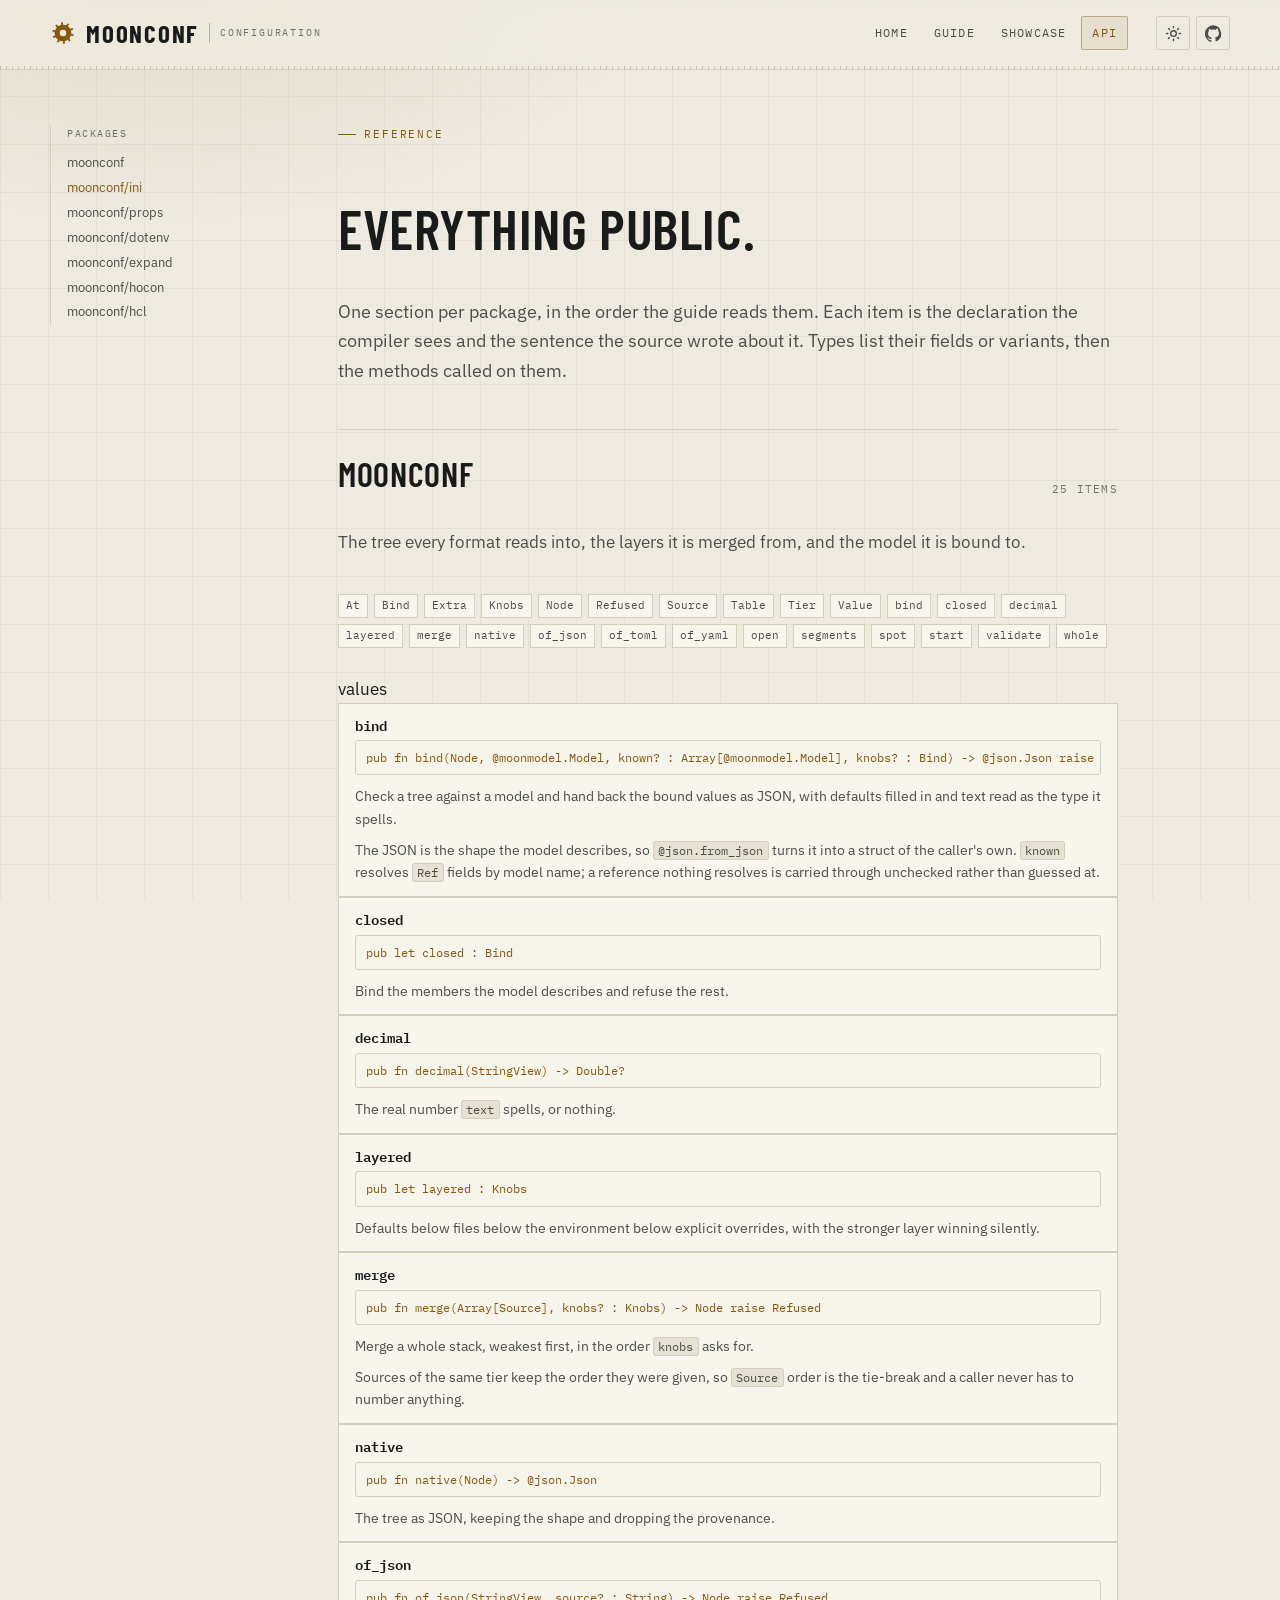
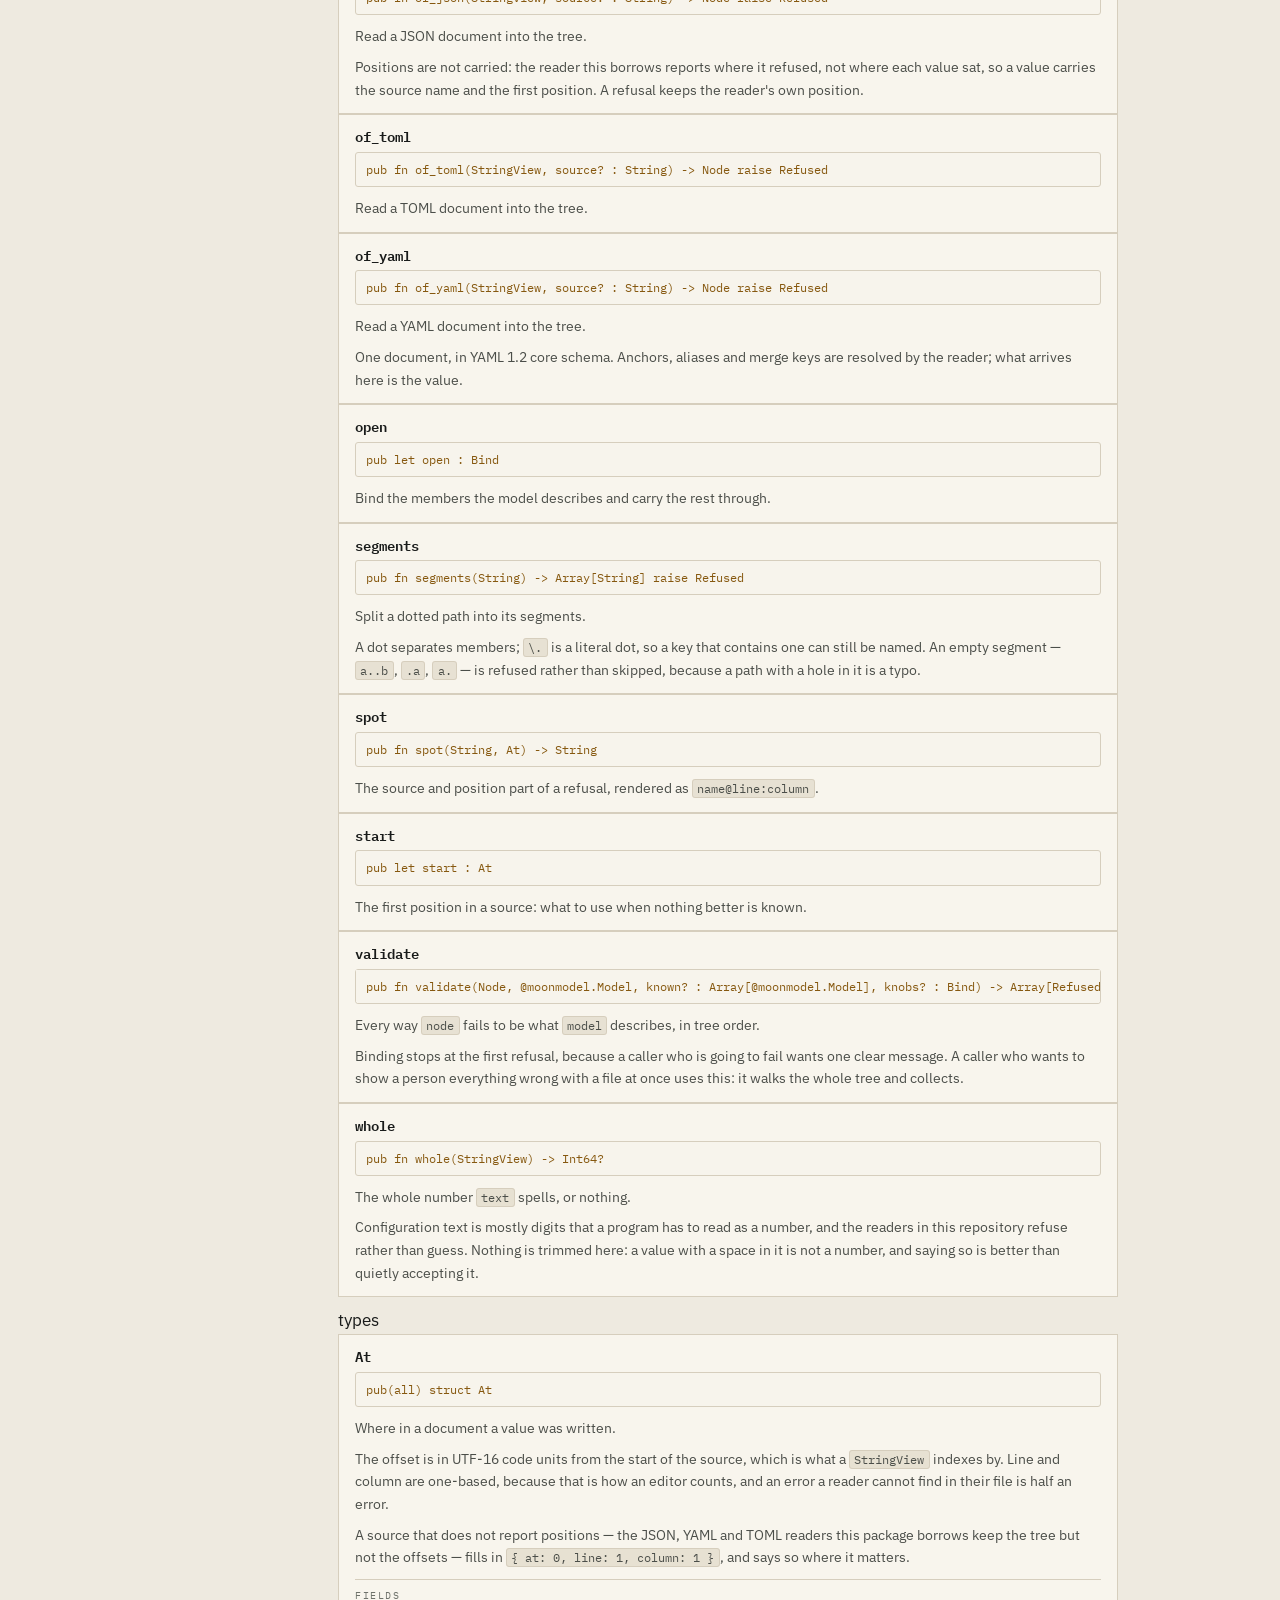
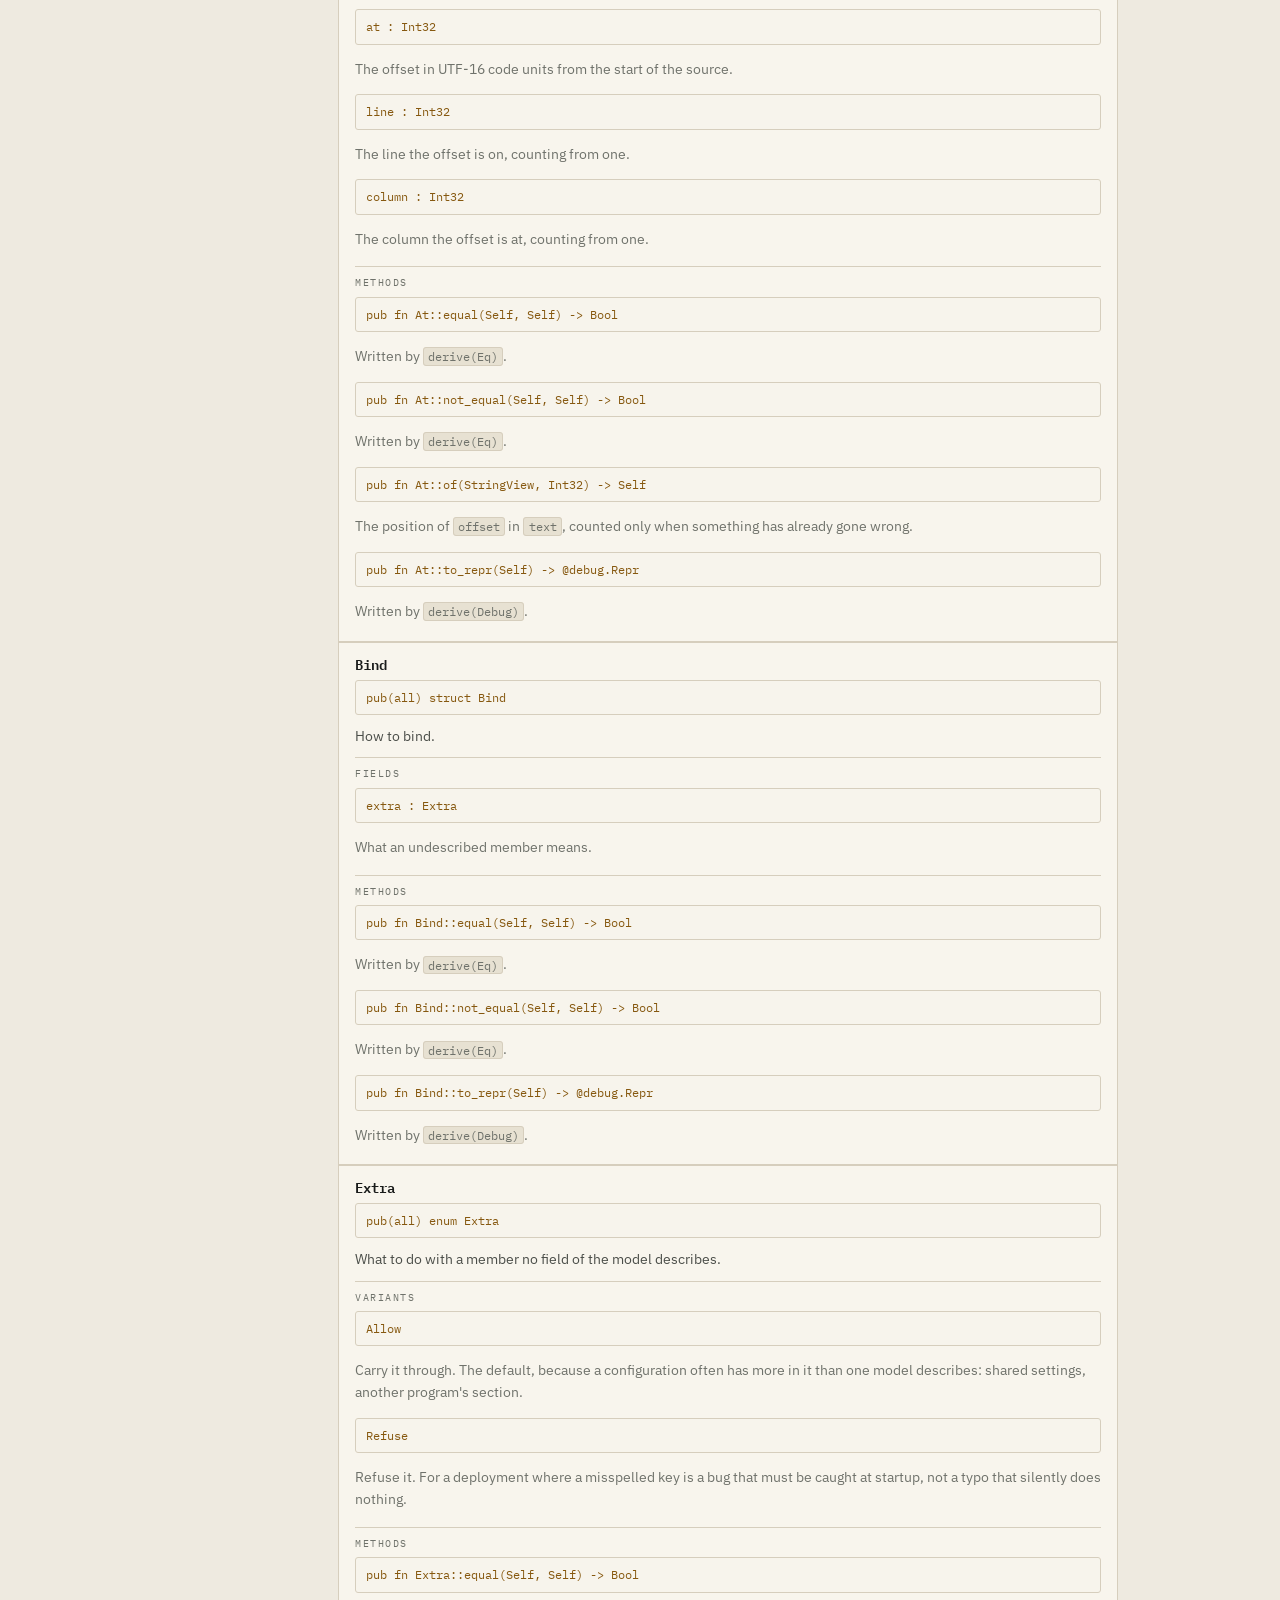
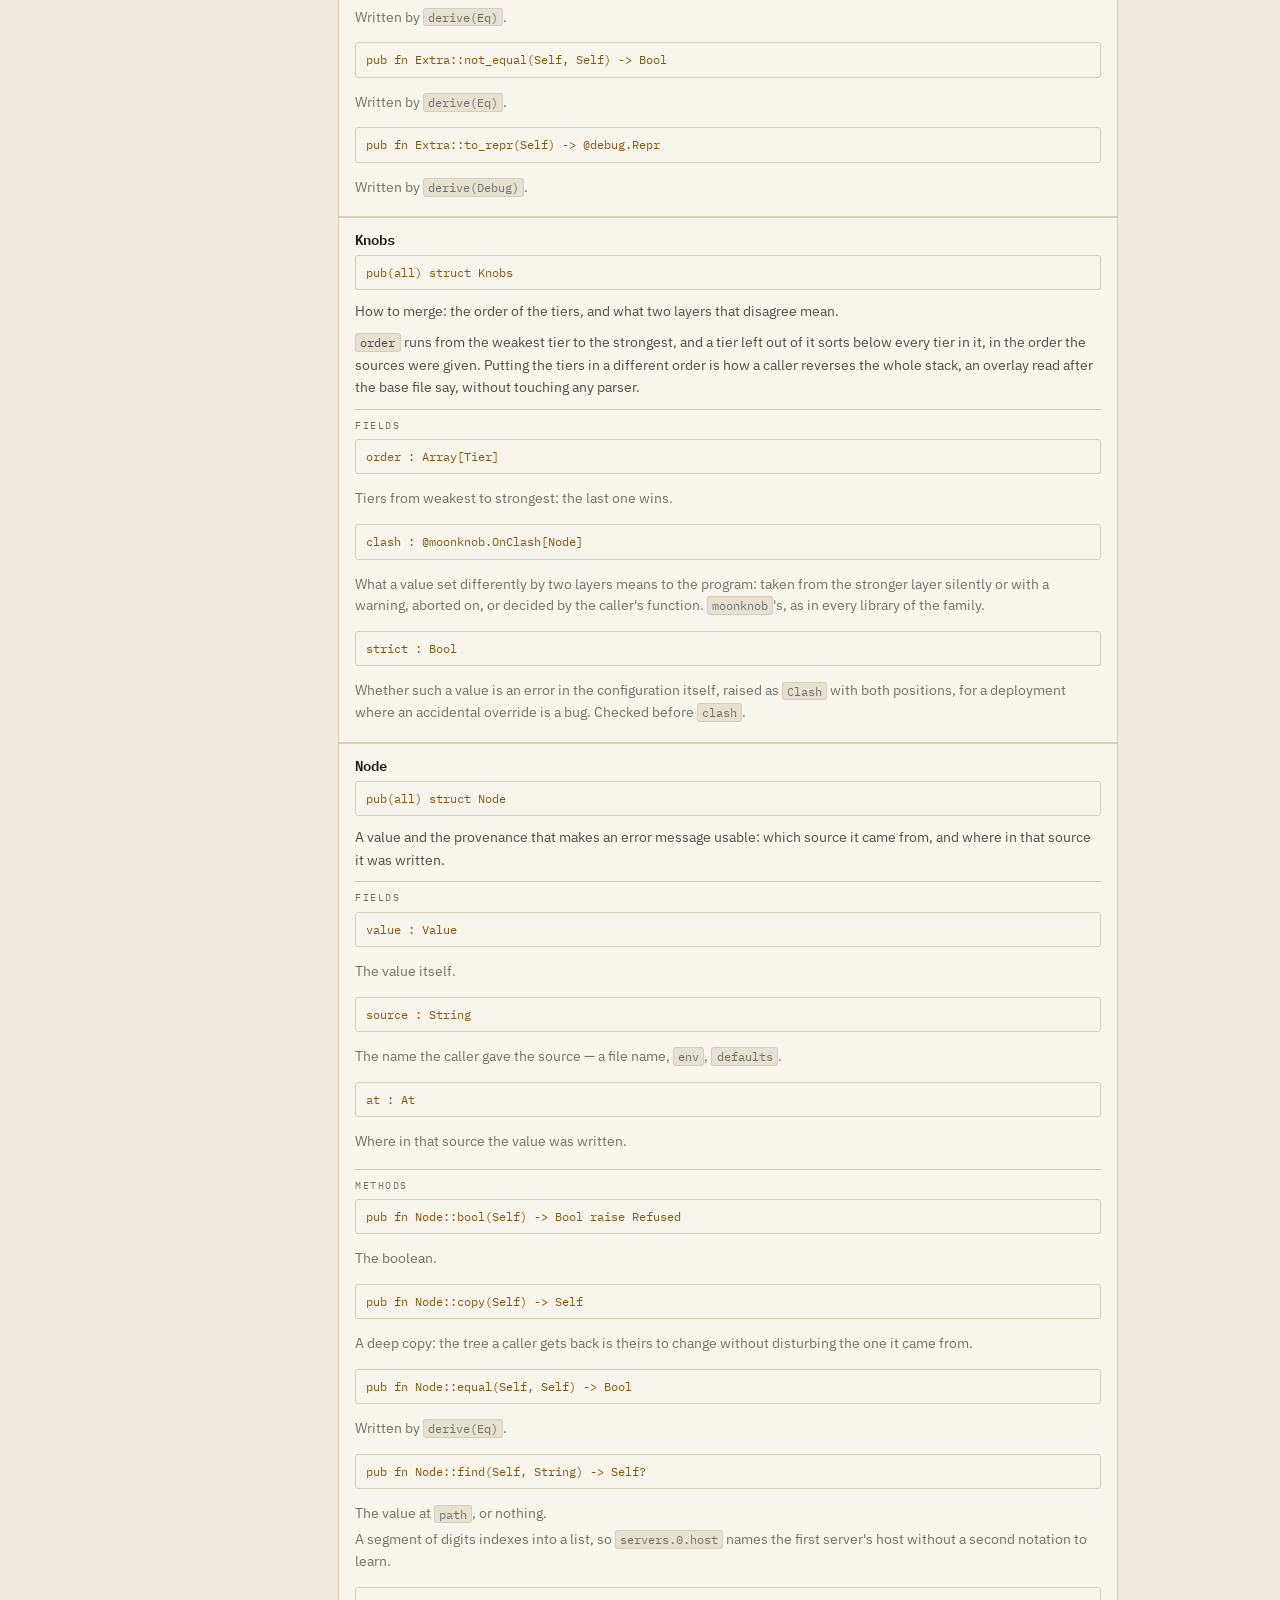
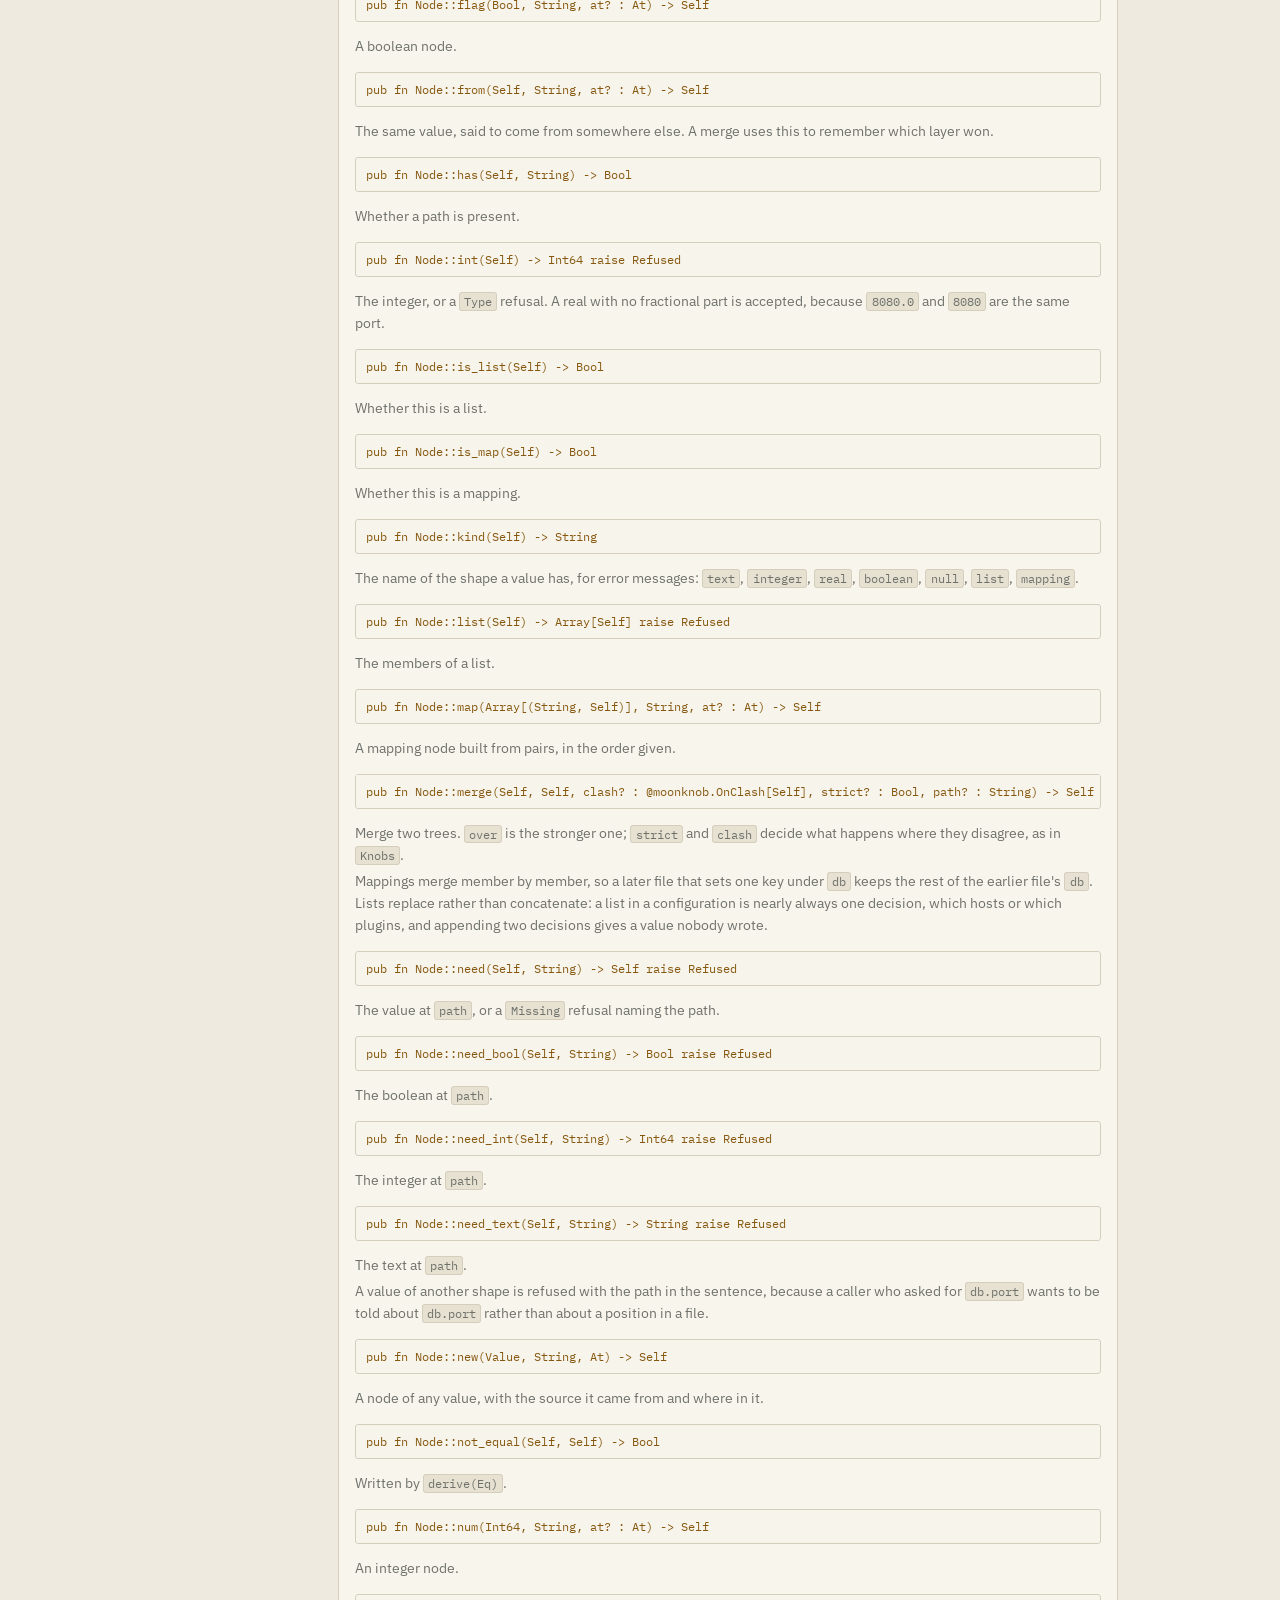
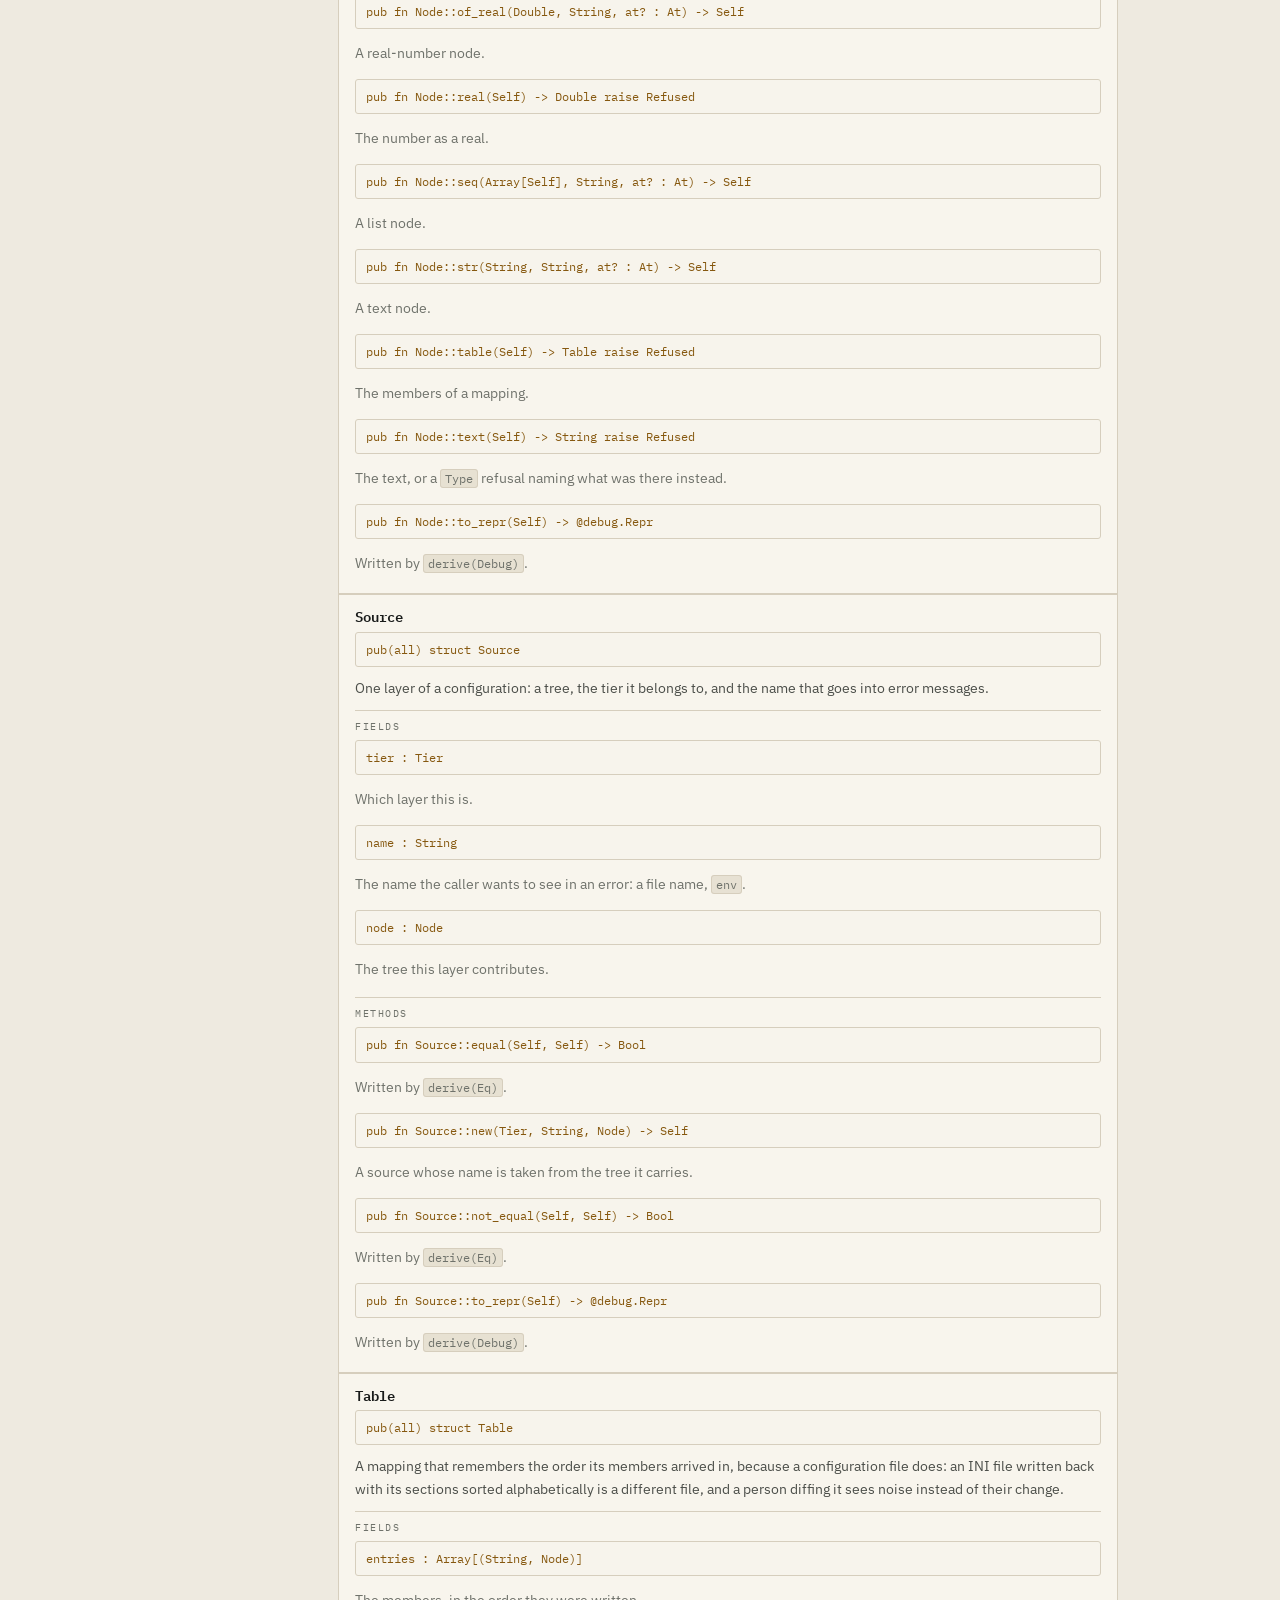
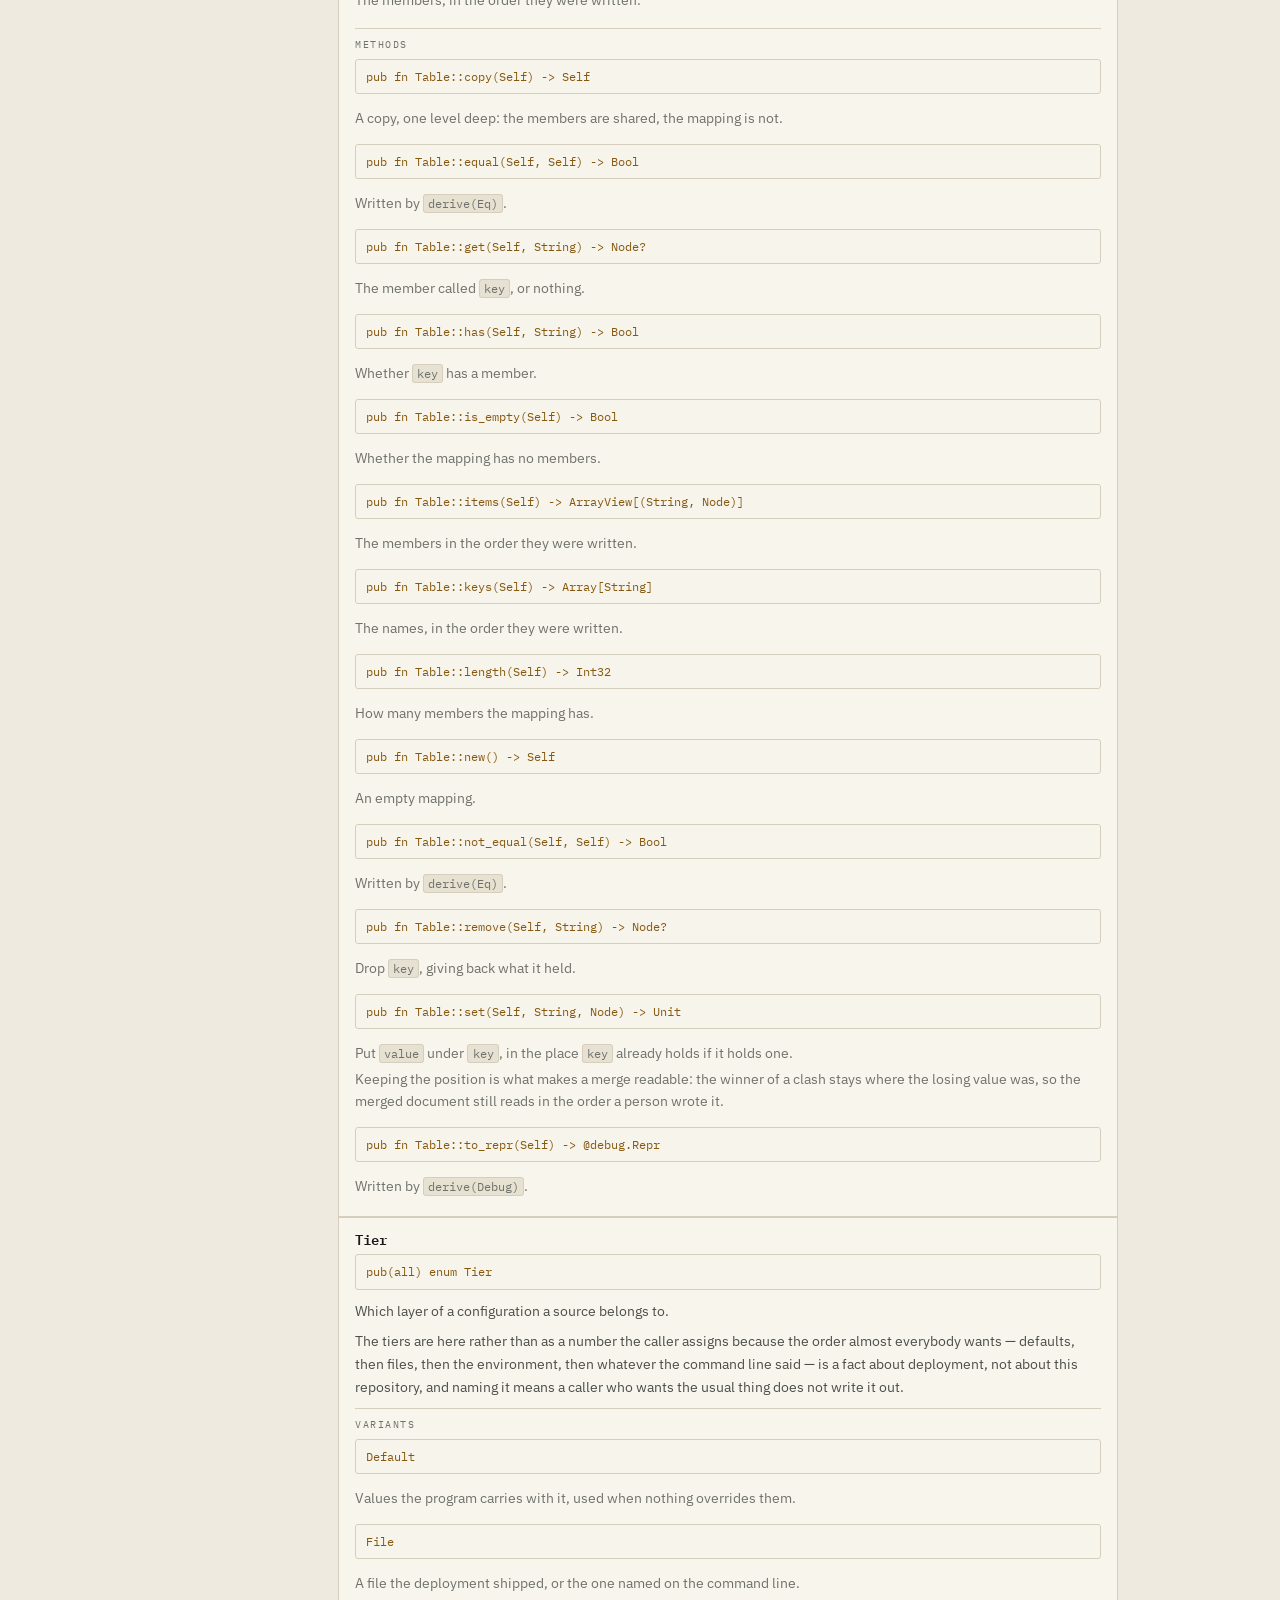
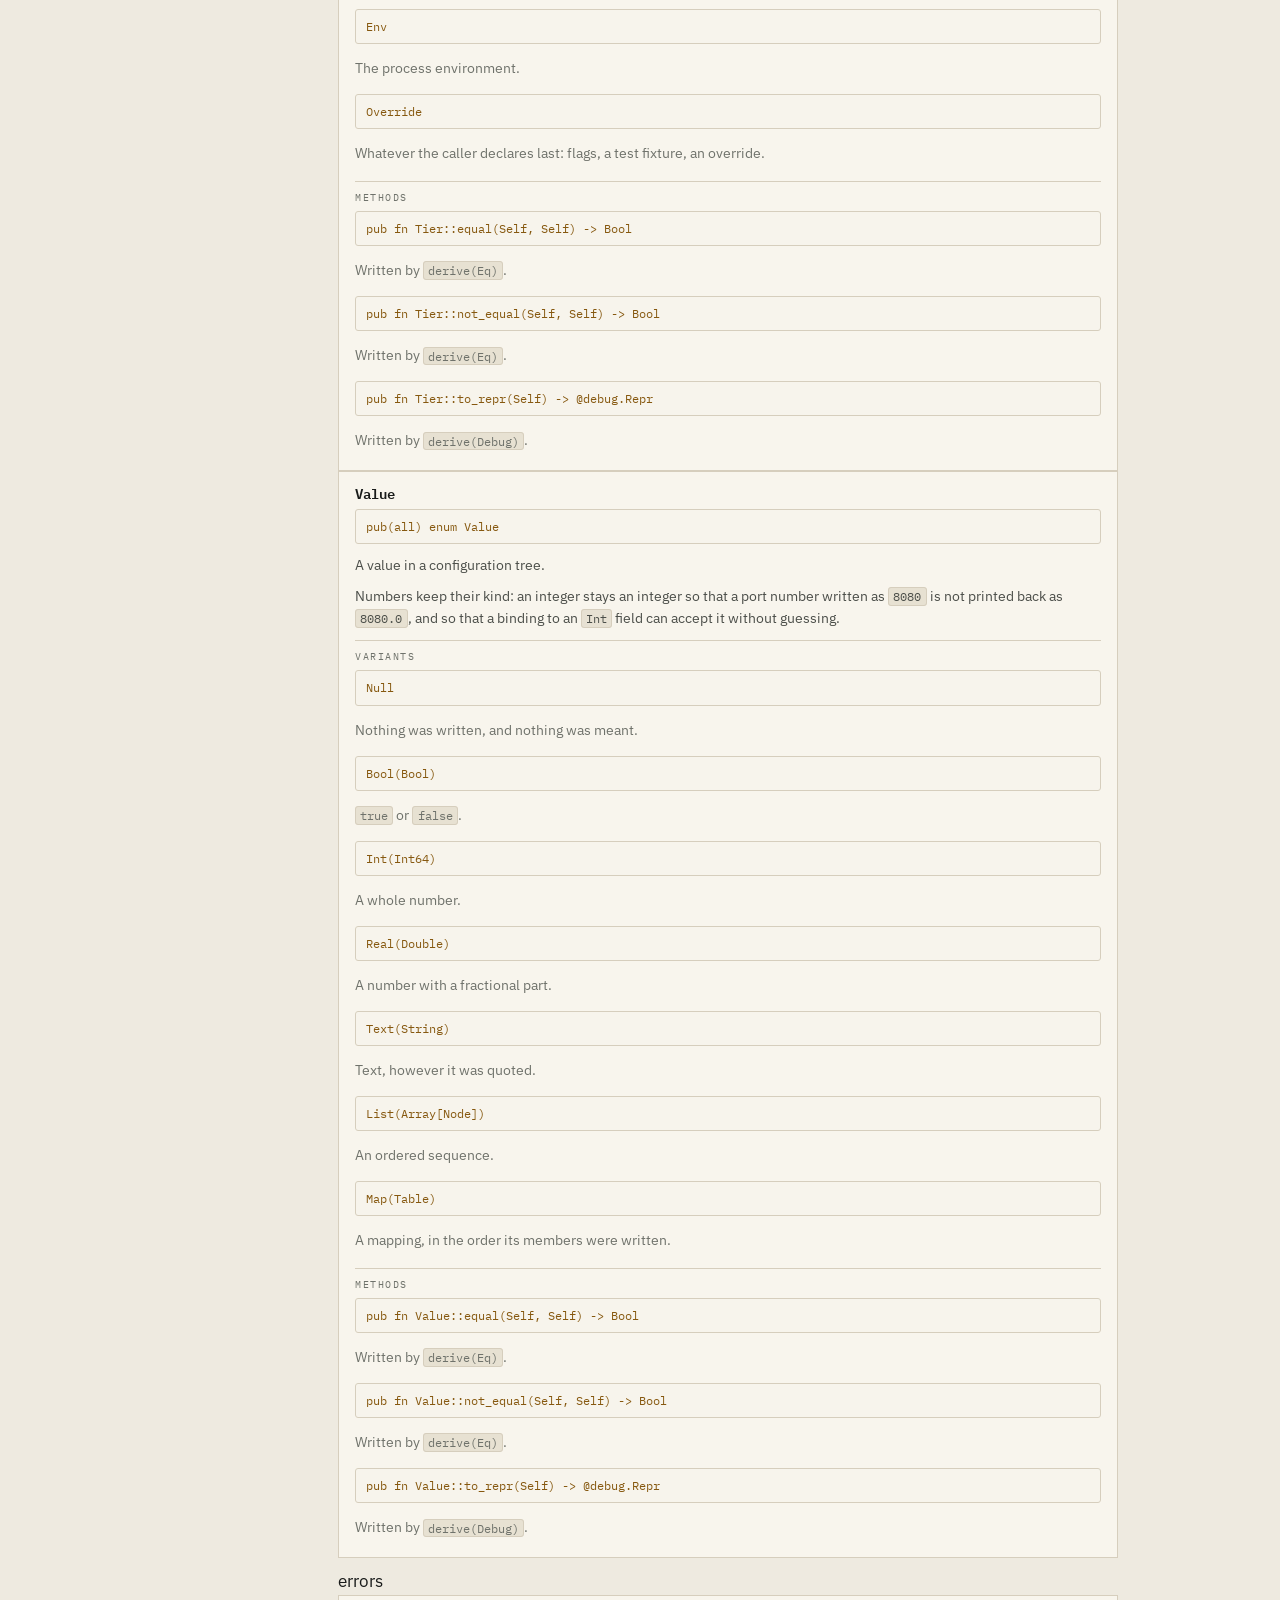
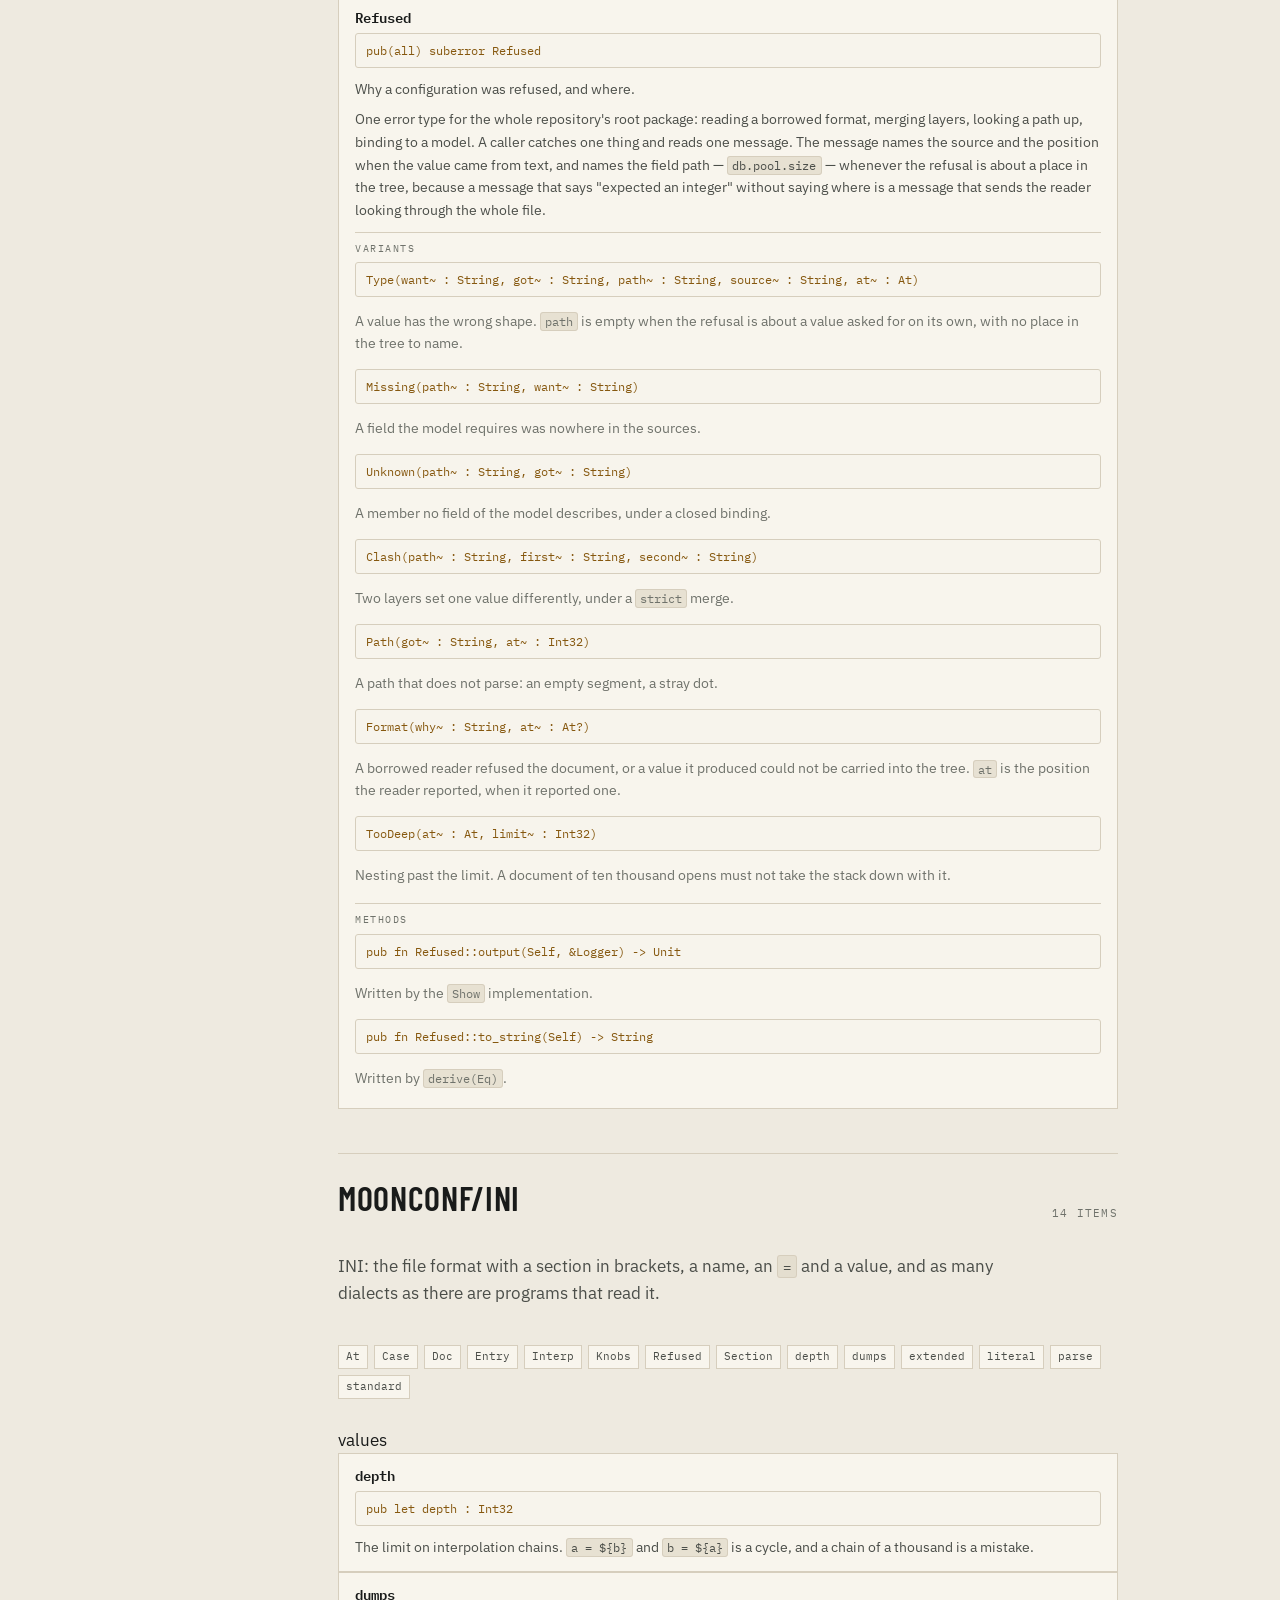
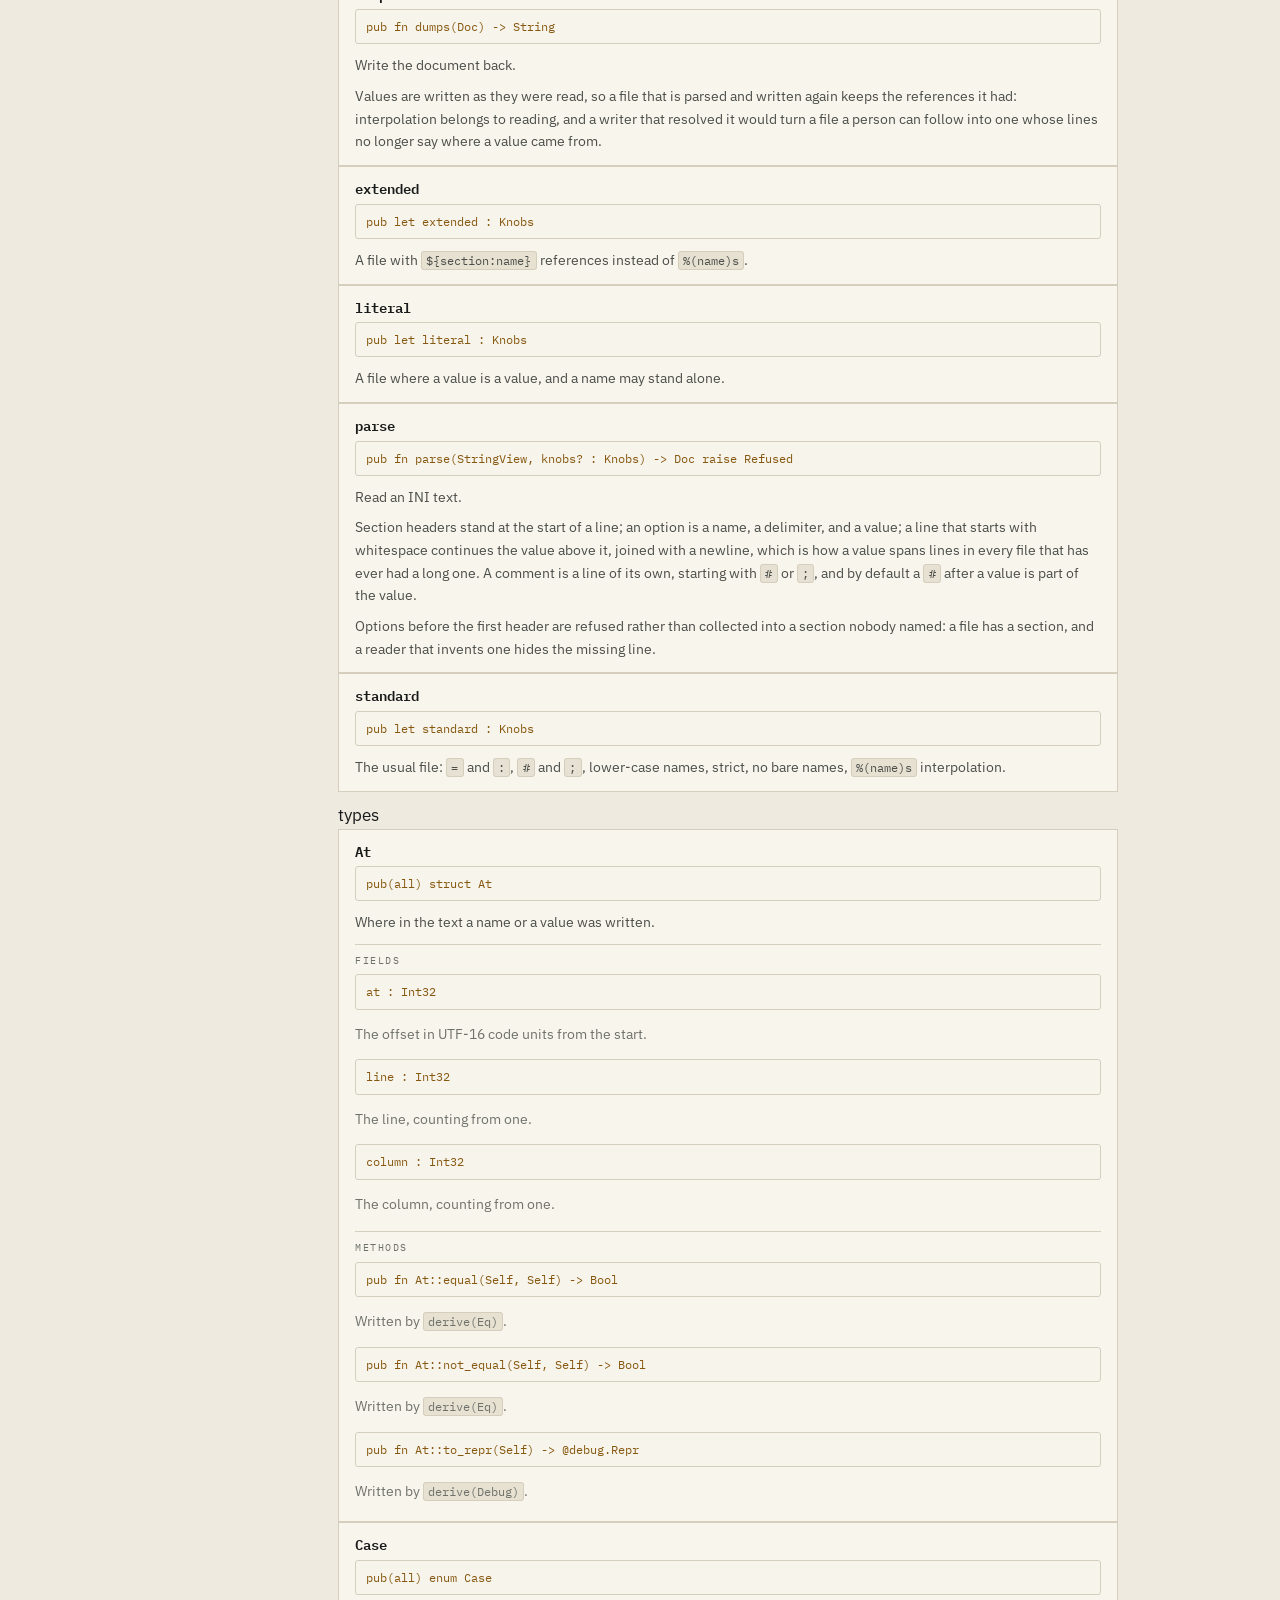
<file: docs/api.html>
<!DOCTYPE html>
<html lang="en">
  <head>
    <meta charset="utf-8" />
    <meta name="viewport" content="width=device-width, initial-scale=1" />
    <title>API — moonconf</title>
    <meta
      name="description"
      content="Every public package, type, value, field, method and error of moonconf, with the sentence its source wrote about it."
    />
    <link rel="stylesheet" href="assets/style.css?v=1" />
    <script type="module" src="assets/scrollbar.js"></script>
    <link
      rel="icon"
      href="data:image/svg+xml,%3Csvg xmlns='http://www.w3.org/2000/svg' viewBox='0 0 32 32'%3E%3Crect width='32' height='32' rx='4' fill='%230e1012'/%3E%3Ccircle cx='16' cy='16' r='8' fill='none' stroke='%23e0a94a' stroke-width='4' stroke-dasharray='3 3'/%3E%3Ccircle cx='16' cy='16' r='2.6' fill='%23e0a94a'/%3E%3C/svg%3E"
    />
    <link rel="preconnect" href="https://fonts.googleapis.com" />
    <link rel="preconnect" href="https://fonts.gstatic.com" crossorigin />
    <link
      href="https://fonts.googleapis.com/css2?family=Barlow+Condensed:wght@500;600;700&family=IBM+Plex+Mono:wght@400;500;600&family=IBM+Plex+Sans:wght@400;500;600&display=swap"
      rel="stylesheet"
    />
    <script>
      (function () {
        try {
          var theme = localStorage.getItem("moonconf-theme");
        } catch (error) {
          theme = null;
        }
        if (!theme) {
          theme = window.matchMedia("(prefers-color-scheme: dark)").matches
            ? "dark"
            : "light";
        }
        document.documentElement.setAttribute("data-theme", theme);
      })();
    </script>
  </head>
  <body>
    <a class="skip" href="#main">Skip to content</a>

    <header class="site-header">
      <div class="inner">
        <a class="wordmark" href="index.html">
          <svg class="gear" viewBox="0 0 32 32" aria-hidden="true">
            <path fill="currentColor" fill-rule="evenodd" d="M26.20 16.00 L26.16 16.90 L29.07 17.82 L28.95 18.58 L28.77 19.34 L28.55 20.08 L25.70 19.15 L24.78 21.19 L24.25 22.00 L23.69 22.70 L25.51 25.16 L24.96 25.70 L24.37 26.21 L23.76 26.68 L22.00 24.25 L20.05 25.36 L19.15 25.70 L18.29 25.94 L18.31 29.00 L17.54 29.11 L16.77 29.18 L16.00 29.20 L16.00 26.20 L13.77 25.95 L12.85 25.70 L12.01 25.39 L10.23 27.87 L9.54 27.51 L8.88 27.12 L8.24 26.68 L10.00 24.25 L8.35 22.75 L7.75 22.00 L7.25 21.25 L4.35 22.21 L4.01 21.52 L3.71 20.81 L3.45 20.08 L6.30 19.15 L5.85 16.96 L5.80 16.00 L5.84 15.10 L2.93 14.18 L3.05 13.42 L3.23 12.66 L3.45 11.92 L6.30 12.85 L7.22 10.81 L7.75 10.00 L8.31 9.30 L6.49 6.84 L7.04 6.30 L7.63 5.79 L8.24 5.32 L10.00 7.75 L11.95 6.64 L12.85 6.30 L13.71 6.06 L13.69 3.00 L14.46 2.89 L15.23 2.82 L16.00 2.80 L16.00 5.80 L18.23 6.05 L19.15 6.30 L19.99 6.61 L21.77 4.13 L22.46 4.49 L23.12 4.88 L23.76 5.32 L22.00 7.75 L23.65 9.25 L24.25 10.00 L24.75 10.75 L27.65 9.79 L27.99 10.48 L28.29 11.19 L28.55 11.92 L25.70 12.85 L26.15 15.04 Z M16.00 12.00 A4 4 0 1 0 16.00 20.00 A4 4 0 1 0 16.00 12.00 Z" />
          </svg>
          <span class="name">moonconf</span>
          <span class="dash" aria-hidden="true"></span>
          <span class="kind">configuration</span>
        </a>
        <nav class="site-nav" aria-label="Main">
          <a href="index.html">Home</a>
          <a href="guide.html">Guide</a>
          <a href="showcase.html">Showcase</a>
          <a href="api.html" aria-current="page">API</a>
        </nav>
        <div class="header-tools">
          <button class="icon-button" type="button" data-theme-toggle aria-label="Switch theme">
            <svg class="icon-sun" viewBox="0 0 24 24" fill="none" stroke="currentColor" stroke-width="2" stroke-linecap="round" aria-hidden="true">
              <circle cx="12" cy="12" r="4" />
              <path d="M12 2v2M12 20v2M4.9 4.9l1.4 1.4M17.7 17.7l1.4 1.4M2 12h2M20 12h2M4.9 19.1l1.4-1.4M17.7 6.3l1.4-1.4" />
            </svg>
            <svg class="icon-moon" viewBox="0 0 24 24" fill="none" stroke="currentColor" stroke-width="2" stroke-linecap="round" aria-hidden="true">
              <path d="M21 12.8A9 9 0 1 1 11.2 3a7 7 0 0 0 9.8 9.8z" />
            </svg>
          </button>
          <a
            class="icon-button"
            href="https://github.com/moonbitstack/moonconf"
            aria-label="GitHub repository"
          >
            <svg viewBox="0 0 24 24" fill="currentColor" aria-hidden="true">
              <path d="M12 .5a12 12 0 0 0-3.8 23.4c.6.1.8-.3.8-.6v-2c-3.3.7-4-1.6-4-1.6-.6-1.4-1.4-1.8-1.4-1.8-1-.7.1-.7.1-.7 1.2.1 1.8 1.2 1.8 1.2 1 1.8 2.8 1.3 3.5 1 .1-.8.4-1.3.8-1.6-2.7-.3-5.5-1.3-5.5-6 0-1.2.5-2.3 1.2-3.1-.1-.3-.5-1.5.1-3.2 0 0 1-.3 3.3 1.2a11.5 11.5 0 0 1 6 0C17.3 4.7 18.3 5 18.3 5c.6 1.7.2 2.9.1 3.2.8.8 1.2 1.9 1.2 3.1 0 4.7-2.8 5.7-5.5 6 .4.4.8 1.1.8 2.2v3.3c0 .3.2.7.8.6A12 12 0 0 0 12 .5z" />
            </svg>
          </a>
        </div>
      </div>
    </header>

    <main id="main" class="wrap">
      <div class="docs-layout">
        <aside class="docs-toc" aria-label="Packages">
          <div class="title">Packages</div>
          <a href="#root">moonconf</a><a href="#ini">moonconf/ini</a><a href="#props">moonconf/props</a><a href="#dotenv">moonconf/dotenv</a><a href="#expand">moonconf/expand</a><a href="#hocon">moonconf/hocon</a><a href="#hcl">moonconf/hcl</a>
        </aside>

        <div class="docs-body">
          <div class="section-head" style="margin-bottom: 26px">
            <div>
              <div class="kicker">Reference</div>
              <h2 style="font-size: clamp(38px, 5vw, 56px)">Everything public.</h2>
            </div>
          </div>
          <p class="lead">
            One section per package, in the order the guide reads them. Each item
            is the declaration the compiler sees and the sentence the source wrote
            about it. Types list their fields or variants, then the methods called
            on them.
          </p>
          <section class="api-package" id="root"><div class="section-head" style="margin-bottom: 18px"><div><h2 style="font-size: 34px">moonconf</h2></div><div class="aside">25 items</div><p>The tree every format reads into, the layers it is merged from, and the model it is bound to.</p></div><div class="api-body"><div class="api-jump"><a href="#root-at">At</a><a href="#root-bind">Bind</a><a href="#root-extra">Extra</a><a href="#root-knobs">Knobs</a><a href="#root-node">Node</a><a href="#root-refused">Refused</a><a href="#root-source">Source</a><a href="#root-table">Table</a><a href="#root-tier">Tier</a><a href="#root-value">Value</a><a href="#root-bind">bind</a><a href="#root-closed">closed</a><a href="#root-decimal">decimal</a><a href="#root-layered">layered</a><a href="#root-merge">merge</a><a href="#root-native">native</a><a href="#root-of_json">of_json</a><a href="#root-of_toml">of_toml</a><a href="#root-of_yaml">of_yaml</a><a href="#root-open">open</a><a href="#root-segments">segments</a><a href="#root-spot">spot</a><a href="#root-start">start</a><a href="#root-validate">validate</a><a href="#root-whole">whole</a></div><div class="api-group"><div class="api-group-label">values</div><article class="api-item" id="root-bind"><h3>bind</h3><code class="api-signature">pub fn bind(Node, @moonmodel.Model, known? : Array[@moonmodel.Model], knobs? : Bind) -&gt; @json.Json raise Refused</code><p>Check a tree against a model and hand back the bound values as JSON, with defaults filled in and text read as the type it spells.</p>
<p>The JSON is the shape the model describes, so <code>@json.from_json</code> turns it into a struct of the caller's own. <code>known</code> resolves <code>Ref</code> fields by model name; a reference nothing resolves is carried through unchecked rather than guessed at.</p></article><article class="api-item" id="root-closed"><h3>closed</h3><code class="api-signature">pub let closed : Bind</code><p>Bind the members the model describes and refuse the rest.</p></article><article class="api-item" id="root-decimal"><h3>decimal</h3><code class="api-signature">pub fn decimal(StringView) -&gt; Double?</code><p>The real number <code>text</code> spells, or nothing.</p></article><article class="api-item" id="root-layered"><h3>layered</h3><code class="api-signature">pub let layered : Knobs</code><p>Defaults below files below the environment below explicit overrides, with the stronger layer winning silently.</p></article><article class="api-item" id="root-merge"><h3>merge</h3><code class="api-signature">pub fn merge(Array[Source], knobs? : Knobs) -&gt; Node raise Refused</code><p>Merge a whole stack, weakest first, in the order <code>knobs</code> asks for.</p>
<p>Sources of the same tier keep the order they were given, so <code>Source</code> order is the tie-break and a caller never has to number anything.</p></article><article class="api-item" id="root-native"><h3>native</h3><code class="api-signature">pub fn native(Node) -&gt; @json.Json</code><p>The tree as JSON, keeping the shape and dropping the provenance.</p></article><article class="api-item" id="root-of_json"><h3>of_json</h3><code class="api-signature">pub fn of_json(StringView, source? : String) -&gt; Node raise Refused</code><p>Read a JSON document into the tree.</p>
<p>Positions are not carried: the reader this borrows reports where it refused, not where each value sat, so a value carries the source name and the first position. A refusal keeps the reader's own position.</p></article><article class="api-item" id="root-of_toml"><h3>of_toml</h3><code class="api-signature">pub fn of_toml(StringView, source? : String) -&gt; Node raise Refused</code><p>Read a TOML document into the tree.</p></article><article class="api-item" id="root-of_yaml"><h3>of_yaml</h3><code class="api-signature">pub fn of_yaml(StringView, source? : String) -&gt; Node raise Refused</code><p>Read a YAML document into the tree.</p>
<p>One document, in YAML 1.2 core schema. Anchors, aliases and merge keys are resolved by the reader; what arrives here is the value.</p></article><article class="api-item" id="root-open"><h3>open</h3><code class="api-signature">pub let open : Bind</code><p>Bind the members the model describes and carry the rest through.</p></article><article class="api-item" id="root-segments"><h3>segments</h3><code class="api-signature">pub fn segments(String) -&gt; Array[String] raise Refused</code><p>Split a dotted path into its segments.</p>
<p>A dot separates members; <code>\.</code> is a literal dot, so a key that contains one can still be named. An empty segment — <code>a..b</code>, <code>.a</code>, <code>a.</code> — is refused rather than skipped, because a path with a hole in it is a typo.</p></article><article class="api-item" id="root-spot"><h3>spot</h3><code class="api-signature">pub fn spot(String, At) -&gt; String</code><p>The source and position part of a refusal, rendered as <code>name@line:column</code>.</p></article><article class="api-item" id="root-start"><h3>start</h3><code class="api-signature">pub let start : At</code><p>The first position in a source: what to use when nothing better is known.</p></article><article class="api-item" id="root-validate"><h3>validate</h3><code class="api-signature">pub fn validate(Node, @moonmodel.Model, known? : Array[@moonmodel.Model], knobs? : Bind) -&gt; Array[Refused]</code><p>Every way <code>node</code> fails to be what <code>model</code> describes, in tree order.</p>
<p>Binding stops at the first refusal, because a caller who is going to fail wants one clear message. A caller who wants to show a person everything wrong with a file at once uses this: it walks the whole tree and collects.</p></article><article class="api-item" id="root-whole"><h3>whole</h3><code class="api-signature">pub fn whole(StringView) -&gt; Int64?</code><p>The whole number <code>text</code> spells, or nothing.</p>
<p>Configuration text is mostly digits that a program has to read as a number, and the readers in this repository refuse rather than guess. Nothing is trimmed here: a value with a space in it is not a number, and saying so is better than quietly accepting it.</p></article></div><div class="api-group"><div class="api-group-label">types</div><article class="api-item" id="root-at"><h3>At</h3><code class="api-signature">pub(all) struct At</code><p>Where in a document a value was written.</p>
<p>The offset is in UTF-16 code units from the start of the source, which is what a <code>StringView</code> indexes by. Line and column are one-based, because that is how an editor counts, and an error a reader cannot find in their file is half an error.</p>
<p>A source that does not report positions — the JSON, YAML and TOML readers this package borrows keep the tree but not the offsets — fills in <code>{ at: 0, line: 1, column: 1 }</code>, and says so where it matters.</p><div class="api-members"><div class="api-label">Fields</div><ul><li><span class="api-member"><code class="api-signature">at : Int32</code></span><p>The offset in UTF-16 code units from the start of the source.</p></li><li><span class="api-member"><code class="api-signature">line : Int32</code></span><p>The line the offset is on, counting from one.</p></li><li><span class="api-member"><code class="api-signature">column : Int32</code></span><p>The column the offset is at, counting from one.</p></li></ul></div><div class="api-members"><div class="api-label">Methods</div><ul><li><span class="api-member"><code class="api-signature">pub fn At::equal(Self, Self) -&gt; Bool</code></span><p>Written by <code>derive(Eq)</code>.</p></li><li><span class="api-member"><code class="api-signature">pub fn At::not_equal(Self, Self) -&gt; Bool</code></span><p>Written by <code>derive(Eq)</code>.</p></li><li><span class="api-member"><code class="api-signature">pub fn At::of(StringView, Int32) -&gt; Self</code></span><p>The position of <code>offset</code> in <code>text</code>, counted only when something has already gone wrong.</p></li><li><span class="api-member"><code class="api-signature">pub fn At::to_repr(Self) -&gt; @debug.Repr</code></span><p>Written by <code>derive(Debug)</code>.</p></li></ul></div></article><article class="api-item" id="root-bind"><h3>Bind</h3><code class="api-signature">pub(all) struct Bind</code><p>How to bind.</p><div class="api-members"><div class="api-label">Fields</div><ul><li><span class="api-member"><code class="api-signature">extra : Extra</code></span><p>What an undescribed member means.</p></li></ul></div><div class="api-members"><div class="api-label">Methods</div><ul><li><span class="api-member"><code class="api-signature">pub fn Bind::equal(Self, Self) -&gt; Bool</code></span><p>Written by <code>derive(Eq)</code>.</p></li><li><span class="api-member"><code class="api-signature">pub fn Bind::not_equal(Self, Self) -&gt; Bool</code></span><p>Written by <code>derive(Eq)</code>.</p></li><li><span class="api-member"><code class="api-signature">pub fn Bind::to_repr(Self) -&gt; @debug.Repr</code></span><p>Written by <code>derive(Debug)</code>.</p></li></ul></div></article><article class="api-item" id="root-extra"><h3>Extra</h3><code class="api-signature">pub(all) enum Extra</code><p>What to do with a member no field of the model describes.</p><div class="api-members"><div class="api-label">Variants</div><ul><li><span class="api-member"><code class="api-signature">Allow</code></span><p>Carry it through. The default, because a configuration often has more in it than one model describes: shared settings, another program's section.</p></li><li><span class="api-member"><code class="api-signature">Refuse</code></span><p>Refuse it. For a deployment where a misspelled key is a bug that must be caught at startup, not a typo that silently does nothing.</p></li></ul></div><div class="api-members"><div class="api-label">Methods</div><ul><li><span class="api-member"><code class="api-signature">pub fn Extra::equal(Self, Self) -&gt; Bool</code></span><p>Written by <code>derive(Eq)</code>.</p></li><li><span class="api-member"><code class="api-signature">pub fn Extra::not_equal(Self, Self) -&gt; Bool</code></span><p>Written by <code>derive(Eq)</code>.</p></li><li><span class="api-member"><code class="api-signature">pub fn Extra::to_repr(Self) -&gt; @debug.Repr</code></span><p>Written by <code>derive(Debug)</code>.</p></li></ul></div></article><article class="api-item" id="root-knobs"><h3>Knobs</h3><code class="api-signature">pub(all) struct Knobs</code><p>How to merge: the order of the tiers, and what two layers that disagree mean.</p>
<p><code>order</code> runs from the weakest tier to the strongest, and a tier left out of it sorts below every tier in it, in the order the sources were given. Putting the tiers in a different order is how a caller reverses the whole stack, an overlay read after the base file say, without touching any parser.</p><div class="api-members"><div class="api-label">Fields</div><ul><li><span class="api-member"><code class="api-signature">order : Array[Tier]</code></span><p>Tiers from weakest to strongest: the last one wins.</p></li><li><span class="api-member"><code class="api-signature">clash : @moonknob.OnClash[Node]</code></span><p>What a value set differently by two layers means to the program: taken from the stronger layer silently or with a warning, aborted on, or decided by the caller's function. <code>moonknob</code>'s, as in every library of the family.</p></li><li><span class="api-member"><code class="api-signature">strict : Bool</code></span><p>Whether such a value is an error in the configuration itself, raised as <code>Clash</code> with both positions, for a deployment where an accidental override is a bug. Checked before <code>clash</code>.</p></li></ul></div></article><article class="api-item" id="root-node"><h3>Node</h3><code class="api-signature">pub(all) struct Node</code><p>A value and the provenance that makes an error message usable: which source it came from, and where in that source it was written.</p><div class="api-members"><div class="api-label">Fields</div><ul><li><span class="api-member"><code class="api-signature">value : Value</code></span><p>The value itself.</p></li><li><span class="api-member"><code class="api-signature">source : String</code></span><p>The name the caller gave the source — a file name, <code>env</code>, <code>defaults</code>.</p></li><li><span class="api-member"><code class="api-signature">at : At</code></span><p>Where in that source the value was written.</p></li></ul></div><div class="api-members"><div class="api-label">Methods</div><ul><li><span class="api-member"><code class="api-signature">pub fn Node::bool(Self) -&gt; Bool raise Refused</code></span><p>The boolean.</p></li><li><span class="api-member"><code class="api-signature">pub fn Node::copy(Self) -&gt; Self</code></span><p>A deep copy: the tree a caller gets back is theirs to change without disturbing the one it came from.</p></li><li><span class="api-member"><code class="api-signature">pub fn Node::equal(Self, Self) -&gt; Bool</code></span><p>Written by <code>derive(Eq)</code>.</p></li><li><span class="api-member"><code class="api-signature">pub fn Node::find(Self, String) -&gt; Self?</code></span><p>The value at <code>path</code>, or nothing.</p>
<p>A segment of digits indexes into a list, so <code>servers.0.host</code> names the first server's host without a second notation to learn.</p></li><li><span class="api-member"><code class="api-signature">pub fn Node::flag(Bool, String, at? : At) -&gt; Self</code></span><p>A boolean node.</p></li><li><span class="api-member"><code class="api-signature">pub fn Node::from(Self, String, at? : At) -&gt; Self</code></span><p>The same value, said to come from somewhere else. A merge uses this to remember which layer won.</p></li><li><span class="api-member"><code class="api-signature">pub fn Node::has(Self, String) -&gt; Bool</code></span><p>Whether a path is present.</p></li><li><span class="api-member"><code class="api-signature">pub fn Node::int(Self) -&gt; Int64 raise Refused</code></span><p>The integer, or a <code>Type</code> refusal. A real with no fractional part is accepted, because <code>8080.0</code> and <code>8080</code> are the same port.</p></li><li><span class="api-member"><code class="api-signature">pub fn Node::is_list(Self) -&gt; Bool</code></span><p>Whether this is a list.</p></li><li><span class="api-member"><code class="api-signature">pub fn Node::is_map(Self) -&gt; Bool</code></span><p>Whether this is a mapping.</p></li><li><span class="api-member"><code class="api-signature">pub fn Node::kind(Self) -&gt; String</code></span><p>The name of the shape a value has, for error messages: <code>text</code>, <code>integer</code>, <code>real</code>, <code>boolean</code>, <code>null</code>, <code>list</code>, <code>mapping</code>.</p></li><li><span class="api-member"><code class="api-signature">pub fn Node::list(Self) -&gt; Array[Self] raise Refused</code></span><p>The members of a list.</p></li><li><span class="api-member"><code class="api-signature">pub fn Node::map(Array[(String, Self)], String, at? : At) -&gt; Self</code></span><p>A mapping node built from pairs, in the order given.</p></li><li><span class="api-member"><code class="api-signature">pub fn Node::merge(Self, Self, clash? : @moonknob.OnClash[Self], strict? : Bool, path? : String) -&gt; Self raise Refused</code></span><p>Merge two trees. <code>over</code> is the stronger one; <code>strict</code> and <code>clash</code> decide what happens where they disagree, as in <code>Knobs</code>.</p>
<p>Mappings merge member by member, so a later file that sets one key under <code>db</code> keeps the rest of the earlier file's <code>db</code>. Lists replace rather than concatenate: a list in a configuration is nearly always one decision, which hosts or which plugins, and appending two decisions gives a value nobody wrote.</p></li><li><span class="api-member"><code class="api-signature">pub fn Node::need(Self, String) -&gt; Self raise Refused</code></span><p>The value at <code>path</code>, or a <code>Missing</code> refusal naming the path.</p></li><li><span class="api-member"><code class="api-signature">pub fn Node::need_bool(Self, String) -&gt; Bool raise Refused</code></span><p>The boolean at <code>path</code>.</p></li><li><span class="api-member"><code class="api-signature">pub fn Node::need_int(Self, String) -&gt; Int64 raise Refused</code></span><p>The integer at <code>path</code>.</p></li><li><span class="api-member"><code class="api-signature">pub fn Node::need_text(Self, String) -&gt; String raise Refused</code></span><p>The text at <code>path</code>.</p>
<p>A value of another shape is refused with the path in the sentence, because a caller who asked for <code>db.port</code> wants to be told about <code>db.port</code> rather than about a position in a file.</p></li><li><span class="api-member"><code class="api-signature">pub fn Node::new(Value, String, At) -&gt; Self</code></span><p>A node of any value, with the source it came from and where in it.</p></li><li><span class="api-member"><code class="api-signature">pub fn Node::not_equal(Self, Self) -&gt; Bool</code></span><p>Written by <code>derive(Eq)</code>.</p></li><li><span class="api-member"><code class="api-signature">pub fn Node::num(Int64, String, at? : At) -&gt; Self</code></span><p>An integer node.</p></li><li><span class="api-member"><code class="api-signature">pub fn Node::of_real(Double, String, at? : At) -&gt; Self</code></span><p>A real-number node.</p></li><li><span class="api-member"><code class="api-signature">pub fn Node::real(Self) -&gt; Double raise Refused</code></span><p>The number as a real.</p></li><li><span class="api-member"><code class="api-signature">pub fn Node::seq(Array[Self], String, at? : At) -&gt; Self</code></span><p>A list node.</p></li><li><span class="api-member"><code class="api-signature">pub fn Node::str(String, String, at? : At) -&gt; Self</code></span><p>A text node.</p></li><li><span class="api-member"><code class="api-signature">pub fn Node::table(Self) -&gt; Table raise Refused</code></span><p>The members of a mapping.</p></li><li><span class="api-member"><code class="api-signature">pub fn Node::text(Self) -&gt; String raise Refused</code></span><p>The text, or a <code>Type</code> refusal naming what was there instead.</p></li><li><span class="api-member"><code class="api-signature">pub fn Node::to_repr(Self) -&gt; @debug.Repr</code></span><p>Written by <code>derive(Debug)</code>.</p></li></ul></div></article><article class="api-item" id="root-source"><h3>Source</h3><code class="api-signature">pub(all) struct Source</code><p>One layer of a configuration: a tree, the tier it belongs to, and the name that goes into error messages.</p><div class="api-members"><div class="api-label">Fields</div><ul><li><span class="api-member"><code class="api-signature">tier : Tier</code></span><p>Which layer this is.</p></li><li><span class="api-member"><code class="api-signature">name : String</code></span><p>The name the caller wants to see in an error: a file name, <code>env</code>.</p></li><li><span class="api-member"><code class="api-signature">node : Node</code></span><p>The tree this layer contributes.</p></li></ul></div><div class="api-members"><div class="api-label">Methods</div><ul><li><span class="api-member"><code class="api-signature">pub fn Source::equal(Self, Self) -&gt; Bool</code></span><p>Written by <code>derive(Eq)</code>.</p></li><li><span class="api-member"><code class="api-signature">pub fn Source::new(Tier, String, Node) -&gt; Self</code></span><p>A source whose name is taken from the tree it carries.</p></li><li><span class="api-member"><code class="api-signature">pub fn Source::not_equal(Self, Self) -&gt; Bool</code></span><p>Written by <code>derive(Eq)</code>.</p></li><li><span class="api-member"><code class="api-signature">pub fn Source::to_repr(Self) -&gt; @debug.Repr</code></span><p>Written by <code>derive(Debug)</code>.</p></li></ul></div></article><article class="api-item" id="root-table"><h3>Table</h3><code class="api-signature">pub(all) struct Table</code><p>A mapping that remembers the order its members arrived in, because a configuration file does: an INI file written back with its sections sorted alphabetically is a different file, and a person diffing it sees noise instead of their change.</p><div class="api-members"><div class="api-label">Fields</div><ul><li><span class="api-member"><code class="api-signature">entries : Array[(String, Node)]</code></span><p>The members, in the order they were written.</p></li></ul></div><div class="api-members"><div class="api-label">Methods</div><ul><li><span class="api-member"><code class="api-signature">pub fn Table::copy(Self) -&gt; Self</code></span><p>A copy, one level deep: the members are shared, the mapping is not.</p></li><li><span class="api-member"><code class="api-signature">pub fn Table::equal(Self, Self) -&gt; Bool</code></span><p>Written by <code>derive(Eq)</code>.</p></li><li><span class="api-member"><code class="api-signature">pub fn Table::get(Self, String) -&gt; Node?</code></span><p>The member called <code>key</code>, or nothing.</p></li><li><span class="api-member"><code class="api-signature">pub fn Table::has(Self, String) -&gt; Bool</code></span><p>Whether <code>key</code> has a member.</p></li><li><span class="api-member"><code class="api-signature">pub fn Table::is_empty(Self) -&gt; Bool</code></span><p>Whether the mapping has no members.</p></li><li><span class="api-member"><code class="api-signature">pub fn Table::items(Self) -&gt; ArrayView[(String, Node)]</code></span><p>The members in the order they were written.</p></li><li><span class="api-member"><code class="api-signature">pub fn Table::keys(Self) -&gt; Array[String]</code></span><p>The names, in the order they were written.</p></li><li><span class="api-member"><code class="api-signature">pub fn Table::length(Self) -&gt; Int32</code></span><p>How many members the mapping has.</p></li><li><span class="api-member"><code class="api-signature">pub fn Table::new() -&gt; Self</code></span><p>An empty mapping.</p></li><li><span class="api-member"><code class="api-signature">pub fn Table::not_equal(Self, Self) -&gt; Bool</code></span><p>Written by <code>derive(Eq)</code>.</p></li><li><span class="api-member"><code class="api-signature">pub fn Table::remove(Self, String) -&gt; Node?</code></span><p>Drop <code>key</code>, giving back what it held.</p></li><li><span class="api-member"><code class="api-signature">pub fn Table::set(Self, String, Node) -&gt; Unit</code></span><p>Put <code>value</code> under <code>key</code>, in the place <code>key</code> already holds if it holds one.</p>
<p>Keeping the position is what makes a merge readable: the winner of a clash stays where the losing value was, so the merged document still reads in the order a person wrote it.</p></li><li><span class="api-member"><code class="api-signature">pub fn Table::to_repr(Self) -&gt; @debug.Repr</code></span><p>Written by <code>derive(Debug)</code>.</p></li></ul></div></article><article class="api-item" id="root-tier"><h3>Tier</h3><code class="api-signature">pub(all) enum Tier</code><p>Which layer of a configuration a source belongs to.</p>
<p>The tiers are here rather than as a number the caller assigns because the order almost everybody wants — defaults, then files, then the environment, then whatever the command line said — is a fact about deployment, not about this repository, and naming it means a caller who wants the usual thing does not write it out.</p><div class="api-members"><div class="api-label">Variants</div><ul><li><span class="api-member"><code class="api-signature">Default</code></span><p>Values the program carries with it, used when nothing overrides them.</p></li><li><span class="api-member"><code class="api-signature">File</code></span><p>A file the deployment shipped, or the one named on the command line.</p></li><li><span class="api-member"><code class="api-signature">Env</code></span><p>The process environment.</p></li><li><span class="api-member"><code class="api-signature">Override</code></span><p>Whatever the caller declares last: flags, a test fixture, an override.</p></li></ul></div><div class="api-members"><div class="api-label">Methods</div><ul><li><span class="api-member"><code class="api-signature">pub fn Tier::equal(Self, Self) -&gt; Bool</code></span><p>Written by <code>derive(Eq)</code>.</p></li><li><span class="api-member"><code class="api-signature">pub fn Tier::not_equal(Self, Self) -&gt; Bool</code></span><p>Written by <code>derive(Eq)</code>.</p></li><li><span class="api-member"><code class="api-signature">pub fn Tier::to_repr(Self) -&gt; @debug.Repr</code></span><p>Written by <code>derive(Debug)</code>.</p></li></ul></div></article><article class="api-item" id="root-value"><h3>Value</h3><code class="api-signature">pub(all) enum Value</code><p>A value in a configuration tree.</p>
<p>Numbers keep their kind: an integer stays an integer so that a port number written as <code>8080</code> is not printed back as <code>8080.0</code>, and so that a binding to an <code>Int</code> field can accept it without guessing.</p><div class="api-members"><div class="api-label">Variants</div><ul><li><span class="api-member"><code class="api-signature">Null</code></span><p>Nothing was written, and nothing was meant.</p></li><li><span class="api-member"><code class="api-signature">Bool(Bool)</code></span><p><code>true</code> or <code>false</code>.</p></li><li><span class="api-member"><code class="api-signature">Int(Int64)</code></span><p>A whole number.</p></li><li><span class="api-member"><code class="api-signature">Real(Double)</code></span><p>A number with a fractional part.</p></li><li><span class="api-member"><code class="api-signature">Text(String)</code></span><p>Text, however it was quoted.</p></li><li><span class="api-member"><code class="api-signature">List(Array[Node])</code></span><p>An ordered sequence.</p></li><li><span class="api-member"><code class="api-signature">Map(Table)</code></span><p>A mapping, in the order its members were written.</p></li></ul></div><div class="api-members"><div class="api-label">Methods</div><ul><li><span class="api-member"><code class="api-signature">pub fn Value::equal(Self, Self) -&gt; Bool</code></span><p>Written by <code>derive(Eq)</code>.</p></li><li><span class="api-member"><code class="api-signature">pub fn Value::not_equal(Self, Self) -&gt; Bool</code></span><p>Written by <code>derive(Eq)</code>.</p></li><li><span class="api-member"><code class="api-signature">pub fn Value::to_repr(Self) -&gt; @debug.Repr</code></span><p>Written by <code>derive(Debug)</code>.</p></li></ul></div></article></div><div class="api-group"><div class="api-group-label">errors</div><article class="api-item" id="root-refused"><h3>Refused</h3><code class="api-signature">pub(all) suberror Refused</code><p>Why a configuration was refused, and where.</p>
<p>One error type for the whole repository's root package: reading a borrowed format, merging layers, looking a path up, binding to a model. A caller catches one thing and reads one message. The message names the source and the position when the value came from text, and names the field path — <code>db.pool.size</code> — whenever the refusal is about a place in the tree, because a message that says "expected an integer" without saying where is a message that sends the reader looking through the whole file.</p><div class="api-members"><div class="api-label">Variants</div><ul><li><span class="api-member"><code class="api-signature">Type(want~ : String, got~ : String, path~ : String, source~ : String, at~ : At)</code></span><p>A value has the wrong shape. <code>path</code> is empty when the refusal is about a value asked for on its own, with no place in the tree to name.</p></li><li><span class="api-member"><code class="api-signature">Missing(path~ : String, want~ : String)</code></span><p>A field the model requires was nowhere in the sources.</p></li><li><span class="api-member"><code class="api-signature">Unknown(path~ : String, got~ : String)</code></span><p>A member no field of the model describes, under a closed binding.</p></li><li><span class="api-member"><code class="api-signature">Clash(path~ : String, first~ : String, second~ : String)</code></span><p>Two layers set one value differently, under a <code>strict</code> merge.</p></li><li><span class="api-member"><code class="api-signature">Path(got~ : String, at~ : Int32)</code></span><p>A path that does not parse: an empty segment, a stray dot.</p></li><li><span class="api-member"><code class="api-signature">Format(why~ : String, at~ : At?)</code></span><p>A borrowed reader refused the document, or a value it produced could not be carried into the tree. <code>at</code> is the position the reader reported, when it reported one.</p></li><li><span class="api-member"><code class="api-signature">TooDeep(at~ : At, limit~ : Int32)</code></span><p>Nesting past the limit. A document of ten thousand opens must not take the stack down with it.</p></li></ul></div><div class="api-members"><div class="api-label">Methods</div><ul><li><span class="api-member"><code class="api-signature">pub fn Refused::output(Self, &amp;Logger) -&gt; Unit</code></span><p>Written by the <code>Show</code> implementation.</p></li><li><span class="api-member"><code class="api-signature">pub fn Refused::to_string(Self) -&gt; String</code></span><p>Written by <code>derive(Eq)</code>.</p></li></ul></div></article></div></div></section><section class="api-package" id="ini"><div class="section-head" style="margin-bottom: 18px"><div><h2 style="font-size: 34px">moonconf/ini</h2></div><div class="aside">14 items</div><p>INI: the file format with a section in brackets, a name, an <code>=</code> and a value, and as many dialects as there are programs that read it.</p></div><div class="api-body"><div class="api-jump"><a href="#ini-at">At</a><a href="#ini-case">Case</a><a href="#ini-doc">Doc</a><a href="#ini-entry">Entry</a><a href="#ini-interp">Interp</a><a href="#ini-knobs">Knobs</a><a href="#ini-refused">Refused</a><a href="#ini-section">Section</a><a href="#ini-depth">depth</a><a href="#ini-dumps">dumps</a><a href="#ini-extended">extended</a><a href="#ini-literal">literal</a><a href="#ini-parse">parse</a><a href="#ini-standard">standard</a></div><div class="api-group"><div class="api-group-label">values</div><article class="api-item" id="ini-depth"><h3>depth</h3><code class="api-signature">pub let depth : Int32</code><p>The limit on interpolation chains. <code>a = ${b}</code> and <code>b = ${a}</code> is a cycle, and a chain of a thousand is a mistake.</p></article><article class="api-item" id="ini-dumps"><h3>dumps</h3><code class="api-signature">pub fn dumps(Doc) -&gt; String</code><p>Write the document back.</p>
<p>Values are written as they were read, so a file that is parsed and written again keeps the references it had: interpolation belongs to reading, and a writer that resolved it would turn a file a person can follow into one whose lines no longer say where a value came from.</p></article><article class="api-item" id="ini-extended"><h3>extended</h3><code class="api-signature">pub let extended : Knobs</code><p>A file with <code>${section:name}</code> references instead of <code>%(name)s</code>.</p></article><article class="api-item" id="ini-literal"><h3>literal</h3><code class="api-signature">pub let literal : Knobs</code><p>A file where a value is a value, and a name may stand alone.</p></article><article class="api-item" id="ini-parse"><h3>parse</h3><code class="api-signature">pub fn parse(StringView, knobs? : Knobs) -&gt; Doc raise Refused</code><p>Read an INI text.</p>
<p>Section headers stand at the start of a line; an option is a name, a delimiter, and a value; a line that starts with whitespace continues the value above it, joined with a newline, which is how a value spans lines in every file that has ever had a long one. A comment is a line of its own, starting with <code>#</code> or <code>;</code>, and by default a <code>#</code> after a value is part of the value.</p>
<p>Options before the first header are refused rather than collected into a section nobody named: a file has a section, and a reader that invents one hides the missing line.</p></article><article class="api-item" id="ini-standard"><h3>standard</h3><code class="api-signature">pub let standard : Knobs</code><p>The usual file: <code>=</code> and <code>:</code>, <code>#</code> and <code>;</code>, lower-case names, strict, no bare names, <code>%(name)s</code> interpolation.</p></article></div><div class="api-group"><div class="api-group-label">types</div><article class="api-item" id="ini-at"><h3>At</h3><code class="api-signature">pub(all) struct At</code><p>Where in the text a name or a value was written.</p><div class="api-members"><div class="api-label">Fields</div><ul><li><span class="api-member"><code class="api-signature">at : Int32</code></span><p>The offset in UTF-16 code units from the start.</p></li><li><span class="api-member"><code class="api-signature">line : Int32</code></span><p>The line, counting from one.</p></li><li><span class="api-member"><code class="api-signature">column : Int32</code></span><p>The column, counting from one.</p></li></ul></div><div class="api-members"><div class="api-label">Methods</div><ul><li><span class="api-member"><code class="api-signature">pub fn At::equal(Self, Self) -&gt; Bool</code></span><p>Written by <code>derive(Eq)</code>.</p></li><li><span class="api-member"><code class="api-signature">pub fn At::not_equal(Self, Self) -&gt; Bool</code></span><p>Written by <code>derive(Eq)</code>.</p></li><li><span class="api-member"><code class="api-signature">pub fn At::to_repr(Self) -&gt; @debug.Repr</code></span><p>Written by <code>derive(Debug)</code>.</p></li></ul></div></article><article class="api-item" id="ini-case"><h3>Case</h3><code class="api-signature">pub(all) enum Case</code><p>What happens to the case of an option name.</p>
<p>Section names keep theirs, because two sections that differ only in case are two sections; option names are folded by default, because <code>Port</code> and <code>port</code> in one section are the same setting written twice, and a reader that treats them as two silently keeps a value nobody can find.</p><div class="api-members"><div class="api-label">Variants</div><ul><li><span class="api-member"><code class="api-signature">Lower</code></span><p>Fold to lower case. The default.</p></li><li><span class="api-member"><code class="api-signature">Preserve</code></span><p>Leave as written.</p></li><li><span class="api-member"><code class="api-signature">Upper</code></span><p>Fold to upper case.</p></li></ul></div><div class="api-members"><div class="api-label">Methods</div><ul><li><span class="api-member"><code class="api-signature">pub fn Case::equal(Self, Self) -&gt; Bool</code></span><p>Written by <code>derive(Eq)</code>.</p></li><li><span class="api-member"><code class="api-signature">pub fn Case::not_equal(Self, Self) -&gt; Bool</code></span><p>Written by <code>derive(Eq)</code>.</p></li><li><span class="api-member"><code class="api-signature">pub fn Case::to_repr(Self) -&gt; @debug.Repr</code></span><p>Written by <code>derive(Debug)</code>.</p></li></ul></div></article><article class="api-item" id="ini-doc"><h3>Doc</h3><code class="api-signature">pub(all) struct Doc</code><p>A whole document: its sections, in the order they were written.</p><div class="api-members"><div class="api-label">Fields</div><ul><li><span class="api-member"><code class="api-signature">sections : Array[Section]</code></span><p>The sections, the default one first when it is there.</p></li><li><span class="api-member"><code class="api-signature">knobs : Knobs</code></span><p>The knobs the document was read with, which its lookups need.</p></li></ul></div><div class="api-members"><div class="api-label">Methods</div><ul><li><span class="api-member"><code class="api-signature">pub fn Doc::equal(Self, Self) -&gt; Bool</code></span><p>Written by <code>derive(Eq)</code>.</p></li><li><span class="api-member"><code class="api-signature">pub fn Doc::get(Self, String, String) -&gt; String raise Refused</code></span><p>The value, with its references resolved.</p>
<p>The lookup order is the one every INI reader shares: the section named, then the default section. A name in neither is <code>NoOption</code>, and a reference to a name in neither is an <code>Interpolation</code> refusal naming the reference, because the two mistakes are different: one is a setting that was never written, the other is a setting written in a way that points at nothing.</p></li><li><span class="api-member"><code class="api-signature">pub fn Doc::get_or(Self, String, String, String) -&gt; String raise Refused</code></span><p>The value, with a fallback for a name that is not there.</p></li><li><span class="api-member"><code class="api-signature">pub fn Doc::has_option(Self, String, String) -&gt; Bool</code></span><p>Whether the name has a value, in the section or in the defaults.</p></li><li><span class="api-member"><code class="api-signature">pub fn Doc::has_section(Self, String) -&gt; Bool</code></span><p>Whether the document has that section.</p></li><li><span class="api-member"><code class="api-signature">pub fn Doc::not_equal(Self, Self) -&gt; Bool</code></span><p>Written by <code>derive(Eq)</code>.</p></li><li><span class="api-member"><code class="api-signature">pub fn Doc::options(Self, String) -&gt; Array[String] raise Refused</code></span><p>The names a section answers to, in the order they were written: its own options, then the defaults it inherits and does not override.</p>
<p>The defaults are in the list because they are what a lookup finds; a reader that listed only the lines under the header would hide half the settings a program can read.</p></li><li><span class="api-member"><code class="api-signature">pub fn Doc::raw(Self, String, String) -&gt; String? raise Refused</code></span><p>The value as written, without interpolation.</p></li><li><span class="api-member"><code class="api-signature">pub fn Doc::sections(Self) -&gt; Array[String]</code></span><p>The names of the sections, in the order they were written.</p>
<p>The default section is not among them: it is where every section falls back to, not a section a program reads on its own.</p></li><li><span class="api-member"><code class="api-signature">pub fn Doc::to_repr(Self) -&gt; @debug.Repr</code></span><p>Written by <code>derive(Debug)</code>.</p></li><li><span class="api-member"><code class="api-signature">pub fn Doc::tree(Self, source? : String) -&gt; @moonconf.Node raise Refused</code></span><p>The document as the shared tree: one mapping per section, with the defaults folded into every section that does not override them.</p>
<p>The values are interpolated, because a caller taking the tree is taking the answers rather than the lines. A file that refers to another value is a file that means the value it refers to.</p></li></ul></div></article><article class="api-item" id="ini-entry"><h3>Entry</h3><code class="api-signature">pub(all) struct Entry</code><p>One name and its value, as written.</p><div class="api-members"><div class="api-label">Fields</div><ul><li><span class="api-member"><code class="api-signature">name : String</code></span><p>The name, with its case folded as the knobs ask.</p></li><li><span class="api-member"><code class="api-signature">value : String</code></span><p>The value, as written: continuation lines joined with newlines, and no interpolation applied.</p></li><li><span class="api-member"><code class="api-signature">at : At</code></span><p>Where the name was written.</p></li></ul></div><div class="api-members"><div class="api-label">Methods</div><ul><li><span class="api-member"><code class="api-signature">pub fn Entry::equal(Self, Self) -&gt; Bool</code></span><p>Written by <code>derive(Eq)</code>.</p></li><li><span class="api-member"><code class="api-signature">pub fn Entry::not_equal(Self, Self) -&gt; Bool</code></span><p>Written by <code>derive(Eq)</code>.</p></li><li><span class="api-member"><code class="api-signature">pub fn Entry::to_repr(Self) -&gt; @debug.Repr</code></span><p>Written by <code>derive(Debug)</code>.</p></li></ul></div></article><article class="api-item" id="ini-interp"><h3>Interp</h3><code class="api-signature">pub(all) enum Interp</code><p>How a value refers to another value.</p><div class="api-members"><div class="api-label">Variants</div><ul><li><span class="api-member"><code class="api-signature">None_</code></span><p>A value is a value.</p></li><li><span class="api-member"><code class="api-signature">Basic</code></span><p><code>%(name)s</code>, taken from the same section, then from the defaults, and <code>%%</code> for a literal percent sign. The default, because it is what the oldest files in the wild use.</p></li><li><span class="api-member"><code class="api-signature">Extended</code></span><p><code>${name}</code>, or <code>${section:name}</code>, and <code>$$</code> for a literal dollar sign.</p></li></ul></div><div class="api-members"><div class="api-label">Methods</div><ul><li><span class="api-member"><code class="api-signature">pub fn Interp::equal(Self, Self) -&gt; Bool</code></span><p>Written by <code>derive(Eq)</code>.</p></li><li><span class="api-member"><code class="api-signature">pub fn Interp::not_equal(Self, Self) -&gt; Bool</code></span><p>Written by <code>derive(Eq)</code>.</p></li><li><span class="api-member"><code class="api-signature">pub fn Interp::to_repr(Self) -&gt; @debug.Repr</code></span><p>Written by <code>derive(Debug)</code>.</p></li></ul></div></article><article class="api-item" id="ini-knobs"><h3>Knobs</h3><code class="api-signature">pub(all) struct Knobs</code><p>How to read an INI text.</p>
<p>The defaults are the ones a file in the wild is written for: <code>=</code> and <code>:</code> both separate, <code>#</code> and <code>;</code> start a comment line, option names are folded to lower case, a repeated name is an error, and <code>%(name)s</code> is interpolated. Every one of those is a switch because the format never had a specification, and a reader that cannot be told what a file means is a reader that cannot read half of them.</p><div class="api-members"><div class="api-label">Fields</div><ul><li><span class="api-member"><code class="api-signature">delimiters : String</code></span><p>The characters that separate a name from its value.</p></li><li><span class="api-member"><code class="api-signature">comment : String</code></span><p>The characters that start a comment line.</p></li><li><span class="api-member"><code class="api-signature">inline_comment : String</code></span><p>The characters that start a comment after a value, once whitespace comes before them. Empty by default: <code>value ; note</code> is a value with a semicolon in it unless the reader is told otherwise.</p></li><li><span class="api-member"><code class="api-signature">case : Case</code></span><p>What happens to the case of an option name.</p></li><li><span class="api-member"><code class="api-signature">strict : Bool</code></span><p>Whether a repeated section or option is an error.</p></li><li><span class="api-member"><code class="api-signature">allow_no_value : Bool</code></span><p>Whether a name with no value at all is allowed, as in a file of flags.</p></li><li><span class="api-member"><code class="api-signature">empty_lines_in_values : Bool</code></span><p>Whether a blank line inside an indented block belongs to the value.</p></li><li><span class="api-member"><code class="api-signature">interp : Interp</code></span><p>How a value refers to another value.</p></li><li><span class="api-member"><code class="api-signature">default_section : String</code></span><p>The section whose values every other section falls back to.</p></li></ul></div><div class="api-members"><div class="api-label">Methods</div><ul><li><span class="api-member"><code class="api-signature">pub fn Knobs::equal(Self, Self) -&gt; Bool</code></span><p>Written by <code>derive(Eq)</code>.</p></li><li><span class="api-member"><code class="api-signature">pub fn Knobs::not_equal(Self, Self) -&gt; Bool</code></span><p>Written by <code>derive(Eq)</code>.</p></li><li><span class="api-member"><code class="api-signature">pub fn Knobs::to_repr(Self) -&gt; @debug.Repr</code></span><p>Written by <code>derive(Debug)</code>.</p></li></ul></div></article><article class="api-item" id="ini-section"><h3>Section</h3><code class="api-signature">pub(all) struct Section</code><p>One section, in the order its options were written.</p><div class="api-members"><div class="api-label">Fields</div><ul><li><span class="api-member"><code class="api-signature">name : String</code></span><p>The name between the brackets.</p></li><li><span class="api-member"><code class="api-signature">options : Array[Entry]</code></span><p>The options, in the order they were written.</p></li><li><span class="api-member"><code class="api-signature">at : At</code></span><p>Where the header was written.</p></li></ul></div><div class="api-members"><div class="api-label">Methods</div><ul><li><span class="api-member"><code class="api-signature">pub fn Section::equal(Self, Self) -&gt; Bool</code></span><p>Written by <code>derive(Eq)</code>.</p></li><li><span class="api-member"><code class="api-signature">pub fn Section::not_equal(Self, Self) -&gt; Bool</code></span><p>Written by <code>derive(Eq)</code>.</p></li><li><span class="api-member"><code class="api-signature">pub fn Section::to_repr(Self) -&gt; @debug.Repr</code></span><p>Written by <code>derive(Debug)</code>.</p></li></ul></div></article></div><div class="api-group"><div class="api-group-label">errors</div><article class="api-item" id="ini-refused"><h3>Refused</h3><code class="api-signature">pub(all) suberror Refused</code><p>Why an INI text was refused.</p><div class="api-members"><div class="api-label">Variants</div><ul><li><span class="api-member"><code class="api-signature">MissingSection(at~ : At)</code></span><p>An option outside any section. A file whose first line is <code>key=value</code> is missing its <code>[section]</code>, and saying so beats inventing one.</p></li><li><span class="api-member"><code class="api-signature">BadSection(at~ : At, got~ : String)</code></span><p>A section header with no <code>]</code>, or with text after it.</p></li><li><span class="api-member"><code class="api-signature">DuplicateSection(at~ : At, name~ : String)</code></span><p>A section header written twice, under the policy that refuses that.</p></li><li><span class="api-member"><code class="api-signature">DuplicateOption(at~ : At, name~ : String)</code></span><p>A name written twice in one section, under the policy that refuses that.</p></li><li><span class="api-member"><code class="api-signature">BadLine(at~ : At, got~ : String)</code></span><p>A line that is neither a section, an option, nor a continuation.</p></li><li><span class="api-member"><code class="api-signature">NoSection(section~ : String)</code></span><p>A lookup in a section that is not in the document.</p></li><li><span class="api-member"><code class="api-signature">NoOption(section~ : String, option~ : String)</code></span><p>A lookup of a name that is in neither the section nor the defaults.</p></li><li><span class="api-member"><code class="api-signature">Interpolation(why~ : String, at~ : At)</code></span><p><code>%</code> or <code>${</code> that does not make sense, or a name it refers to that is not there.</p></li><li><span class="api-member"><code class="api-signature">TooDeep(at~ : At, limit~ : Int32)</code></span><p>Nesting past the limit.</p></li></ul></div><div class="api-members"><div class="api-label">Methods</div><ul><li><span class="api-member"><code class="api-signature">pub fn Refused::output(Self, &amp;Logger) -&gt; Unit</code></span><p>Written by the <code>Show</code> implementation.</p></li><li><span class="api-member"><code class="api-signature">pub fn Refused::to_string(Self) -&gt; String</code></span><p>Written by <code>derive(Eq)</code>.</p></li></ul></div></article></div></div></section><section class="api-package" id="props"><div class="section-head" style="margin-bottom: 18px"><div><h2 style="font-size: 34px">moonconf/props</h2></div><div class="aside">7 items</div><p>Java properties: the file format a <code>Properties</code> object has been writing since 1996, and every <code>messages.properties</code> in every jar since.</p></div><div class="api-body"><div class="api-jump"><a href="#props-at">At</a><a href="#props-doc">Doc</a><a href="#props-pair">Pair</a><a href="#props-refused">Refused</a><a href="#props-dumps">dumps</a><a href="#props-load">load</a><a href="#props-parse">parse</a></div><div class="api-group"><div class="api-group-label">values</div><article class="api-item" id="props-dumps"><h3>dumps</h3><code class="api-signature">pub fn dumps(Doc, comment? : String) -&gt; String</code><p>Write the pairs back, as <code>store</code> does: one <code>key=value</code> per line, escapes for everything outside printable ASCII, and a <code>#</code> comment first when there is one.</p>
<p>The pairs are written in the order they were read, once each, which is what a person diffing two files wants; the writer this follows writes them in hash order, which is not an order at all.</p></article><article class="api-item" id="props-load"><h3>load</h3><code class="api-signature">pub fn load(BytesView) -&gt; Doc raise Refused</code><p>Read a properties file from bytes, as <code>load(InputStream)</code> does: ISO-8859-1, one byte to one character, with <code>\uXXXX</code> for everything else.</p></article><article class="api-item" id="props-parse"><h3>parse</h3><code class="api-signature">pub fn parse(StringView) -&gt; Doc raise Refused</code><p>Read a properties text into its pairs.</p>
<p>The grammar is <code>java.util.Properties</code>': a key, a separator that may be <code>=</code>, <code>:</code> or whitespace, and a value; <code>#</code> or <code>!</code> starting a comment line; a line that ends in an odd number of backslashes continuing on the next; and <code>\uXXXX</code> for a character the encoding cannot carry.</p>
<p>A continuation joins with no character between the halves, and the leading whitespace of the continued line is dropped, which is what makes a long value wrap without changing.</p></article></div><div class="api-group"><div class="api-group-label">types</div><article class="api-item" id="props-at"><h3>At</h3><code class="api-signature">pub(all) struct At</code><p>Where in the text a pair was written.</p><div class="api-members"><div class="api-label">Fields</div><ul><li><span class="api-member"><code class="api-signature">at : Int32</code></span><p>The offset in UTF-16 code units from the start.</p></li><li><span class="api-member"><code class="api-signature">line : Int32</code></span><p>The line, counting from one.</p></li><li><span class="api-member"><code class="api-signature">column : Int32</code></span><p>The column, counting from one.</p></li></ul></div><div class="api-members"><div class="api-label">Methods</div><ul><li><span class="api-member"><code class="api-signature">pub fn At::equal(Self, Self) -&gt; Bool</code></span><p>Written by <code>derive(Eq)</code>.</p></li><li><span class="api-member"><code class="api-signature">pub fn At::not_equal(Self, Self) -&gt; Bool</code></span><p>Written by <code>derive(Eq)</code>.</p></li><li><span class="api-member"><code class="api-signature">pub fn At::to_repr(Self) -&gt; @debug.Repr</code></span><p>Written by <code>derive(Debug)</code>.</p></li></ul></div></article><article class="api-item" id="props-doc"><h3>Doc</h3><code class="api-signature">pub(all) struct Doc</code><p>A properties file: its pairs, in the order they were read.</p>
<p>A later pair with the same name wins, which is what a map does and what the reader this follows does. The order is kept because a file written back with its lines shuffled is a file nobody can diff.</p><div class="api-members"><div class="api-label">Fields</div><ul><li><span class="api-member"><code class="api-signature">pairs : Array[Pair]</code></span><p>The pairs, in the order they were read, duplicates included.</p></li></ul></div><div class="api-members"><div class="api-label">Methods</div><ul><li><span class="api-member"><code class="api-signature">pub fn Doc::equal(Self, Self) -&gt; Bool</code></span><p>Written by <code>derive(Eq)</code>.</p></li><li><span class="api-member"><code class="api-signature">pub fn Doc::get(Self, String) -&gt; String?</code></span><p>The value of <code>key</code>, or nothing.</p></li><li><span class="api-member"><code class="api-signature">pub fn Doc::has(Self, String) -&gt; Bool</code></span><p>Whether <code>key</code> is in the file.</p></li><li><span class="api-member"><code class="api-signature">pub fn Doc::items(Self) -&gt; Array[(String, String)]</code></span><p>The pairs as a reader would see them: once each, later value winning.</p></li><li><span class="api-member"><code class="api-signature">pub fn Doc::keys(Self) -&gt; Array[String]</code></span><p>The names, once each, in the order they first appear.</p></li><li><span class="api-member"><code class="api-signature">pub fn Doc::new(Array[Pair]) -&gt; Self</code></span><p>A document made of pairs, for a caller that builds one instead of reading one.</p></li><li><span class="api-member"><code class="api-signature">pub fn Doc::not_equal(Self, Self) -&gt; Bool</code></span><p>Written by <code>derive(Eq)</code>.</p></li><li><span class="api-member"><code class="api-signature">pub fn Doc::to_repr(Self) -&gt; @debug.Repr</code></span><p>Written by <code>derive(Debug)</code>.</p></li><li><span class="api-member"><code class="api-signature">pub fn Doc::tree(Self, source? : String) -&gt; @moonconf.Node</code></span><p>The file as the shared tree: one mapping of names to values.</p>
<p>Properties has no sections and no nesting of its own; a name with dots in it is one name, not a path, because that is what the format says. A caller who wants the dots read as nesting has a path to ask for in the layer above.</p></li></ul></div></article><article class="api-item" id="props-pair"><h3>Pair</h3><code class="api-signature">pub(all) struct Pair</code><p>One name and its value.</p><div class="api-members"><div class="api-label">Fields</div><ul><li><span class="api-member"><code class="api-signature">key : String</code></span><p>The name, with its escapes decoded.</p></li><li><span class="api-member"><code class="api-signature">value : String</code></span><p>The value, with its escapes decoded.</p></li><li><span class="api-member"><code class="api-signature">at : At</code></span><p>Where the pair was written.</p></li></ul></div><div class="api-members"><div class="api-label">Methods</div><ul><li><span class="api-member"><code class="api-signature">pub fn Pair::equal(Self, Self) -&gt; Bool</code></span><p>Written by <code>derive(Eq)</code>.</p></li><li><span class="api-member"><code class="api-signature">pub fn Pair::new(String, String, at? : At) -&gt; Self</code></span><p>A pair made of a name and a value, at a position the caller supplies.</p></li><li><span class="api-member"><code class="api-signature">pub fn Pair::not_equal(Self, Self) -&gt; Bool</code></span><p>Written by <code>derive(Eq)</code>.</p></li><li><span class="api-member"><code class="api-signature">pub fn Pair::to_repr(Self) -&gt; @debug.Repr</code></span><p>Written by <code>derive(Debug)</code>.</p></li></ul></div></article></div><div class="api-group"><div class="api-group-label">errors</div><article class="api-item" id="props-refused"><h3>Refused</h3><code class="api-signature">pub(all) suberror Refused</code><p>Why a properties text was refused.</p><div class="api-members"><div class="api-label">Variants</div><ul><li><span class="api-member"><code class="api-signature">BadEscape(at~ : At, got~ : String)</code></span><p>A <code>\u</code> escape with fewer than four hex digits, or digits that are not hex.</p></li><li><span class="api-member"><code class="api-signature">BadByte(at~ : At, got~ : Int32)</code></span><p>A byte that is not ISO-8859-1, when the text arrived as bytes.</p></li><li><span class="api-member"><code class="api-signature">Truncated(at~ : At)</code></span><p>A line that ends inside a continuation and never continues.</p></li></ul></div><div class="api-members"><div class="api-label">Methods</div><ul><li><span class="api-member"><code class="api-signature">pub fn Refused::output(Self, &amp;Logger) -&gt; Unit</code></span><p>Written by the <code>Show</code> implementation.</p></li><li><span class="api-member"><code class="api-signature">pub fn Refused::to_string(Self) -&gt; String</code></span><p>Written by <code>derive(Eq)</code>.</p></li></ul></div></article></div></div></section><section class="api-package" id="dotenv"><div class="section-head" style="margin-bottom: 18px"><div><h2 style="font-size: 34px">moonconf/dotenv</h2></div><div class="aside">13 items</div><p><code>.env</code>: the file a deployment keeps its secrets in, read as the shell would read it.</p></div><div class="api-body"><div class="api-jump"><a href="#dotenv-at">At</a><a href="#dotenv-doc">Doc</a><a href="#dotenv-entry">Entry</a><a href="#dotenv-knobs">Knobs</a><a href="#dotenv-refused">Refused</a><a href="#dotenv-skipped">Skipped</a><a href="#dotenv-dumps">dumps</a><a href="#dotenv-interpolated">interpolated</a><a href="#dotenv-limit">limit</a><a href="#dotenv-load">load</a><a href="#dotenv-parse">parse</a><a href="#dotenv-tree">tree</a><a href="#dotenv-verbatim">verbatim</a></div><div class="api-group"><div class="api-group-label">values</div><article class="api-item" id="dotenv-dumps"><h3>dumps</h3><code class="api-signature">pub fn dumps(Array[Entry]) -&gt; String</code><p>Write the entries back as a <code>.env</code> text.</p>
<p>A value that a reader would otherwise split, quote or comment is quoted; a value that holds nothing special is written bare, because a file a person reads is the point of the format. An entry with no value is written as the bare name it was.</p></article><article class="api-item" id="dotenv-interpolated"><h3>interpolated</h3><code class="api-signature">pub let interpolated : Knobs</code><p>Values are resolved as the file is read.</p></article><article class="api-item" id="dotenv-limit"><h3>limit</h3><code class="api-signature">pub let limit : Int32</code><p>The longest text this reader accepts.</p></article><article class="api-item" id="dotenv-load"><h3>load</h3><code class="api-signature">pub fn load(StringView, vars? : Map[String, String], knobs? : Knobs, source? : String) -&gt; Map[String, String] raise Refused</code><p>The variables a <code>.env</code> text sets, with references resolved against the entries above them.</p>
<p>A later assignment wins over an earlier one, and a reference sees the value the name had at the point it was written. A name with no value sets nothing: it is a declaration, not an assignment.</p></article><article class="api-item" id="dotenv-parse"><h3>parse</h3><code class="api-signature">pub fn parse(StringView, source? : String) -&gt; Doc raise Refused</code><p>Read a <code>.env</code> text into its assignments, in file order.</p>
<p>The grammar is the one <code>.env</code> files share in the wild:</p>
<ul><li><code>KEY=VALUE</code>, with an optional <code>export</code> in front and optional spaces around</li></ul>
<p>the sign; <code>KEY</code> alone names a variable without giving it a value.</p>
<ul><li>A key may be quoted, for a name with a space in it.</li><li><code>#</code> at the start of a line, or after whitespace, starts a comment. A <code>#</code></li></ul>
<p>with a character before it is part of the value.</p>
<ul><li>Single quotes take a value literally apart from <code>\'</code> and <code>\\</code>; double</li></ul>
<p>quotes decode <code>\n</code>, <code>\t</code>, <code>\r</code>, <code>\a</code>, <code>\b</code>, <code>\f</code>, <code>\v</code>, <code>\\</code>, <code>\'</code> and <code>\"</code>; either may span lines.</p>
<ul><li>A line that is none of those is kept in <code>Doc::skipped</code>, not made into an</li></ul>
<p>error, so one stray line does not cost a deployment its configuration.</p>
<p>References are not resolved here: <code>load</code> does that, because a reference needs the entries above it.</p></article><article class="api-item" id="dotenv-tree"><h3>tree</h3><code class="api-signature">pub fn tree(StringView, vars? : Map[String, String], knobs? : Knobs, source? : String) -&gt; @moonconf.Node raise Refused</code><p>The file as the shared tree: one mapping of names to values, resolved as <code>load</code> resolves them.</p>
<p>Each value keeps the line it was written on, so a refusal about a value can name the line of the file rather than the document as a whole.</p></article><article class="api-item" id="dotenv-verbatim"><h3>verbatim</h3><code class="api-signature">pub let verbatim : Knobs</code><p>Values are taken as written.</p></article></div><div class="api-group"><div class="api-group-label">types</div><article class="api-item" id="dotenv-at"><h3>At</h3><code class="api-signature">pub(all) struct At</code><p>Where in the text an entry was written.</p><div class="api-members"><div class="api-label">Fields</div><ul><li><span class="api-member"><code class="api-signature">at : Int32</code></span><p>The offset in UTF-16 code units from the start.</p></li><li><span class="api-member"><code class="api-signature">line : Int32</code></span><p>The line, counting from one.</p></li><li><span class="api-member"><code class="api-signature">column : Int32</code></span><p>The column, counting from one.</p></li></ul></div><div class="api-members"><div class="api-label">Methods</div><ul><li><span class="api-member"><code class="api-signature">pub fn At::equal(Self, Self) -&gt; Bool</code></span><p>Written by <code>derive(Eq)</code>.</p></li><li><span class="api-member"><code class="api-signature">pub fn At::not_equal(Self, Self) -&gt; Bool</code></span><p>Written by <code>derive(Eq)</code>.</p></li><li><span class="api-member"><code class="api-signature">pub fn At::to_repr(Self) -&gt; @debug.Repr</code></span><p>Written by <code>derive(Debug)</code>.</p></li></ul></div></article><article class="api-item" id="dotenv-doc"><h3>Doc</h3><code class="api-signature">pub(all) struct Doc</code><p>A read file: the assignments, and the lines that were not ones.</p><div class="api-members"><div class="api-label">Fields</div><ul><li><span class="api-member"><code class="api-signature">entries : Array[Entry]</code></span><p>The assignments, in file order, duplicates included.</p></li><li><span class="api-member"><code class="api-signature">skipped : Array[Skipped]</code></span><p>The lines that were not assignments, in file order.</p></li></ul></div><div class="api-members"><div class="api-label">Methods</div><ul><li><span class="api-member"><code class="api-signature">pub fn Doc::equal(Self, Self) -&gt; Bool</code></span><p>Written by <code>derive(Eq)</code>.</p></li><li><span class="api-member"><code class="api-signature">pub fn Doc::get(Self, String) -&gt; String?</code></span><p>The value of <code>key</code>, the last one written winning.</p></li><li><span class="api-member"><code class="api-signature">pub fn Doc::keys(Self) -&gt; Array[String]</code></span><p>The names, once each, in the order they first appear.</p></li><li><span class="api-member"><code class="api-signature">pub fn Doc::not_equal(Self, Self) -&gt; Bool</code></span><p>Written by <code>derive(Eq)</code>.</p></li><li><span class="api-member"><code class="api-signature">pub fn Doc::to_repr(Self) -&gt; @debug.Repr</code></span><p>Written by <code>derive(Debug)</code>.</p></li></ul></div></article><article class="api-item" id="dotenv-entry"><h3>Entry</h3><code class="api-signature">pub(all) struct Entry</code><p>One assignment, with the place it was written.</p><div class="api-members"><div class="api-label">Fields</div><ul><li><span class="api-member"><code class="api-signature">key : String</code></span><p>The name.</p></li><li><span class="api-member"><code class="api-signature">value : String?</code></span><p>The value, with quotes removed and escapes decoded, or nothing when the line names a variable without giving it a value.</p></li><li><span class="api-member"><code class="api-signature">at : At</code></span><p>Where the name starts.</p></li></ul></div><div class="api-members"><div class="api-label">Methods</div><ul><li><span class="api-member"><code class="api-signature">pub fn Entry::equal(Self, Self) -&gt; Bool</code></span><p>Written by <code>derive(Eq)</code>.</p></li><li><span class="api-member"><code class="api-signature">pub fn Entry::not_equal(Self, Self) -&gt; Bool</code></span><p>Written by <code>derive(Eq)</code>.</p></li><li><span class="api-member"><code class="api-signature">pub fn Entry::to_repr(Self) -&gt; @debug.Repr</code></span><p>Written by <code>derive(Debug)</code>.</p></li></ul></div></article><article class="api-item" id="dotenv-knobs"><h3>Knobs</h3><code class="api-signature">pub(all) struct Knobs</code><p>How to read a <code>.env</code> file.</p><div class="api-members"><div class="api-label">Fields</div><ul><li><span class="api-member"><code class="api-signature">interpolate : Bool</code></span><p>Whether <code>${A}</code> and <code>${A:-b}</code> are resolved against the entries above them. A bootstrap file for a program that reads its own variables wants this off.</p></li></ul></div><div class="api-members"><div class="api-label">Methods</div><ul><li><span class="api-member"><code class="api-signature">pub fn Knobs::equal(Self, Self) -&gt; Bool</code></span><p>Written by <code>derive(Eq)</code>.</p></li><li><span class="api-member"><code class="api-signature">pub fn Knobs::not_equal(Self, Self) -&gt; Bool</code></span><p>Written by <code>derive(Eq)</code>.</p></li><li><span class="api-member"><code class="api-signature">pub fn Knobs::to_repr(Self) -&gt; @debug.Repr</code></span><p>Written by <code>derive(Debug)</code>.</p></li></ul></div></article><article class="api-item" id="dotenv-skipped"><h3>Skipped</h3><code class="api-signature">pub(all) struct Skipped</code><p>A line that is not an assignment.</p>
<p>A <code>.env</code> file in the wild has lines from other shells in it, and a reader that stops at the first one is a reader that leaves a program with no configuration. The line is kept here instead, so a caller can log it or fail on it, and the rest of the file still reads.</p><div class="api-members"><div class="api-label">Fields</div><ul><li><span class="api-member"><code class="api-signature">text : String</code></span><p>The line as written, without its ending.</p></li><li><span class="api-member"><code class="api-signature">at : At</code></span><p>Where it starts.</p></li></ul></div><div class="api-members"><div class="api-label">Methods</div><ul><li><span class="api-member"><code class="api-signature">pub fn Skipped::equal(Self, Self) -&gt; Bool</code></span><p>Written by <code>derive(Eq)</code>.</p></li><li><span class="api-member"><code class="api-signature">pub fn Skipped::not_equal(Self, Self) -&gt; Bool</code></span><p>Written by <code>derive(Eq)</code>.</p></li><li><span class="api-member"><code class="api-signature">pub fn Skipped::to_repr(Self) -&gt; @debug.Repr</code></span><p>Written by <code>derive(Debug)</code>.</p></li></ul></div></article></div><div class="api-group"><div class="api-group-label">errors</div><article class="api-item" id="dotenv-refused"><h3>Refused</h3><code class="api-signature">pub(all) suberror Refused</code><p>Why a <code>.env</code> text could not be read at all.</p>
<p>A line the grammar cannot parse is not one of these: it is kept in the document's <code>Skipped</code> list, because a reader that refuses a whole file over one bad line is a reader that leaves a deployment with no configuration at all. A refusal here means the input is not text this package can even walk.</p><div class="api-members"><div class="api-label">Variants</div><ul><li><span class="api-member"><code class="api-signature">TooLarge(at~ : At, limit~ : Int32)</code></span><p>More text than a configuration file should ever be.</p></li></ul></div><div class="api-members"><div class="api-label">Methods</div><ul><li><span class="api-member"><code class="api-signature">pub fn Refused::output(Self, &amp;Logger) -&gt; Unit</code></span><p>Written by the <code>Show</code> implementation.</p></li><li><span class="api-member"><code class="api-signature">pub fn Refused::to_string(Self) -&gt; String</code></span><p>Written by <code>derive(Eq)</code>.</p></li></ul></div></article></div></div></section><section class="api-package" id="expand"><div class="section-head" style="margin-bottom: 18px"><div><h2 style="font-size: 34px">moonconf/expand</h2></div><div class="aside">10 items</div><p>POSIX shell parameter expansion: the forms a <code>.env</code> file and an INI value use when they say <code>${HOME}</code> or <code>${PORT:-8080}</code>.</p></div><div class="api-body"><div class="api-jump"><a href="#expand-at">At</a><a href="#expand-knobs">Knobs</a><a href="#expand-refused">Refused</a><a href="#expand-unset">Unset</a><a href="#expand-vars">Vars</a><a href="#expand-deferred">deferred</a><a href="#expand-depth">depth</a><a href="#expand-expand">expand</a><a href="#expand-lenient">lenient</a><a href="#expand-strict">strict</a></div><div class="api-group"><div class="api-group-label">values</div><article class="api-item" id="expand-deferred"><h3>deferred</h3><code class="api-signature">pub let deferred : Knobs</code><p>A reference to an unset variable is left as written.</p></article><article class="api-item" id="expand-depth"><h3>depth</h3><code class="api-signature">pub let depth : Int32</code><p>The limit on nested forms. <code>${A:-${B:-${C}}}</code> is three; a text that nests itself a thousand times is a mistake, and the recursion has to stop somewhere short of the stack.</p></article><article class="api-item" id="expand-expand"><h3>expand</h3><code class="api-signature">pub fn expand(StringView, Vars, knobs? : Knobs) -&gt; String raise Refused</code><p>Expand a text in the POSIX shell's parameter syntax.</p>
<p><code>${A}</code>, <code>$A</code>, <code>${A:-b}</code>, <code>${A-b}</code>, <code>${A:=b}</code>, <code>${A=b}</code>, <code>${A:?msg}</code>, <code>${A?msg}</code>, <code>${A:+b}</code>, <code>${A+b}</code> and <code>${#A}</code>, with <code>\</code> escaping <code>$</code>, <code>\</code>, <code>"</code> and a backtick, and the word inside any of the forms expanded in turn. The colon forms also treat an empty value as missing, as the shell does.</p>
<p>A variable with no value is an error by default: a caller who knows an empty string is meant asks for <code>lenient</code>, and one that expands in two passes asks for <code>{ unset: Keep }</code>.</p></article><article class="api-item" id="expand-lenient"><h3>lenient</h3><code class="api-signature">pub let lenient : Knobs</code><p>A reference to an unset variable reads as empty.</p></article><article class="api-item" id="expand-strict"><h3>strict</h3><code class="api-signature">pub let strict : Knobs</code><p>A reference to an unset variable is an error.</p></article></div><div class="api-group"><div class="api-group-label">types</div><article class="api-item" id="expand-at"><h3>At</h3><code class="api-signature">pub(all) struct At</code><p>Where in the text something went wrong.</p><div class="api-members"><div class="api-label">Fields</div><ul><li><span class="api-member"><code class="api-signature">at : Int32</code></span><p>The offset in UTF-16 code units from the start.</p></li><li><span class="api-member"><code class="api-signature">line : Int32</code></span><p>The line, counting from one.</p></li><li><span class="api-member"><code class="api-signature">column : Int32</code></span><p>The column, counting from one.</p></li></ul></div><div class="api-members"><div class="api-label">Methods</div><ul><li><span class="api-member"><code class="api-signature">pub fn At::equal(Self, Self) -&gt; Bool</code></span><p>Written by <code>derive(Eq)</code>.</p></li><li><span class="api-member"><code class="api-signature">pub fn At::not_equal(Self, Self) -&gt; Bool</code></span><p>Written by <code>derive(Eq)</code>.</p></li><li><span class="api-member"><code class="api-signature">pub fn At::to_repr(Self) -&gt; @debug.Repr</code></span><p>Written by <code>derive(Debug)</code>.</p></li></ul></div></article><article class="api-item" id="expand-knobs"><h3>Knobs</h3><code class="api-signature">pub(all) struct Knobs</code><p>How far to expand.</p><div class="api-members"><div class="api-label">Fields</div><ul><li><span class="api-member"><code class="api-signature">unset : Unset</code></span><p>What a reference to a variable with no value means.</p></li></ul></div><div class="api-members"><div class="api-label">Methods</div><ul><li><span class="api-member"><code class="api-signature">pub fn Knobs::equal(Self, Self) -&gt; Bool</code></span><p>Written by <code>derive(Eq)</code>.</p></li><li><span class="api-member"><code class="api-signature">pub fn Knobs::not_equal(Self, Self) -&gt; Bool</code></span><p>Written by <code>derive(Eq)</code>.</p></li><li><span class="api-member"><code class="api-signature">pub fn Knobs::to_repr(Self) -&gt; @debug.Repr</code></span><p>Written by <code>derive(Debug)</code>.</p></li></ul></div></article><article class="api-item" id="expand-unset"><h3>Unset</h3><code class="api-signature">pub(all) enum Unset</code><p>What a reference to a variable that has no value means.</p><div class="api-members"><div class="api-label">Variants</div><ul><li><span class="api-member"><code class="api-signature">Fail</code></span><p>A reference to nothing is an error. The default, and what <code>set -u</code> does: a missing setting is nearly always the bug, and a diagnostic at the point of use beats an empty string threaded through the program.</p></li><li><span class="api-member"><code class="api-signature">Empty</code></span><p>A missing variable reads as the empty string. What a shell does without <code>set -u</code>, and what most configuration loaders do.</p></li><li><span class="api-member"><code class="api-signature">Keep</code></span><p>A missing variable leaves the reference as written, <code>${A}</code>, so a later stage can fill it in.</p></li></ul></div><div class="api-members"><div class="api-label">Methods</div><ul><li><span class="api-member"><code class="api-signature">pub fn Unset::equal(Self, Self) -&gt; Bool</code></span><p>Written by <code>derive(Eq)</code>.</p></li><li><span class="api-member"><code class="api-signature">pub fn Unset::not_equal(Self, Self) -&gt; Bool</code></span><p>Written by <code>derive(Eq)</code>.</p></li><li><span class="api-member"><code class="api-signature">pub fn Unset::to_repr(Self) -&gt; @debug.Repr</code></span><p>Written by <code>derive(Debug)</code>.</p></li></ul></div></article><article class="api-item" id="expand-vars"><h3>Vars</h3><code class="api-signature">pub(all) struct Vars</code><p>The variables a text may refer to, and where <code>${A:=b}</code> writes.</p>
<p>Reading is one function and writing is another rather than a map, because the thing a caller has is usually not a map: the process environment cannot be written, a layered configuration writes to its override layer, and a test writes to a small table. A <code>Vars</code> with no <code>set</code> is read-only, and an assignment through it is refused rather than dropped.</p><div class="api-members"><div class="api-label">Fields</div><ul><li><span class="api-member"><code class="api-signature">get : (String) -&gt; String?</code></span><p>The value of a variable, or nothing when it has none.</p></li><li><span class="api-member"><code class="api-signature">set : ((String, String) -&gt; Unit)?</code></span><p>Where an assignment goes, when there is anywhere to put it.</p></li></ul></div><div class="api-members"><div class="api-label">Methods</div><ul><li><span class="api-member"><code class="api-signature">pub fn Vars::lookup(Self, String) -&gt; String?</code></span><p>The value of <code>name</code>, or nothing.</p></li><li><span class="api-member"><code class="api-signature">pub fn Vars::none() -&gt; Self</code></span><p>No variables at all.</p></li><li><span class="api-member"><code class="api-signature">pub fn Vars::of((String) -&gt; String?) -&gt; Self</code></span><p>The variables of a function, which cannot be assigned to.</p></li><li><span class="api-member"><code class="api-signature">pub fn Vars::of_map(Map[String, String]) -&gt; Self</code></span><p>The entries of a map, which an assignment updates.</p></li><li><span class="api-member"><code class="api-signature">pub fn Vars::write(Self, String, String) -&gt; Bool</code></span><p>Write <code>name</code>, answering whether there was anywhere to write it.</p></li><li><span class="api-member"><code class="api-signature">pub fn Vars::writing((String) -&gt; String?, (String, String) -&gt; Unit) -&gt; Self</code></span><p>The variables of a function, which an assignment also updates.</p></li></ul></div></article></div><div class="api-group"><div class="api-group-label">errors</div><article class="api-item" id="expand-refused"><h3>Refused</h3><code class="api-signature">pub(all) suberror Refused</code><p>Why a text was refused.</p><div class="api-members"><div class="api-label">Variants</div><ul><li><span class="api-member"><code class="api-signature">Unclosed(at~ : At)</code></span><p>A <code>${</code> with no <code>}</code>.</p></li><li><span class="api-member"><code class="api-signature">BadName(at~ : At, got~ : String)</code></span><p>A name that is not a name: <code>${}</code>, <code>${1x}</code>, <code>${a-b}</code> outside an operator.</p></li><li><span class="api-member"><code class="api-signature">BadOperator(at~ : At, got~ : String)</code></span><p>An operator this reader does not know, such as the substring form.</p></li><li><span class="api-member"><code class="api-signature">Undefined(name~ : String, at~ : At)</code></span><p>A variable with no value, under the policy that refuses those.</p></li><li><span class="api-member"><code class="api-signature">ReadOnly(name~ : String, at~ : At)</code></span><p><code>${A:=b}</code> with nowhere to write the assignment.</p></li><li><span class="api-member"><code class="api-signature">Required(name~ : String, why~ : String, at~ : At)</code></span><p><code>${A:?}</code> when <code>A</code> is unset or empty.</p></li><li><span class="api-member"><code class="api-signature">TooDeep(at~ : At, limit~ : Int32)</code></span><p>Nesting past the limit.</p></li></ul></div><div class="api-members"><div class="api-label">Methods</div><ul><li><span class="api-member"><code class="api-signature">pub fn Refused::output(Self, &amp;Logger) -&gt; Unit</code></span><p>Written by the <code>Show</code> implementation.</p></li><li><span class="api-member"><code class="api-signature">pub fn Refused::to_string(Self) -&gt; String</code></span><p>Written by <code>derive(Eq)</code>.</p></li></ul></div></article></div></div></section><section class="api-package" id="hocon"><div class="section-head" style="margin-bottom: 18px"><div><h2 style="font-size: 34px">moonconf/hocon</h2></div><div class="aside">6 items</div><p>HOCON: JSON with the punctuation relaxed, plus merging, references and includes -- the format Typesafe Config reads.</p></div><div class="api-body"><div class="api-jump"><a href="#hocon-at">At</a><a href="#hocon-knobs">Knobs</a><a href="#hocon-refused">Refused</a><a href="#hocon-ambient">ambient</a><a href="#hocon-parse">parse</a><a href="#hocon-plain">plain</a></div><div class="api-group"><div class="api-group-label">values</div><article class="api-item" id="hocon-ambient"><h3>ambient</h3><code class="api-signature">pub let ambient : Knobs</code><p>The usual reading: the document, then the process environment.</p>
<p>A name the document does not define is looked up in the environment, which is how <code>path = ${HOME}/bin</code> works without the caller arranging anything. On a target with no environment the lookup answers nothing, so the same document reads the same way everywhere it can.</p></article><article class="api-item" id="hocon-parse"><h3>parse</h3><code class="api-signature">pub fn parse(StringView, knobs? : Knobs, source? : String) -&gt; @moonconf.Node raise Refused</code><p>Read a HOCON document.</p>
<p>The syntax is JSON's with the punctuation relaxed — no commas needed, no quotes around a word that has no punctuation in it, <code>=</code> or <code>:</code> before a value, <code>#</code> or <code>//</code> starting a comment — plus the three things that make it a configuration language rather than a data format:</p>
<ul><li><strong>Merging.</strong> The same name twice merges its values: objects member by</li></ul>
<p>member, and anything else — an array included — keeps the later one.</p>
<ul><li><strong>References.</strong> <code>${a.b}</code> is the value at that path; <code>${?a.b}</code> is that value</li></ul>
<p>when it is there and nothing at all when it is not.</p>
<ul><li><strong>Includes.</strong> <code>include "name"</code> asks <code>knobs.read</code> for the text, which is how</li></ul>
<p>this package reads a second file without doing any I/O itself.</p></article><article class="api-item" id="hocon-plain"><h3>plain</h3><code class="api-signature">pub let plain : Knobs</code><p>A document that includes nothing and falls back to nothing: what it says is all there is. For a test, or for a program that must not be moved by the machine it runs on.</p></article></div><div class="api-group"><div class="api-group-label">types</div><article class="api-item" id="hocon-at"><h3>At</h3><code class="api-signature">pub(all) struct At</code><p>Where in the text something was written.</p><div class="api-members"><div class="api-label">Fields</div><ul><li><span class="api-member"><code class="api-signature">at : Int32</code></span><p>The offset in UTF-16 code units from the start.</p></li><li><span class="api-member"><code class="api-signature">line : Int32</code></span><p>The line, counting from one.</p></li><li><span class="api-member"><code class="api-signature">column : Int32</code></span><p>The column, counting from one.</p></li></ul></div><div class="api-members"><div class="api-label">Methods</div><ul><li><span class="api-member"><code class="api-signature">pub fn At::equal(Self, Self) -&gt; Bool</code></span><p>Written by <code>derive(Eq)</code>.</p></li><li><span class="api-member"><code class="api-signature">pub fn At::not_equal(Self, Self) -&gt; Bool</code></span><p>Written by <code>derive(Eq)</code>.</p></li><li><span class="api-member"><code class="api-signature">pub fn At::to_repr(Self) -&gt; @debug.Repr</code></span><p>Written by <code>derive(Debug)</code>.</p></li></ul></div></article><article class="api-item" id="hocon-knobs"><h3>Knobs</h3><code class="api-signature">pub(all) struct Knobs</code><p>How far to look for a name a substitution refers to.</p><div class="api-members"><div class="api-label">Fields</div><ul><li><span class="api-member"><code class="api-signature">read : (String, String) -&gt; String?</code></span><p>Where an <code>include</code> reads from: the wrapper it was written with — <code>file</code>, <code>url</code> or <code>classpath</code> — and the name inside it. Answering nothing for a name makes the include optional, unless it was written <code>required(...)</code>. Reading a file or a URL is the caller's job: this package does no I/O.</p></li><li><span class="api-member"><code class="api-signature">fallback : (String) -&gt; String?</code></span><p>Where a <code>${name}</code> that the document itself does not define is looked up. The process environment by default; an overlay or a test fixture when the caller says so.</p></li><li><span class="api-member"><code class="api-signature">depth : Int32</code></span><p>The limit on nesting.</p></li></ul></div><div class="api-members"><div class="api-label">Methods</div><ul><li><span class="api-member"><code class="api-signature">pub fn Knobs::with_fallback((String) -&gt; String?) -&gt; Self</code></span><p>A document whose unresolved names fall back to <code>lookup</code>.</p></li><li><span class="api-member"><code class="api-signature">pub fn Knobs::with_includes((String, String) -&gt; String?) -&gt; Self</code></span><p>A document whose includes are read by <code>from</code>, told which wrapper was written: <code>file</code>, <code>url</code> or <code>classpath</code>.</p></li><li><span class="api-member"><code class="api-signature">pub fn Knobs::with_read((String) -&gt; String?) -&gt; Self</code></span><p>A document whose includes are read by <code>read</code>, whatever wrapper they used.</p></li></ul></div></article></div><div class="api-group"><div class="api-group-label">errors</div><article class="api-item" id="hocon-refused"><h3>Refused</h3><code class="api-signature">pub(all) suberror Refused</code><p>Why a HOCON text was refused.</p><div class="api-members"><div class="api-label">Variants</div><ul><li><span class="api-member"><code class="api-signature">Unexpected(at~ : At, got~ : String)</code></span><p>A character that cannot appear where it does.</p></li><li><span class="api-member"><code class="api-signature">Unclosed(at~ : At, got~ : String)</code></span><p>A string, an array or an object that never closes.</p></li><li><span class="api-member"><code class="api-signature">MissingValue(at~ : At, got~ : String)</code></span><p>A key with no value after it.</p></li><li><span class="api-member"><code class="api-signature">Unresolved(path~ : String, at~ : At)</code></span><p>A reference to a path that is not in the document.</p></li><li><span class="api-member"><code class="api-signature">Cycle(path~ : String)</code></span><p>A reference that reaches itself.</p></li><li><span class="api-member"><code class="api-signature">MissingInclude(name~ : String, at~ : At)</code></span><p>An include the caller could not supply, when it was marked required.</p></li><li><span class="api-member"><code class="api-signature">Concat(at~ : At, got~ : String)</code></span><p>Values that cannot be joined: an object and a string, say.</p></li><li><span class="api-member"><code class="api-signature">TooDeep(at~ : At, limit~ : Int32)</code></span><p>Nesting past the limit.</p></li></ul></div><div class="api-members"><div class="api-label">Methods</div><ul><li><span class="api-member"><code class="api-signature">pub fn Refused::output(Self, &amp;Logger) -&gt; Unit</code></span><p>Written by the <code>Show</code> implementation.</p></li><li><span class="api-member"><code class="api-signature">pub fn Refused::to_string(Self) -&gt; String</code></span><p>Written by <code>derive(Eq)</code>.</p></li></ul></div></article></div></div></section><section class="api-package" id="hcl"><div class="section-head" style="margin-bottom: 18px"><div><h2 style="font-size: 34px">moonconf/hcl</h2></div><div class="aside">8 items</div><p>HCL 2: the language a Terraform file and a Nomad job are written in.</p></div><div class="api-body"><div class="api-jump"><a href="#hcl-at">At</a><a href="#hcl-block">Block</a><a href="#hcl-body">Body</a><a href="#hcl-context">Context</a><a href="#hcl-refused">Refused</a><a href="#hcl-parse">parse</a><a href="#hcl-parse_json">parse_json</a><a href="#hcl-standard">standard</a></div><div class="api-group"><div class="api-group-label">values</div><article class="api-item" id="hcl-parse"><h3>parse</h3><code class="api-signature">pub fn parse(StringView, context? : Context, source? : String) -&gt; Body raise Refused</code><p>Read an HCL body in the native syntax.</p>
<p>A body is a list of members: <code>name = expression</code> is an attribute, and <code>name labels { … }</code> is a block. The expressions are evaluated as they are read, against <code>context</code>: a name is looked up there, a call is answered by a function there, and a string interpolates what an expression inside it evaluates to.</p>
<p>The syntax follows HCL 2's native form. Template directives (<code>%{ if }</code>), heredocs and <code>for</code> expressions are not part of this reader.</p></article><article class="api-item" id="hcl-parse_json"><h3>parse_json</h3><code class="api-signature">pub fn parse_json(StringView, source? : String) -&gt; Body raise Refused</code><p>Read an HCL body in the JSON syntax.</p>
<p>JSON has no way to say "this object is a block", so the reading is the one every HCL tool settles on: an object whose members are all objects is a block, and the member names are its labels; anything else is an attribute. A body is then <code>{"resource": {"aws_instance": {"web": {…}}}}</code>, with <code>resource</code> the block name and the two names inside it the labels.</p></article><article class="api-item" id="hcl-standard"><h3>standard</h3><code class="api-signature">pub fn standard() -&gt; Context</code><p>The functions every context starts with: the string and list operations a configuration file uses, and nothing that reads the world.</p></article></div><div class="api-group"><div class="api-group-label">types</div><article class="api-item" id="hcl-at"><h3>At</h3><code class="api-signature">pub(all) struct At</code><p>Where in the text something was written.</p><div class="api-members"><div class="api-label">Fields</div><ul><li><span class="api-member"><code class="api-signature">at : Int32</code></span><p>The offset in UTF-16 code units from the start.</p></li><li><span class="api-member"><code class="api-signature">line : Int32</code></span><p>The line, counting from one.</p></li><li><span class="api-member"><code class="api-signature">column : Int32</code></span><p>The column, counting from one.</p></li></ul></div><div class="api-members"><div class="api-label">Methods</div><ul><li><span class="api-member"><code class="api-signature">pub fn At::equal(Self, Self) -&gt; Bool</code></span><p>Written by <code>derive(Eq)</code>.</p></li><li><span class="api-member"><code class="api-signature">pub fn At::not_equal(Self, Self) -&gt; Bool</code></span><p>Written by <code>derive(Eq)</code>.</p></li><li><span class="api-member"><code class="api-signature">pub fn At::to_repr(Self) -&gt; @debug.Repr</code></span><p>Written by <code>derive(Debug)</code>.</p></li></ul></div></article><article class="api-item" id="hcl-block"><h3>Block</h3><code class="api-signature">pub(all) struct Block</code><p>A block of a body: a name, its labels, and the body inside its braces.</p><div class="api-members"><div class="api-label">Fields</div><ul><li><span class="api-member"><code class="api-signature">kind : String</code></span><p>The name in front of the braces: <code>resource</code>, <code>server</code>, <code>module</code>.</p></li><li><span class="api-member"><code class="api-signature">labels : Array[String]</code></span><p>The labels between the name and the braces, in order.</p></li><li><span class="api-member"><code class="api-signature">body : Body</code></span><p>The contents.</p></li><li><span class="api-member"><code class="api-signature">at : At</code></span><p>Where the name was written.</p></li></ul></div><div class="api-members"><div class="api-label">Methods</div><ul><li><span class="api-member"><code class="api-signature">pub fn Block::equal(Self, Self) -&gt; Bool</code></span><p>Written by <code>derive(Eq)</code>.</p></li><li><span class="api-member"><code class="api-signature">pub fn Block::not_equal(Self, Self) -&gt; Bool</code></span><p>Written by <code>derive(Eq)</code>.</p></li><li><span class="api-member"><code class="api-signature">pub fn Block::to_repr(Self) -&gt; @debug.Repr</code></span><p>Written by <code>derive(Debug)</code>.</p></li></ul></div></article><article class="api-item" id="hcl-body"><h3>Body</h3><code class="api-signature">pub(all) struct Body</code><p>The members of a body, in the order they were written.</p>
<p>A body holds two kinds of thing, and the format keeps them apart: attributes, which are data — <code>name = "web"</code> — and blocks, which are the format's own nesting — <code>server "web" { … }</code>. A reader that folded the two together would make <code>server { }</code> and <code>server = {}</code> the same document, and they are not.</p><div class="api-members"><div class="api-label">Fields</div><ul><li><span class="api-member"><code class="api-signature">attributes : Array[(String, @moonconf.Node)]</code></span><p>The attributes, in the order they were written.</p></li><li><span class="api-member"><code class="api-signature">blocks : Array[Block]</code></span><p>The blocks, in the order they were written.</p></li></ul></div><div class="api-members"><div class="api-label">Methods</div><ul><li><span class="api-member"><code class="api-signature">pub fn Body::blocks_of(Self, String) -&gt; Array[Block]</code></span><p>The blocks called <code>kind</code>, in the order they were written.</p></li><li><span class="api-member"><code class="api-signature">pub fn Body::equal(Self, Self) -&gt; Bool</code></span><p>Written by <code>derive(Eq)</code>.</p></li><li><span class="api-member"><code class="api-signature">pub fn Body::get(Self, String) -&gt; @moonconf.Node?</code></span><p>The value of the attribute called <code>name</code>, or nothing.</p></li><li><span class="api-member"><code class="api-signature">pub fn Body::not_equal(Self, Self) -&gt; Bool</code></span><p>Written by <code>derive(Eq)</code>.</p></li><li><span class="api-member"><code class="api-signature">pub fn Body::to_repr(Self) -&gt; @debug.Repr</code></span><p>Written by <code>derive(Debug)</code>.</p></li><li><span class="api-member"><code class="api-signature">pub fn Body::tree(Self, String) -&gt; @moonconf.Node</code></span><p>The members as the same tree the rest of this repository uses: attributes under their names, blocks under theirs, a repeated block name collecting an array.</p></li></ul></div></article><article class="api-item" id="hcl-context"><h3>Context</h3><code class="api-signature">pub(all) struct Context</code><p>The names in scope while an expression is evaluated.</p>
<p>A name is a whole tree, not a string: <code>var.region</code> is a member of <code>var</code>, which is itself a mapping. Functions are values too — a caller adds one by putting a function in the table, which is how a special function is spelled without touching this package.</p><div class="api-members"><div class="api-label">Fields</div><ul><li><span class="api-member"><code class="api-signature">names : Map[String, @moonconf.Node]</code></span><p>The names in scope, by their first segment.</p></li><li><span class="api-member"><code class="api-signature">functions : Map[String, (Array[@moonconf.Node]) -&gt; @moonconf.Node raise Refused]</code></span><p>The functions a call may use.</p></li></ul></div><div class="api-members"><div class="api-label">Methods</div><ul><li><span class="api-member"><code class="api-signature">pub fn Context::bind(Self, String, @moonconf.Node) -&gt; Self</code></span><p>The same context with <code>name</code> bound to <code>value</code>.</p></li><li><span class="api-member"><code class="api-signature">pub fn Context::function(Self, String, (Array[@moonconf.Node]) -&gt; @moonconf.Node raise Refused) -&gt; Self</code></span><p>The same context with <code>name</code> answered by <code>body</code>.</p></li><li><span class="api-member"><code class="api-signature">pub fn Context::new() -&gt; Self</code></span><p>A context with no names and no functions.</p></li></ul></div></article></div><div class="api-group"><div class="api-group-label">errors</div><article class="api-item" id="hcl-refused"><h3>Refused</h3><code class="api-signature">pub(all) suberror Refused</code><p>Why an HCL text was refused.</p><div class="api-members"><div class="api-label">Variants</div><ul><li><span class="api-member"><code class="api-signature">Unexpected(at~ : At, got~ : String)</code></span><p>A character that cannot appear where it does.</p></li><li><span class="api-member"><code class="api-signature">Unclosed(at~ : At, got~ : String)</code></span><p>A string, a list, an object or a body that never closes.</p></li><li><span class="api-member"><code class="api-signature">BadBody(at~ : At, got~ : String)</code></span><p>A member of a body that is neither an attribute nor a block.</p></li><li><span class="api-member"><code class="api-signature">UnknownName(name~ : String, at~ : At)</code></span><p>A name nothing defines.</p></li><li><span class="api-member"><code class="api-signature">UnknownFunction(name~ : String, at~ : At)</code></span><p>A function nothing defines.</p></li><li><span class="api-member"><code class="api-signature">BadArity(name~ : String, want~ : String, got~ : Int32, at~ : At)</code></span><p>A function called with the wrong number of arguments.</p></li><li><span class="api-member"><code class="api-signature">BadOperation(why~ : String, at~ : At)</code></span><p>An operation on values it does not take.</p></li><li><span class="api-member"><code class="api-signature">TooDeep(at~ : At, limit~ : Int32)</code></span><p>Nesting past the limit.</p></li></ul></div><div class="api-members"><div class="api-label">Methods</div><ul><li><span class="api-member"><code class="api-signature">pub fn Refused::output(Self, &amp;Logger) -&gt; Unit</code></span><p>Written by the <code>Show</code> implementation.</p></li><li><span class="api-member"><code class="api-signature">pub fn Refused::to_string(Self) -&gt; String</code></span><p>Written by <code>derive(Eq)</code>.</p></li></ul></div></article></div></div></section>
        </div>
      </div>
    </main>

    <footer class="site-footer">
      <div class="inner">
        <span>moonconf — configuration for MoonBit, read once and layered. Apache-2.0.</span>
        <div class="links">
          <a href="guide.html">Guide</a>
          <a href="showcase.html">Showcase</a>
          <a href="api.html">API</a>
          <a href="https://mooncakes.io/docs/moonbitstack/moonconf">Mooncakes</a>
          <a href="https://github.com/moonbitstack/moonconf">GitHub</a>
        </div>
      </div>
    </footer>

    <script src="assets/app.js?v=1"></script>
  </body>
</html>
</file>
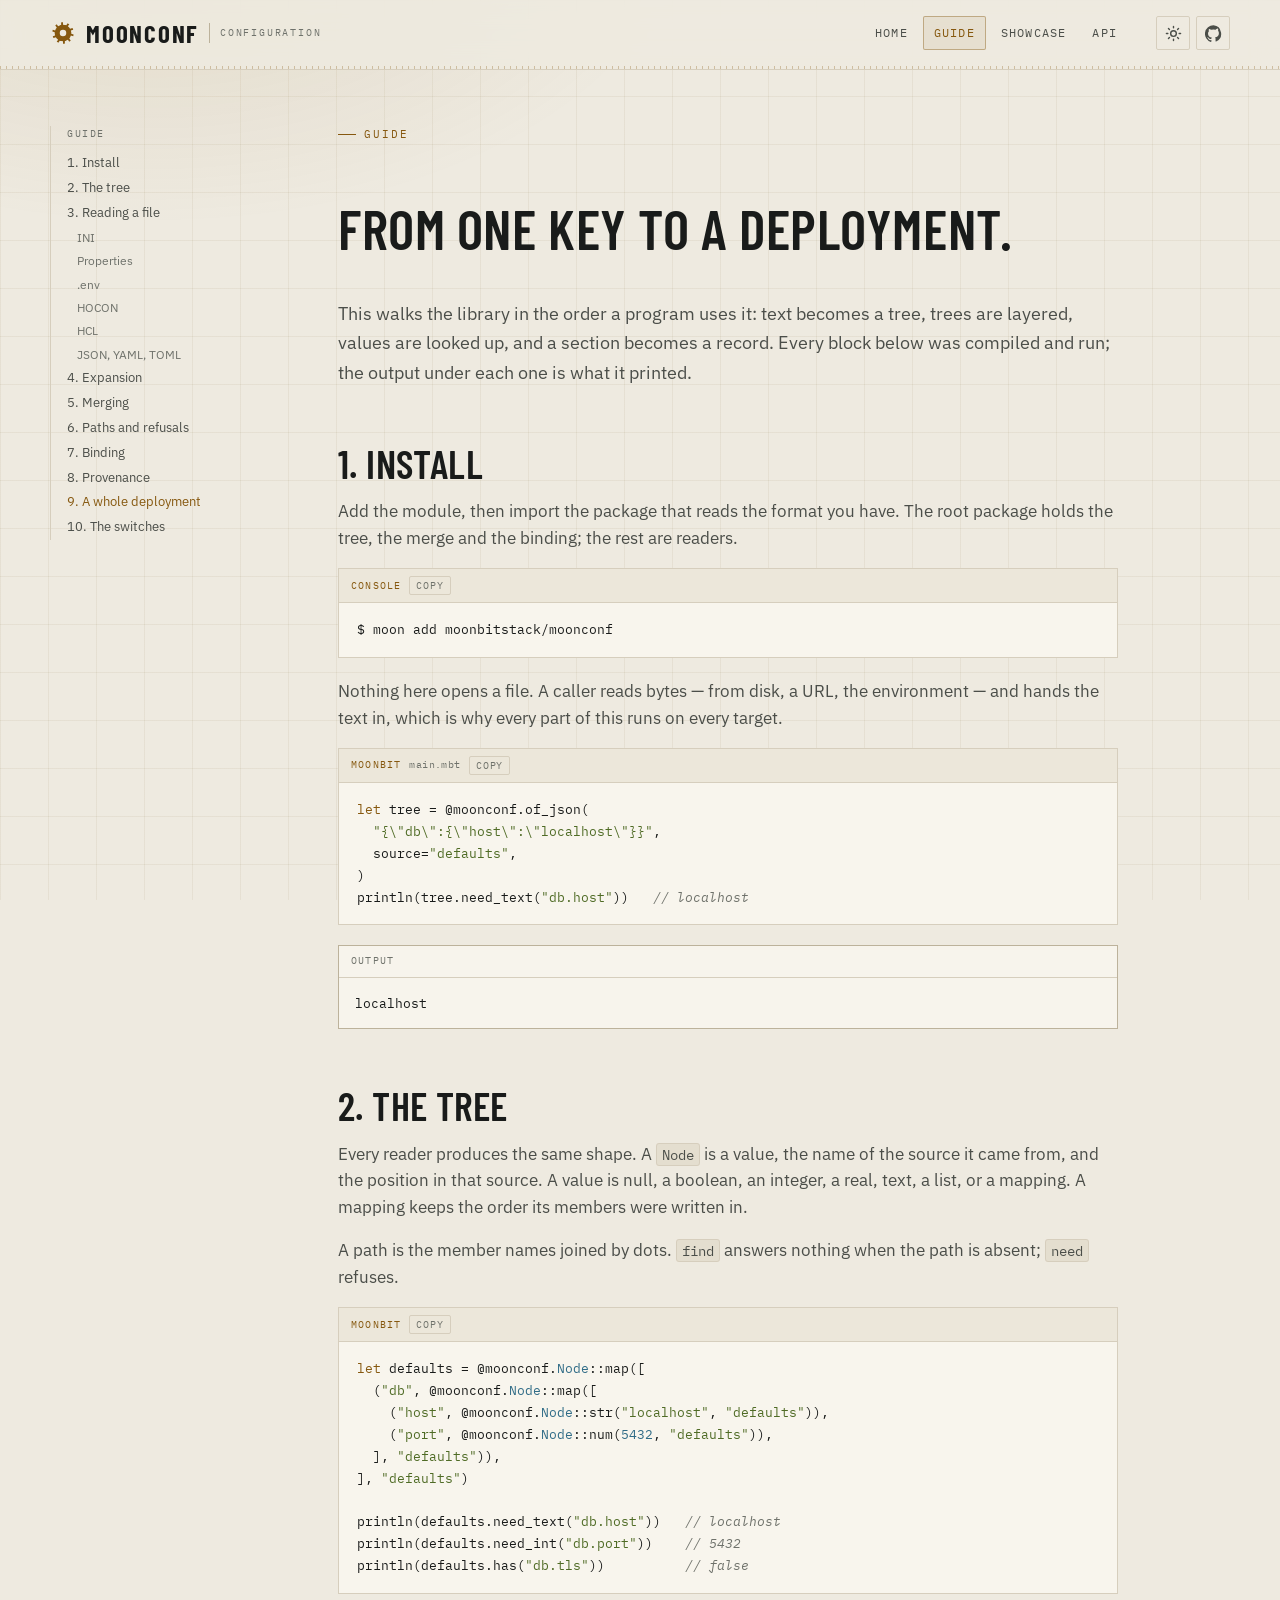
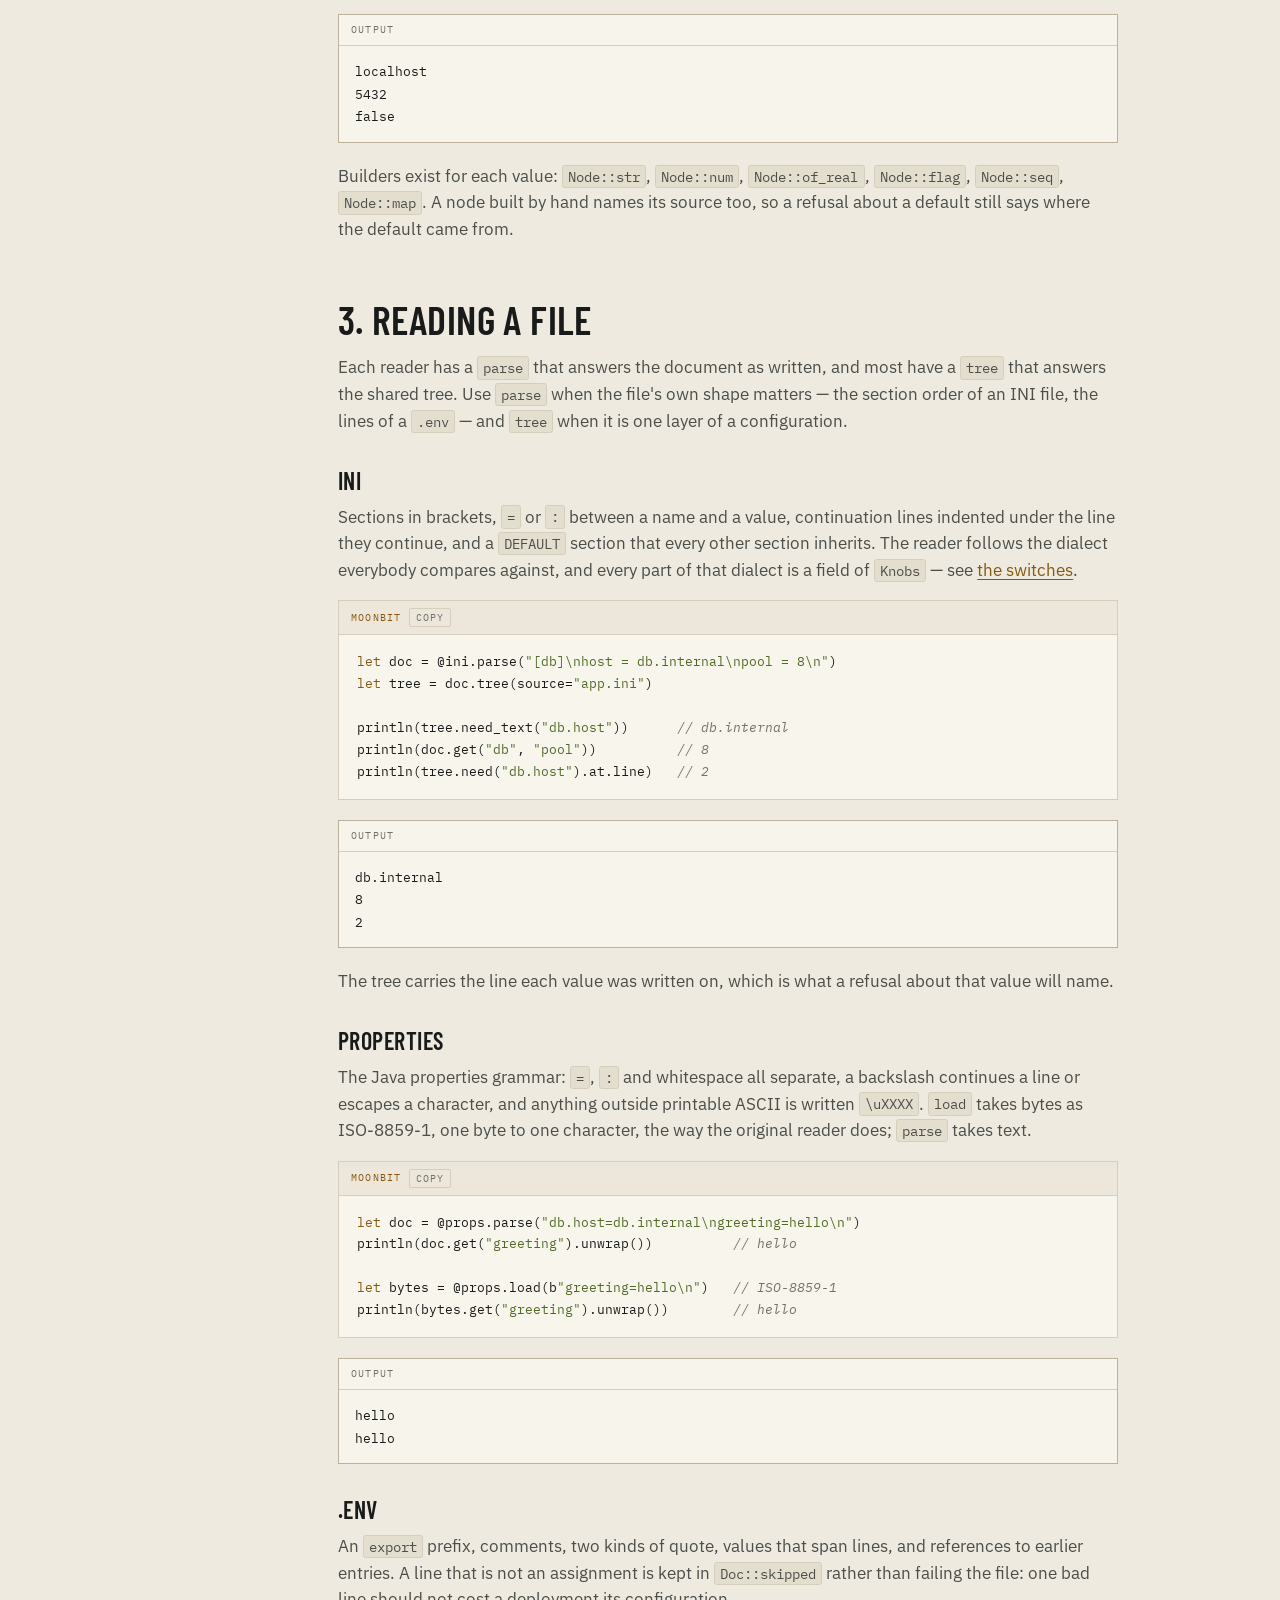
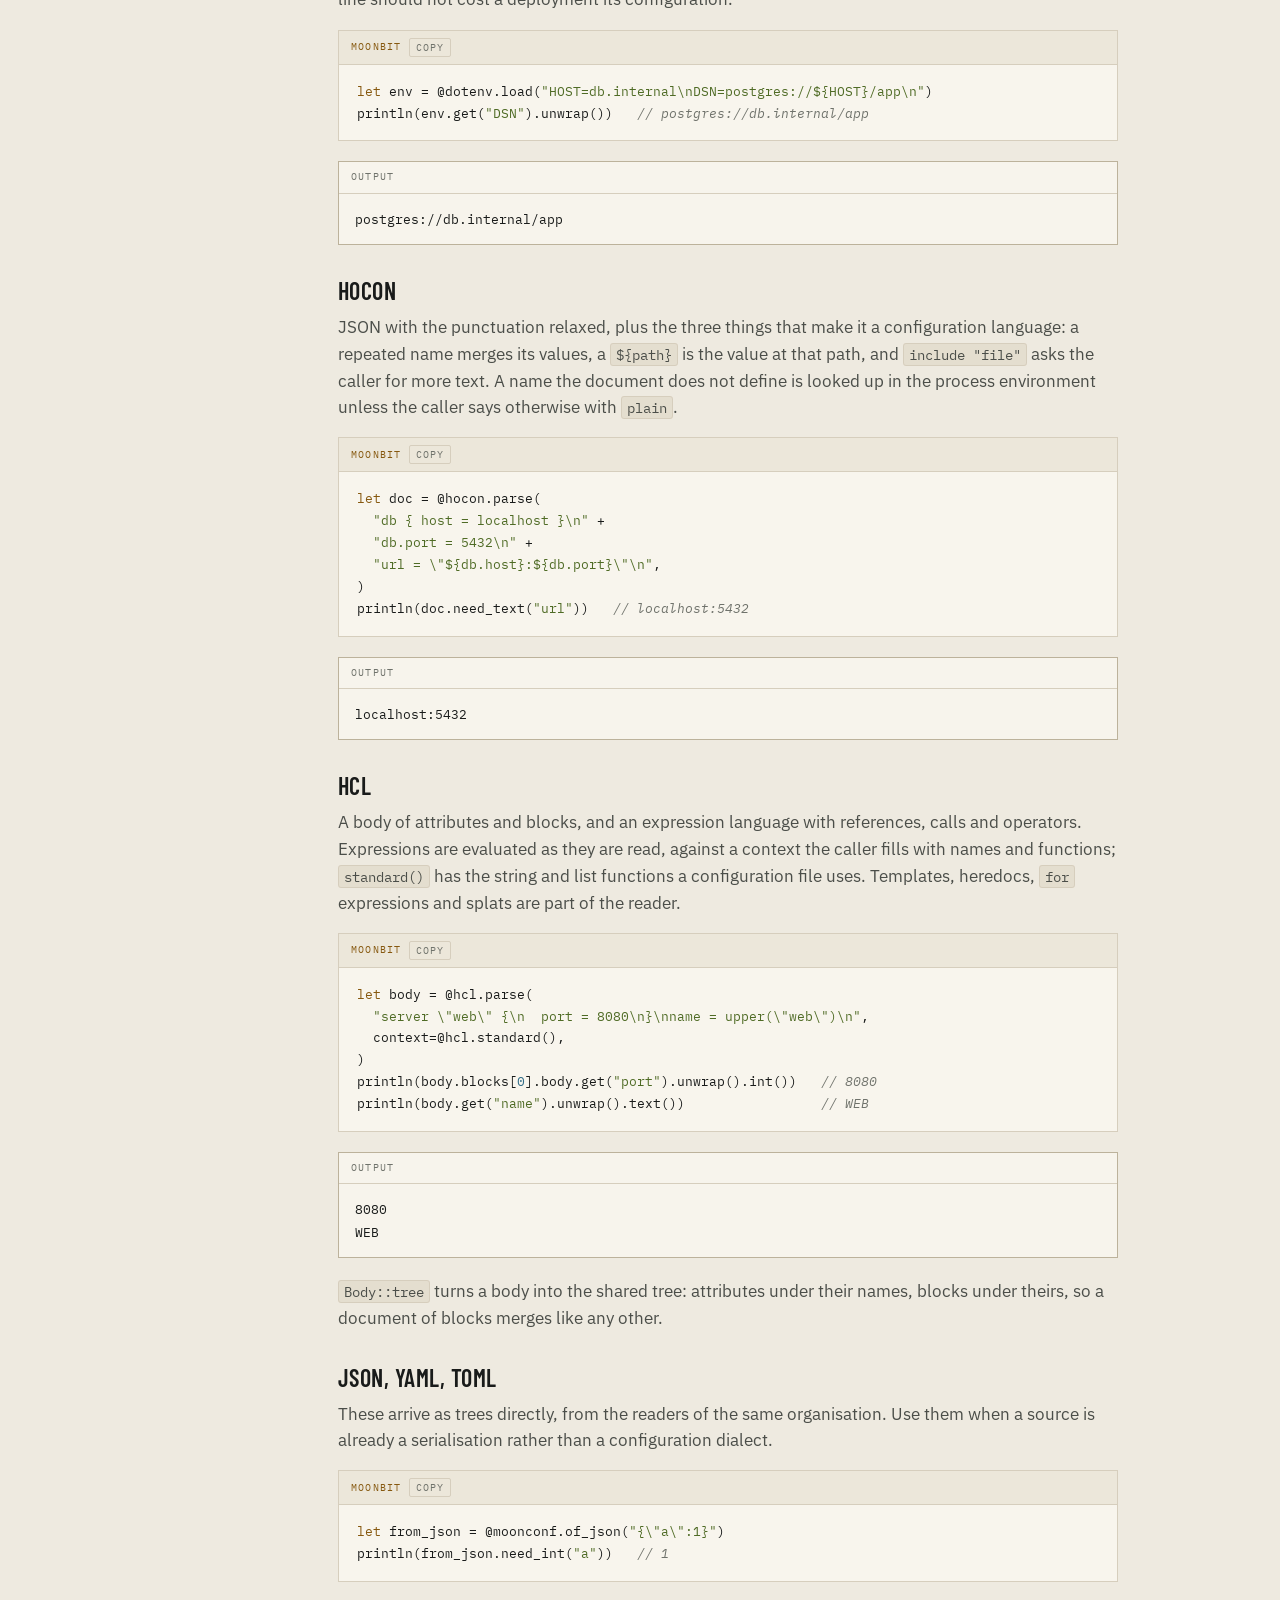
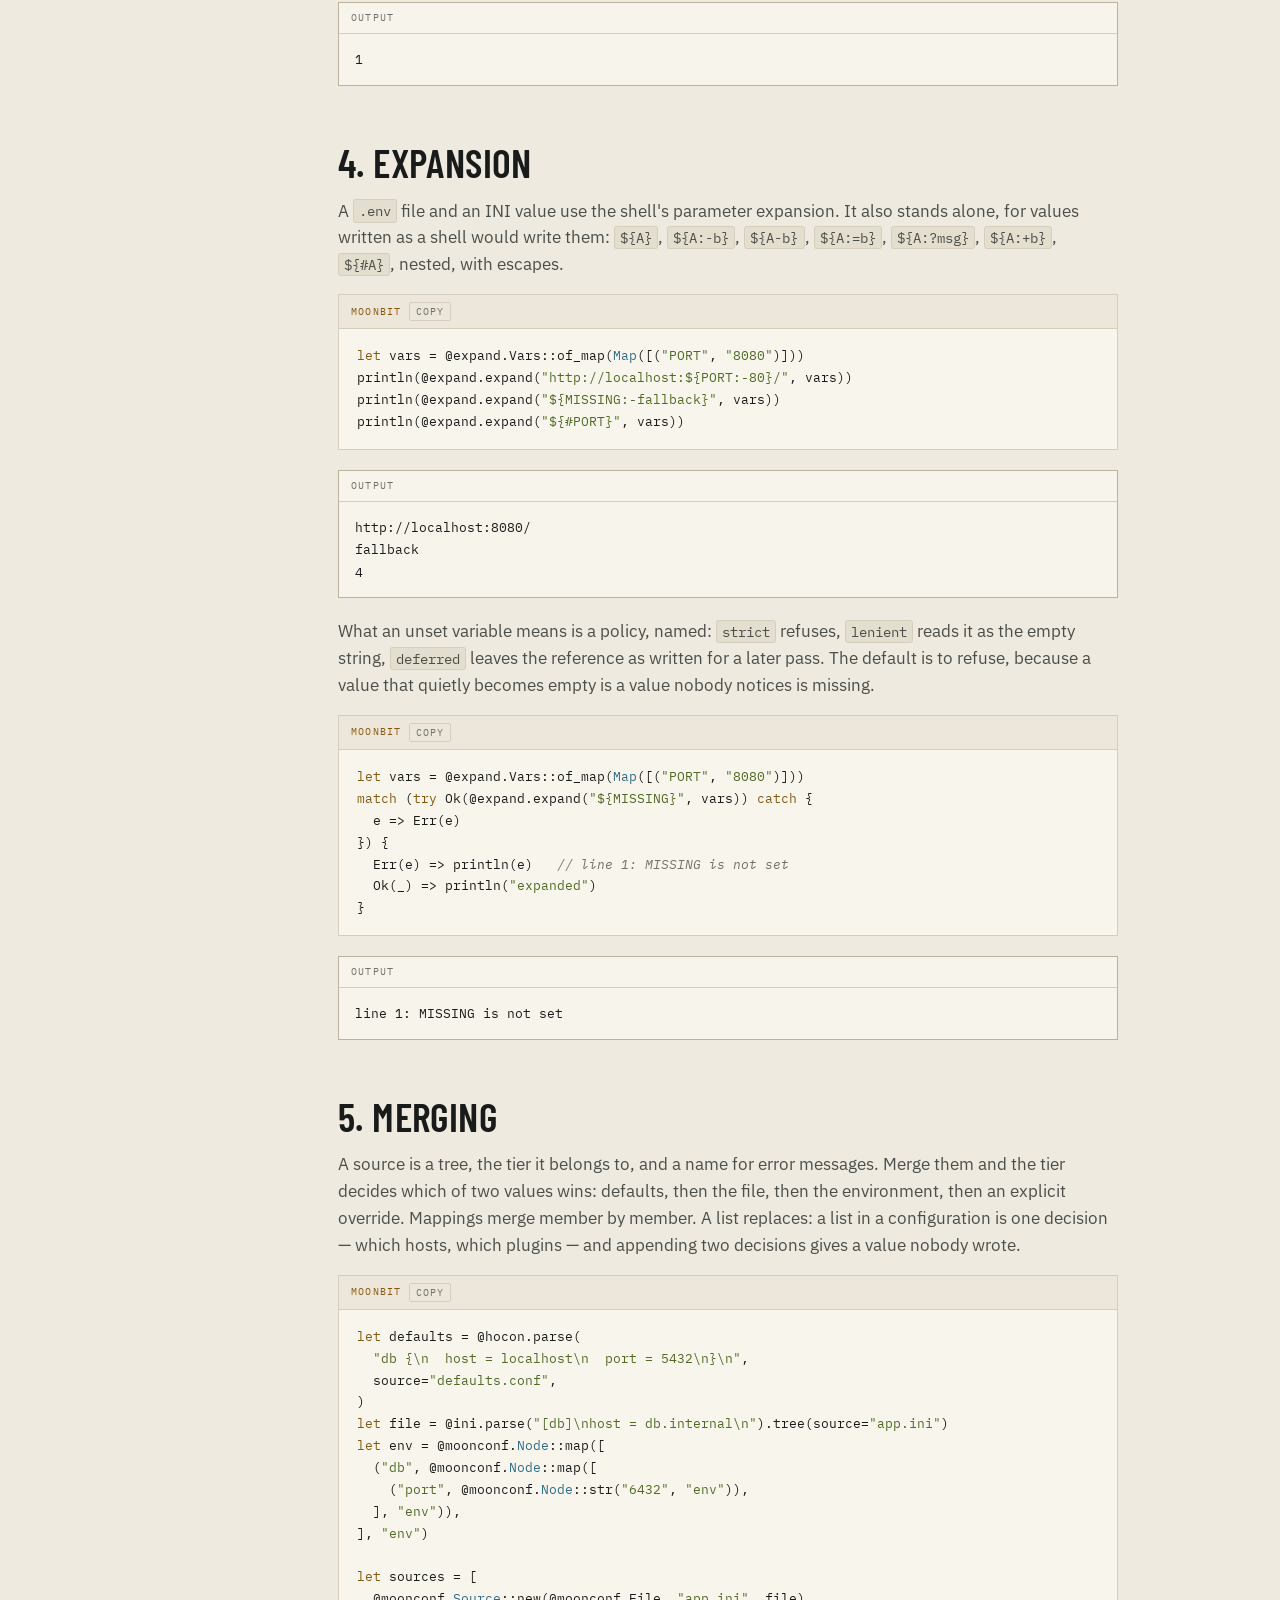
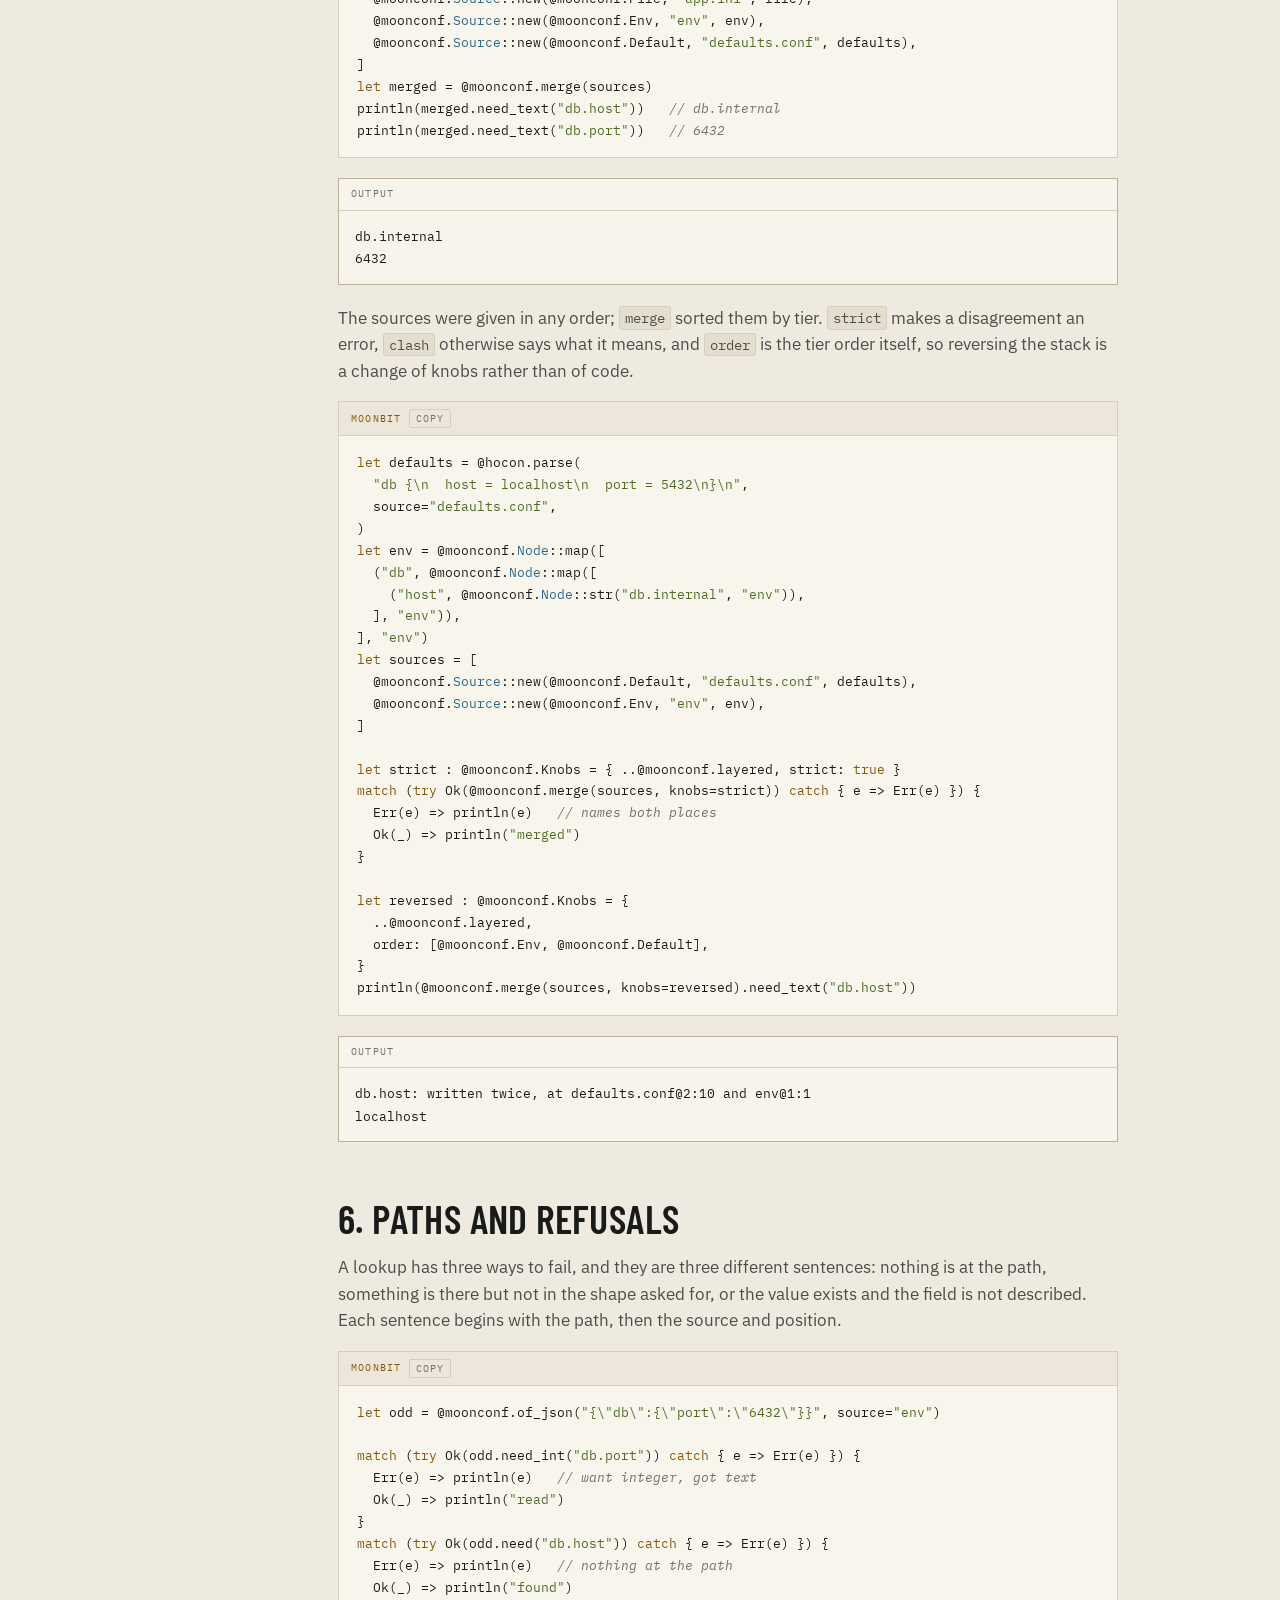
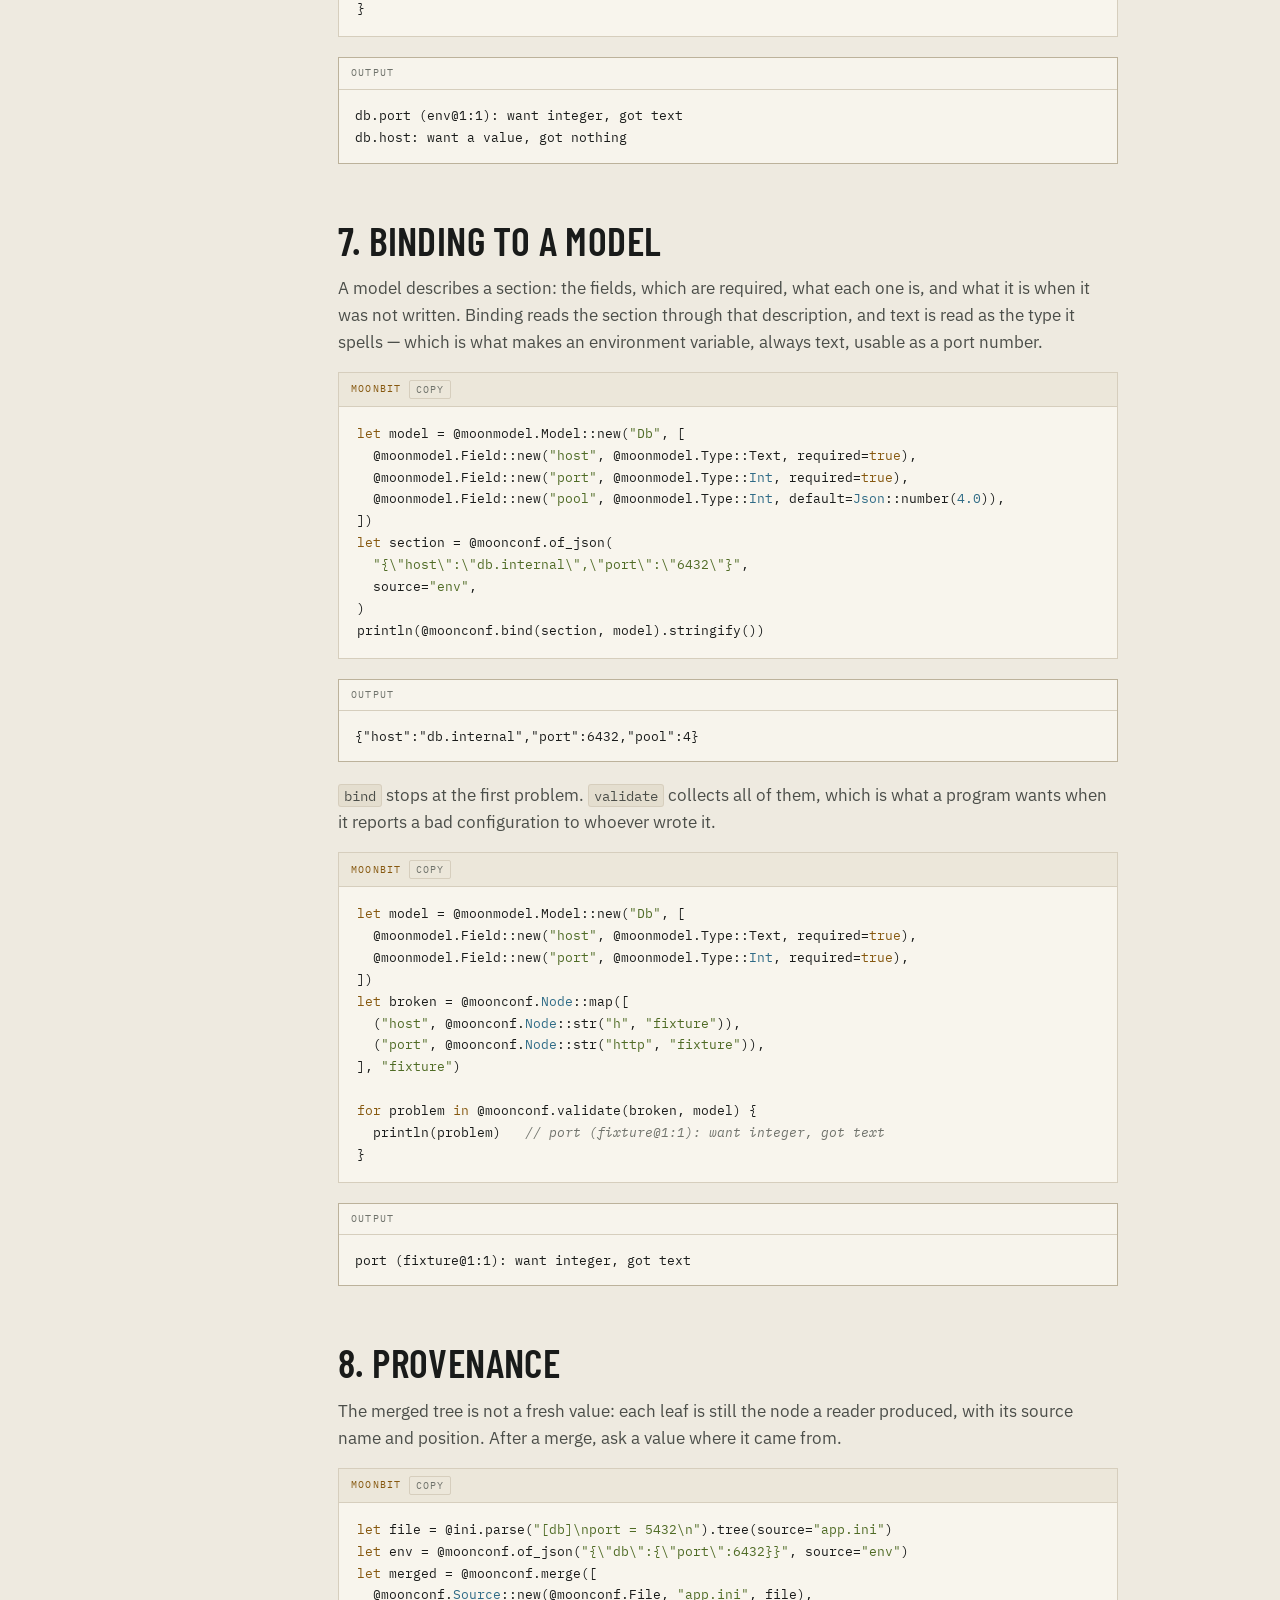
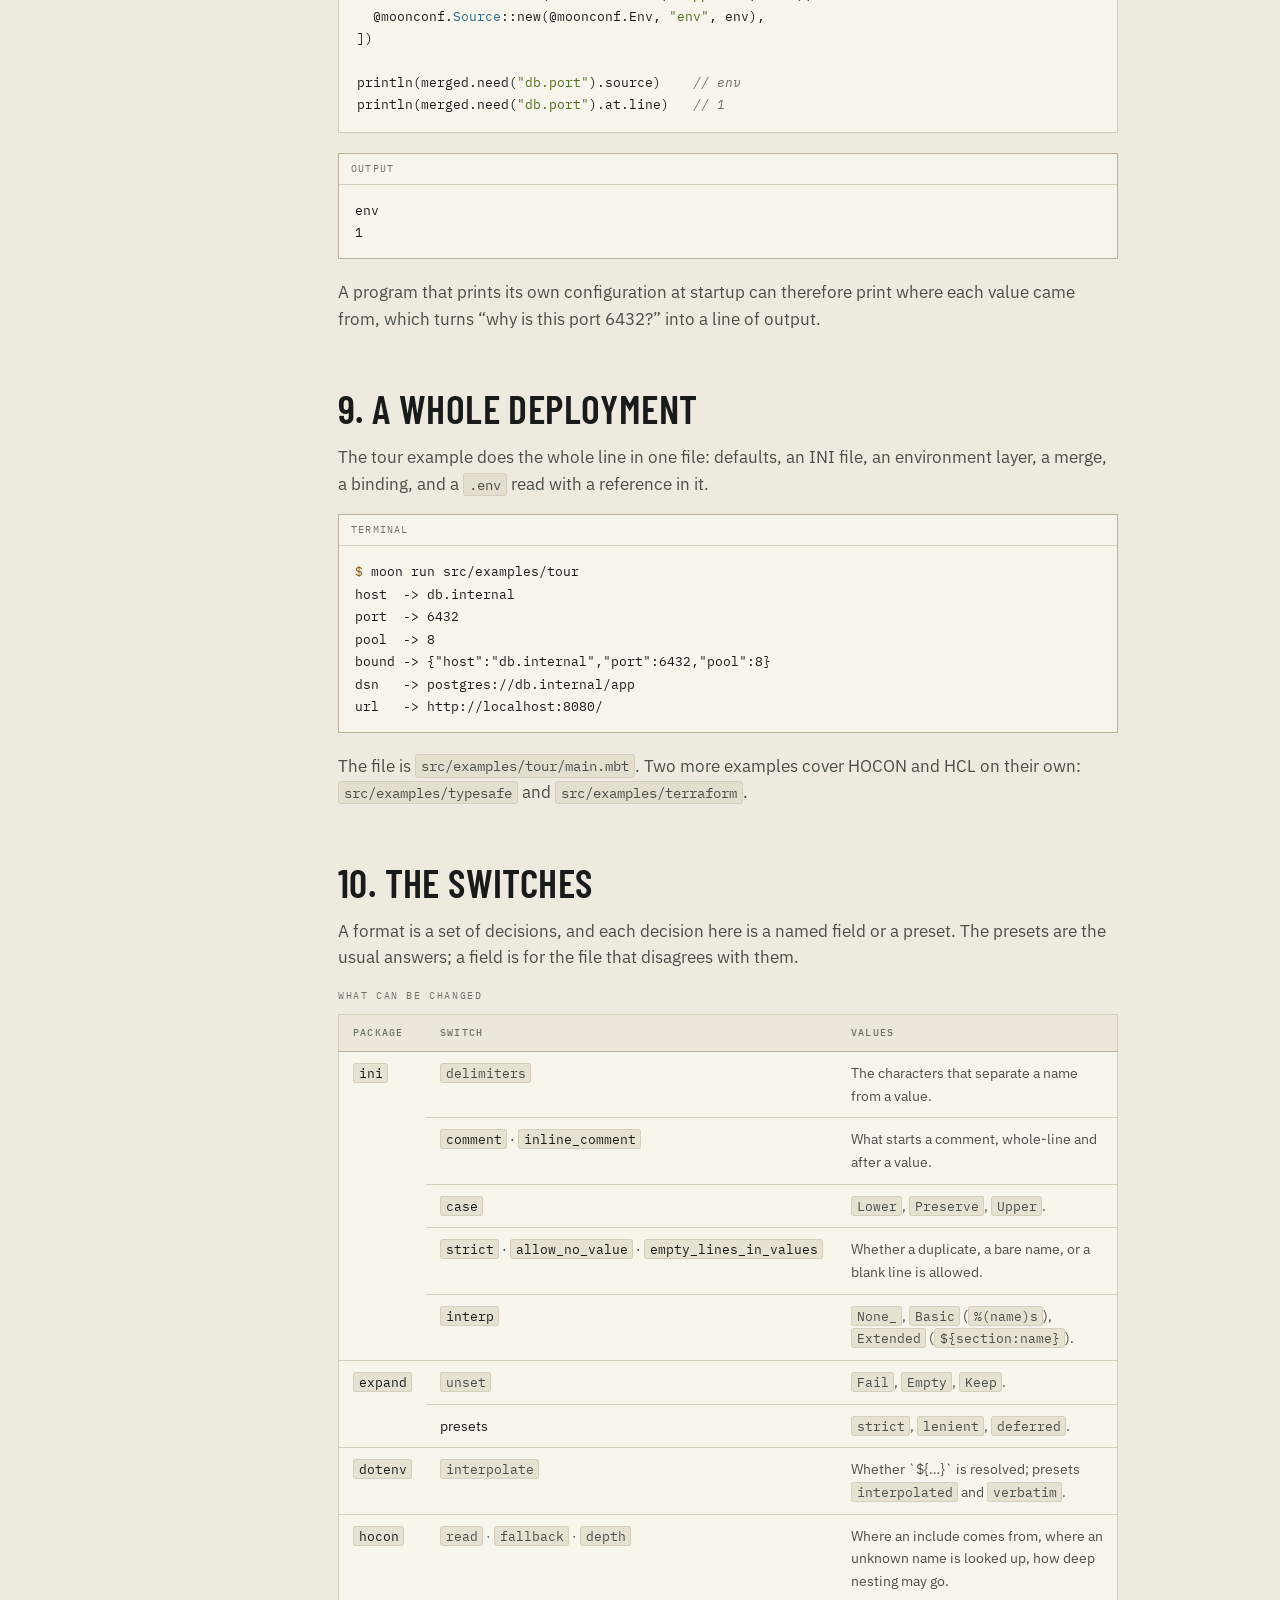
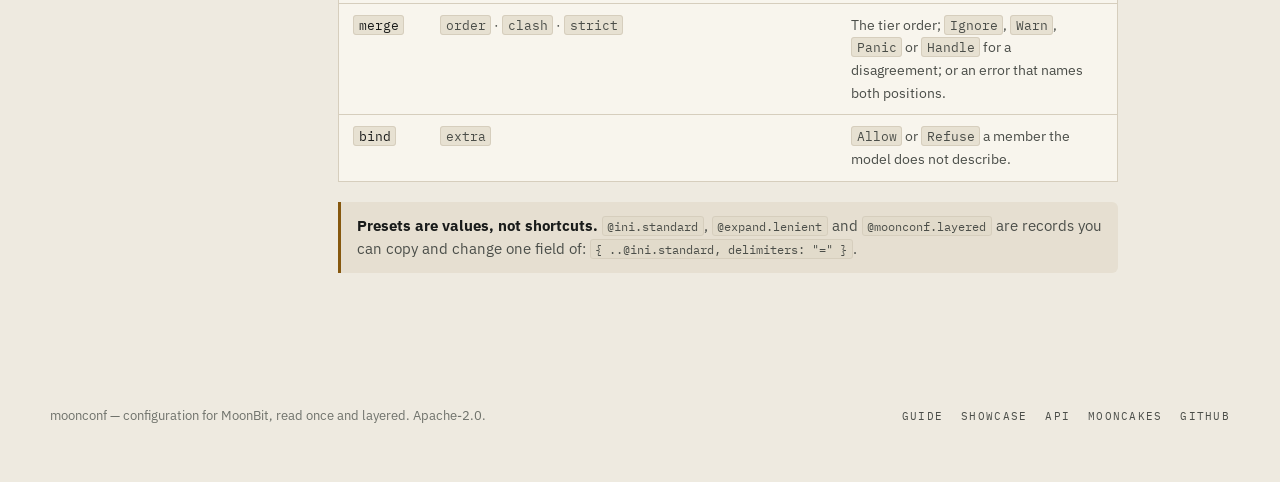
<file: docs/guide.html>
<!DOCTYPE html>
<html lang="en">
  <head>
    <meta charset="utf-8" />
    <meta name="viewport" content="width=device-width, initial-scale=1" />
    <title>Guide — moonconf</title>
    <meta
      name="description"
      content="A walk through moonconf: the tree, the five readers, expansion, merging, path lookups, binding to a model, and the switches that change what a file means."
    />
    <link rel="stylesheet" href="assets/style.css?v=1" />
<script type="module" src="assets/scrollbar.js"></script>
    <link
      rel="icon"
      href="data:image/svg+xml,%3Csvg xmlns='http://www.w3.org/2000/svg' viewBox='0 0 32 32'%3E%3Crect width='32' height='32' rx='4' fill='%230e1012'/%3E%3Ccircle cx='16' cy='16' r='8' fill='none' stroke='%23e0a94a' stroke-width='4' stroke-dasharray='3 3'/%3E%3Ccircle cx='16' cy='16' r='2.6' fill='%23e0a94a'/%3E%3C/svg%3E"
    />
    <link rel="preconnect" href="https://fonts.googleapis.com" />
    <link rel="preconnect" href="https://fonts.gstatic.com" crossorigin />
    <link
      href="https://fonts.googleapis.com/css2?family=Barlow+Condensed:wght@500;600;700&family=IBM+Plex+Mono:wght@400;500;600&family=IBM+Plex+Sans:wght@400;500;600&display=swap"
      rel="stylesheet"
    />
    <script>
      (function () {
        try {
          var theme = localStorage.getItem("moonconf-theme");
        } catch (error) {
          theme = null;
        }
        if (!theme) {
          theme = window.matchMedia("(prefers-color-scheme: dark)").matches
            ? "dark"
            : "light";
        }
        document.documentElement.setAttribute("data-theme", theme);
      })();
    </script>
  </head>
  <body>
    <a class="skip" href="#main">Skip to content</a>

    <header class="site-header">
      <div class="inner">
        <a class="wordmark" href="index.html">
          <svg class="gear" viewBox="0 0 32 32" aria-hidden="true">
            <path fill="currentColor" fill-rule="evenodd" d="M26.20 16.00 L26.16 16.90 L29.07 17.82 L28.95 18.58 L28.77 19.34 L28.55 20.08 L25.70 19.15 L24.78 21.19 L24.25 22.00 L23.69 22.70 L25.51 25.16 L24.96 25.70 L24.37 26.21 L23.76 26.68 L22.00 24.25 L20.05 25.36 L19.15 25.70 L18.29 25.94 L18.31 29.00 L17.54 29.11 L16.77 29.18 L16.00 29.20 L16.00 26.20 L13.77 25.95 L12.85 25.70 L12.01 25.39 L10.23 27.87 L9.54 27.51 L8.88 27.12 L8.24 26.68 L10.00 24.25 L8.35 22.75 L7.75 22.00 L7.25 21.25 L4.35 22.21 L4.01 21.52 L3.71 20.81 L3.45 20.08 L6.30 19.15 L5.85 16.96 L5.80 16.00 L5.84 15.10 L2.93 14.18 L3.05 13.42 L3.23 12.66 L3.45 11.92 L6.30 12.85 L7.22 10.81 L7.75 10.00 L8.31 9.30 L6.49 6.84 L7.04 6.30 L7.63 5.79 L8.24 5.32 L10.00 7.75 L11.95 6.64 L12.85 6.30 L13.71 6.06 L13.69 3.00 L14.46 2.89 L15.23 2.82 L16.00 2.80 L16.00 5.80 L18.23 6.05 L19.15 6.30 L19.99 6.61 L21.77 4.13 L22.46 4.49 L23.12 4.88 L23.76 5.32 L22.00 7.75 L23.65 9.25 L24.25 10.00 L24.75 10.75 L27.65 9.79 L27.99 10.48 L28.29 11.19 L28.55 11.92 L25.70 12.85 L26.15 15.04 Z M16.00 12.00 A4 4 0 1 0 16.00 20.00 A4 4 0 1 0 16.00 12.00 Z" />
          </svg>
          <span class="name">moonconf</span>
          <span class="dash" aria-hidden="true"></span>
          <span class="kind">configuration</span>
        </a>
        <nav class="site-nav" aria-label="Main">
          <a href="index.html">Home</a>
          <a href="guide.html" aria-current="page">Guide</a>
          <a href="showcase.html">Showcase</a>
          <a href="api.html">API</a>
        </nav>
        <div class="header-tools">
          <button class="icon-button" type="button" data-theme-toggle aria-label="Switch theme">
            <svg class="icon-sun" viewBox="0 0 24 24" fill="none" stroke="currentColor" stroke-width="2" stroke-linecap="round" aria-hidden="true">
              <circle cx="12" cy="12" r="4" />
              <path d="M12 2v2M12 20v2M4.9 4.9l1.4 1.4M17.7 17.7l1.4 1.4M2 12h2M20 12h2M4.9 19.1l1.4-1.4M17.7 6.3l1.4-1.4" />
            </svg>
            <svg class="icon-moon" viewBox="0 0 24 24" fill="none" stroke="currentColor" stroke-width="2" stroke-linecap="round" aria-hidden="true">
              <path d="M21 12.8A9 9 0 1 1 11.2 3a7 7 0 0 0 9.8 9.8z" />
            </svg>
          </button>
          <a
            class="icon-button"
            href="https://github.com/moonbitstack/moonconf"
            aria-label="GitHub repository"
          >
            <svg viewBox="0 0 24 24" fill="currentColor" aria-hidden="true">
              <path d="M12 .5a12 12 0 0 0-3.8 23.4c.6.1.8-.3.8-.6v-2c-3.3.7-4-1.6-4-1.6-.6-1.4-1.4-1.8-1.4-1.8-1-.7.1-.7.1-.7 1.2.1 1.8 1.2 1.8 1.2 1 1.8 2.8 1.3 3.5 1 .1-.8.4-1.3.8-1.6-2.7-.3-5.5-1.3-5.5-6 0-1.2.5-2.3 1.2-3.1-.1-.3-.5-1.5.1-3.2 0 0 1-.3 3.3 1.2a11.5 11.5 0 0 1 6 0C17.3 4.7 18.3 5 18.3 5c.6 1.7.2 2.9.1 3.2.8.8 1.2 1.9 1.2 3.1 0 4.7-2.8 5.7-5.5 6 .4.4.8 1.1.8 2.2v3.3c0 .3.2.7.8.6A12 12 0 0 0 12 .5z" />
            </svg>
          </a>
        </div>
      </div>
    </header>

    <main id="main" class="wrap">
      <div class="docs-layout">
        <aside class="docs-toc" aria-label="Contents">
          <div class="title">Guide</div>
          <a href="#install">1. Install</a>
          <a href="#tree">2. The tree</a>
          <a href="#read">3. Reading a file</a>
          <a class="sub" href="#ini">INI</a>
          <a class="sub" href="#props">Properties</a>
          <a class="sub" href="#env">.env</a>
          <a class="sub" href="#hocon">HOCON</a>
          <a class="sub" href="#hcl">HCL</a>
          <a class="sub" href="#serialised">JSON, YAML, TOML</a>
          <a href="#expand">4. Expansion</a>
          <a href="#merge">5. Merging</a>
          <a href="#paths">6. Paths and refusals</a>
          <a href="#bind">7. Binding</a>
          <a href="#provenance">8. Provenance</a>
          <a href="#run">9. A whole deployment</a>
          <a href="#switches">10. The switches</a>
        </aside>

        <article class="docs-body">
          <div class="section-head" style="margin-bottom: 28px">
            <div>
              <div class="kicker">Guide</div>
              <h2 style="font-size: clamp(38px, 5vw, 56px)">From one key to a deployment.</h2>
            </div>
          </div>

          <p class="lead">
            This walks the library in the order a program uses it: text becomes a
            tree, trees are layered, values are looked up, and a section becomes a
            record. Every block below was compiled and run; the output under each
            one is what it printed.
          </p>

          <h2 id="install">1. Install</h2>
          <p>
            Add the module, then import the package that reads the format you
            have. The root package holds the tree, the merge and the binding; the
            rest are readers.
          </p>

          <!-- nocheck -->
          <div class="code-card">
            <div class="bar"><span class="lang">console</span></div>
            <pre><span class="cmd">$</span> moon add moonbitstack/moonconf</pre>
          </div>

          <p>
            Nothing here opens a file. A caller reads bytes — from disk, a URL, the
            environment — and hands the text in, which is why every part of this
            runs on every target.
          </p>

          <div class="code-card">
            <div class="bar"><span class="lang">moonbit</span><span class="file">main.mbt</span></div>
            <pre data-lang="moonbit">let tree = @moonconf.of_json(
  "{\"db\":{\"host\":\"localhost\"}}",
  source="defaults",
)
println(tree.need_text("db.host"))   // localhost</pre>
          </div>
          <div class="terminal">
            <div class="bar"><span>output</span></div>
            <pre>localhost</pre>
          </div>

          <h2 id="tree">2. The tree</h2>
          <p>
            Every reader produces the same shape. A <code>Node</code> is a value,
            the name of the source it came from, and the position in that source.
            A value is null, a boolean, an integer, a real, text, a list, or a
            mapping. A mapping keeps the order its members were written in.
          </p>
          <p>
            A path is the member names joined by dots. <code>find</code> answers
            nothing when the path is absent; <code>need</code> refuses.
          </p>

          <div class="code-card">
            <div class="bar"><span class="lang">moonbit</span></div>
            <pre data-lang="moonbit">let defaults = @moonconf.Node::map([
  ("db", @moonconf.Node::map([
    ("host", @moonconf.Node::str("localhost", "defaults")),
    ("port", @moonconf.Node::num(5432, "defaults")),
  ], "defaults")),
], "defaults")

println(defaults.need_text("db.host"))   // localhost
println(defaults.need_int("db.port"))    // 5432
println(defaults.has("db.tls"))          // false</pre>
          </div>
          <div class="terminal">
            <div class="bar"><span>output</span></div>
            <pre>localhost
5432
false</pre>
          </div>

          <p>
            Builders exist for each value: <code>Node::str</code>,
            <code>Node::num</code>, <code>Node::of_real</code>,
            <code>Node::flag</code>, <code>Node::seq</code>,
            <code>Node::map</code>. A node built by hand names its source too, so
            a refusal about a default still says where the default came from.
          </p>

          <h2 id="read">3. Reading a file</h2>
          <p>
            Each reader has a <code>parse</code> that answers the document as
            written, and most have a <code>tree</code> that answers the shared
            tree. Use <code>parse</code> when the file's own shape matters — the
            section order of an INI file, the lines of a <code>.env</code> — and
            <code>tree</code> when it is one layer of a configuration.
          </p>

          <h3 id="ini">INI</h3>
          <p>
            Sections in brackets, <code>=</code> or <code>:</code> between a name
            and a value, continuation lines indented under the line they continue,
            and a <code>DEFAULT</code> section that every other section inherits.
            The reader follows the dialect everybody compares against, and every
            part of that dialect is a field of <code>Knobs</code> — see
            <a href="#switches">the switches</a>.
          </p>

          <div class="code-card">
            <div class="bar"><span class="lang">moonbit</span></div>
            <pre data-lang="moonbit">let doc = @ini.parse("[db]\nhost = db.internal\npool = 8\n")
let tree = doc.tree(source="app.ini")

println(tree.need_text("db.host"))      // db.internal
println(doc.get("db", "pool"))          // 8
println(tree.need("db.host").at.line)   // 2</pre>
          </div>
          <div class="terminal">
            <div class="bar"><span>output</span></div>
            <pre>db.internal
8
2</pre>
          </div>

          <p>
            The tree carries the line each value was written on, which is what a
            refusal about that value will name.
          </p>

          <h3 id="props">Properties</h3>
          <p>
            The Java properties grammar: <code>=</code>, <code>:</code> and
            whitespace all separate, a backslash continues a line or escapes a
            character, and anything outside printable ASCII is written
            <code>\uXXXX</code>. <code>load</code> takes bytes as ISO-8859-1, one
            byte to one character, the way the original reader does;
            <code>parse</code> takes text.
          </p>

          <div class="code-card">
            <div class="bar"><span class="lang">moonbit</span></div>
            <pre data-lang="moonbit">let doc = @props.parse("db.host=db.internal\ngreeting=hello\n")
println(doc.get("greeting").unwrap())          // hello

let bytes = @props.load(b"greeting=hello\n")   // ISO-8859-1
println(bytes.get("greeting").unwrap())        // hello</pre>
          </div>
          <div class="terminal">
            <div class="bar"><span>output</span></div>
            <pre>hello
hello</pre>
          </div>

          <h3 id="env">.env</h3>
          <p>
            An <code>export</code> prefix, comments, two kinds of quote, values
            that span lines, and references to earlier entries. A line that is not
            an assignment is kept in <code>Doc::skipped</code> rather than failing
            the file: one bad line should not cost a deployment its configuration.
          </p>

          <div class="code-card">
            <div class="bar"><span class="lang">moonbit</span></div>
            <pre data-lang="moonbit">let env = @dotenv.load("HOST=db.internal\nDSN=postgres://${HOST}/app\n")
println(env.get("DSN").unwrap())   // postgres://db.internal/app</pre>
          </div>
          <div class="terminal">
            <div class="bar"><span>output</span></div>
            <pre>postgres://db.internal/app</pre>
          </div>

          <h3 id="hocon">HOCON</h3>
          <p>
            JSON with the punctuation relaxed, plus the three things that make it
            a configuration language: a repeated name merges its values, a
            <code>${path}</code> is the value at that path, and
            <code>include "file"</code> asks the caller for more text. A name the
            document does not define is looked up in the process environment
            unless the caller says otherwise with <code>plain</code>.
          </p>

          <div class="code-card">
            <div class="bar"><span class="lang">moonbit</span></div>
            <pre data-lang="moonbit">let doc = @hocon.parse(
  "db { host = localhost }\n" +
  "db.port = 5432\n" +
  "url = \"${db.host}:${db.port}\"\n",
)
println(doc.need_text("url"))   // localhost:5432</pre>
          </div>
          <div class="terminal">
            <div class="bar"><span>output</span></div>
            <pre>localhost:5432</pre>
          </div>

          <h3 id="hcl">HCL</h3>
          <p>
            A body of attributes and blocks, and an expression language with
            references, calls and operators. Expressions are evaluated as they are
            read, against a context the caller fills with names and functions;
            <code>standard()</code> has the string and list functions a
            configuration file uses. Templates, heredocs, <code>for</code>
            expressions and splats are part of the reader.
          </p>

          <div class="code-card">
            <div class="bar"><span class="lang">moonbit</span></div>
            <pre data-lang="moonbit">let body = @hcl.parse(
  "server \"web\" {\n  port = 8080\n}\nname = upper(\"web\")\n",
  context=@hcl.standard(),
)
println(body.blocks[0].body.get("port").unwrap().int())   // 8080
println(body.get("name").unwrap().text())                 // WEB</pre>
          </div>
          <div class="terminal">
            <div class="bar"><span>output</span></div>
            <pre>8080
WEB</pre>
          </div>

          <p>
            <code>Body::tree</code> turns a body into the shared tree: attributes
            under their names, blocks under theirs, so a document of blocks merges
            like any other.
          </p>

          <h3 id="serialised">JSON, YAML, TOML</h3>
          <p>
            These arrive as trees directly, from the readers of the same
            organisation. Use them when a source is already a serialisation rather
            than a configuration dialect.
          </p>

          <div class="code-card">
            <div class="bar"><span class="lang">moonbit</span></div>
            <pre data-lang="moonbit">let from_json = @moonconf.of_json("{\"a\":1}")
println(from_json.need_int("a"))   // 1</pre>
          </div>
          <div class="terminal">
            <div class="bar"><span>output</span></div>
            <pre>1</pre>
          </div>

          <h2 id="expand">4. Expansion</h2>
          <p>
            A <code>.env</code> file and an INI value use the shell's parameter
            expansion. It also stands alone, for values written as a shell would
            write them: <code>${A}</code>, <code>${A:-b}</code>,
            <code>${A-b}</code>, <code>${A:=b}</code>, <code>${A:?msg}</code>,
            <code>${A:+b}</code>, <code>${#A}</code>, nested, with escapes.
          </p>

          <div class="code-card">
            <div class="bar"><span class="lang">moonbit</span></div>
            <pre data-lang="moonbit">let vars = @expand.Vars::of_map(Map([("PORT", "8080")]))
println(@expand.expand("http://localhost:${PORT:-80}/", vars))
println(@expand.expand("${MISSING:-fallback}", vars))
println(@expand.expand("${#PORT}", vars))</pre>
          </div>
          <div class="terminal">
            <div class="bar"><span>output</span></div>
            <pre>http://localhost:8080/
fallback
4</pre>
          </div>

          <p>
            What an unset variable means is a policy, named:
            <code>strict</code> refuses, <code>lenient</code> reads it as the empty
            string, <code>deferred</code> leaves the reference as written for a
            later pass. The default is to refuse, because a value that quietly
            becomes empty is a value nobody notices is missing.
          </p>

          <div class="code-card">
            <div class="bar"><span class="lang">moonbit</span></div>
            <pre data-lang="moonbit">let vars = @expand.Vars::of_map(Map([("PORT", "8080")]))
match (try Ok(@expand.expand("${MISSING}", vars)) catch {
  e => Err(e)
}) {
  Err(e) => println(e)   // line 1: MISSING is not set
  Ok(_) => println("expanded")
}</pre>
          </div>
          <div class="terminal">
            <div class="bar"><span>output</span></div>
            <pre>line 1: MISSING is not set</pre>
          </div>

          <h2 id="merge">5. Merging</h2>
          <p>
            A source is a tree, the tier it belongs to, and a name for error
            messages. Merge them and the tier decides which of two values wins:
            defaults, then the file, then the environment, then an explicit
            override. Mappings merge member by member. A list replaces: a list in
            a configuration is one decision — which hosts, which plugins — and
            appending two decisions gives a value nobody wrote.
          </p>

          <div class="code-card">
            <div class="bar"><span class="lang">moonbit</span></div>
            <pre data-lang="moonbit">let defaults = @hocon.parse(
  "db {\n  host = localhost\n  port = 5432\n}\n",
  source="defaults.conf",
)
let file = @ini.parse("[db]\nhost = db.internal\n").tree(source="app.ini")
let env = @moonconf.Node::map([
  ("db", @moonconf.Node::map([
    ("port", @moonconf.Node::str("6432", "env")),
  ], "env")),
], "env")

let sources = [
  @moonconf.Source::new(@moonconf.File, "app.ini", file),
  @moonconf.Source::new(@moonconf.Env, "env", env),
  @moonconf.Source::new(@moonconf.Default, "defaults.conf", defaults),
]
let merged = @moonconf.merge(sources)
println(merged.need_text("db.host"))   // db.internal
println(merged.need_text("db.port"))   // 6432</pre>
          </div>
          <div class="terminal">
            <div class="bar"><span>output</span></div>
            <pre>db.internal
6432</pre>
          </div>

          <p>
            The sources were given in any order; <code>merge</code> sorted them by
            tier. <code>strict</code> makes a disagreement an error,
            <code>clash</code> otherwise says what it means, and
            <code>order</code> is the tier order itself, so reversing the stack is
            a change of knobs rather than of code.
          </p>

          <div class="code-card">
            <div class="bar"><span class="lang">moonbit</span></div>
            <pre data-lang="moonbit">let defaults = @hocon.parse(
  "db {\n  host = localhost\n  port = 5432\n}\n",
  source="defaults.conf",
)
let env = @moonconf.Node::map([
  ("db", @moonconf.Node::map([
    ("host", @moonconf.Node::str("db.internal", "env")),
  ], "env")),
], "env")
let sources = [
  @moonconf.Source::new(@moonconf.Default, "defaults.conf", defaults),
  @moonconf.Source::new(@moonconf.Env, "env", env),
]

let strict : @moonconf.Knobs = { ..@moonconf.layered, strict: true }
match (try Ok(@moonconf.merge(sources, knobs=strict)) catch { e => Err(e) }) {
  Err(e) => println(e)   // names both places
  Ok(_) => println("merged")
}

let reversed : @moonconf.Knobs = {
  ..@moonconf.layered,
  order: [@moonconf.Env, @moonconf.Default],
}
println(@moonconf.merge(sources, knobs=reversed).need_text("db.host"))</pre>
          </div>
          <div class="terminal">
            <div class="bar"><span>output</span></div>
            <pre>db.host: written twice, at defaults.conf@2:10 and env@1:1
localhost</pre>
          </div>

          <h2 id="paths">6. Paths and refusals</h2>
          <p>
            A lookup has three ways to fail, and they are three different
            sentences: nothing is at the path, something is there but not in the
            shape asked for, or the value exists and the field is not described.
            Each sentence begins with the path, then the source and position.
          </p>

          <div class="code-card">
            <div class="bar"><span class="lang">moonbit</span></div>
            <pre data-lang="moonbit">let odd = @moonconf.of_json("{\"db\":{\"port\":\"6432\"}}", source="env")

match (try Ok(odd.need_int("db.port")) catch { e =&gt; Err(e) }) {
  Err(e) =&gt; println(e)   // want integer, got text
  Ok(_) =&gt; println("read")
}
match (try Ok(odd.need("db.host")) catch { e =&gt; Err(e) }) {
  Err(e) =&gt; println(e)   // nothing at the path
  Ok(_) =&gt; println("found")
}</pre>
          </div>
          <div class="terminal">
            <div class="bar"><span>output</span></div>
            <pre>db.port (env@1:1): want integer, got text
db.host: want a value, got nothing</pre>
          </div>

          <h2 id="bind">7. Binding to a model</h2>
          <p>
            A model describes a section: the fields, which are required, what each
            one is, and what it is when it was not written. Binding reads the
            section through that description, and text is read as the type it
            spells — which is what makes an environment variable, always text,
            usable as a port number.
          </p>

          <div class="code-card">
            <div class="bar"><span class="lang">moonbit</span></div>
            <pre data-lang="moonbit">let model = @moonmodel.Model::new("Db", [
  @moonmodel.Field::new("host", @moonmodel.Type::Text, required=true),
  @moonmodel.Field::new("port", @moonmodel.Type::Int, required=true),
  @moonmodel.Field::new("pool", @moonmodel.Type::Int, default=Json::number(4.0)),
])
let section = @moonconf.of_json(
  "{\"host\":\"db.internal\",\"port\":\"6432\"}",
  source="env",
)
println(@moonconf.bind(section, model).stringify())</pre>
          </div>
          <div class="terminal">
            <div class="bar"><span>output</span></div>
            <pre>{"host":"db.internal","port":6432,"pool":4}</pre>
          </div>

          <p>
            <code>bind</code> stops at the first problem.
            <code>validate</code> collects all of them, which is what a program
            wants when it reports a bad configuration to whoever wrote it.
          </p>

          <div class="code-card">
            <div class="bar"><span class="lang">moonbit</span></div>
            <pre data-lang="moonbit">let model = @moonmodel.Model::new("Db", [
  @moonmodel.Field::new("host", @moonmodel.Type::Text, required=true),
  @moonmodel.Field::new("port", @moonmodel.Type::Int, required=true),
])
let broken = @moonconf.Node::map([
  ("host", @moonconf.Node::str("h", "fixture")),
  ("port", @moonconf.Node::str("http", "fixture")),
], "fixture")

for problem in @moonconf.validate(broken, model) {
  println(problem)   // port (fixture@1:1): want integer, got text
}</pre>
          </div>
          <div class="terminal">
            <div class="bar"><span>output</span></div>
            <pre>port (fixture@1:1): want integer, got text</pre>
          </div>

          <h2 id="provenance">8. Provenance</h2>
          <p>
            The merged tree is not a fresh value: each leaf is still the node a
            reader produced, with its source name and position. After a merge, ask
            a value where it came from.
          </p>

          <div class="code-card">
            <div class="bar"><span class="lang">moonbit</span></div>
            <pre data-lang="moonbit">let file = @ini.parse("[db]\nport = 5432\n").tree(source="app.ini")
let env = @moonconf.of_json("{\"db\":{\"port\":6432}}", source="env")
let merged = @moonconf.merge([
  @moonconf.Source::new(@moonconf.File, "app.ini", file),
  @moonconf.Source::new(@moonconf.Env, "env", env),
])

println(merged.need("db.port").source)    // env
println(merged.need("db.port").at.line)   // 1</pre>
          </div>
          <div class="terminal">
            <div class="bar"><span>output</span></div>
            <pre>env
1</pre>
          </div>

          <p>
            A program that prints its own configuration at startup can therefore
            print where each value came from, which turns “why is this port 6432?”
            into a line of output.
          </p>

          <h2 id="run">9. A whole deployment</h2>
          <p>
            The tour example does the whole line in one file: defaults, an INI
            file, an environment layer, a merge, a binding, and a
            <code>.env</code> read with a reference in it.
          </p>

          <!-- nocheck -->
          <div class="terminal">
            <div class="bar"><span>terminal</span></div>
            <pre><span class="cmd">$</span> moon run src/examples/tour
host  -&gt; db.internal
port  -&gt; 6432
pool  -&gt; 8
bound -&gt; {"host":"db.internal","port":6432,"pool":8}
dsn   -&gt; postgres://db.internal/app
url   -&gt; http://localhost:8080/</pre>
          </div>

          <p>
            The file is <code>src/examples/tour/main.mbt</code>. Two more examples
            cover HOCON and HCL on their own:
            <code>src/examples/typesafe</code> and
            <code>src/examples/terraform</code>.
          </p>

          <h2 id="switches">10. The switches</h2>
          <p>
            A format is a set of decisions, and each decision here is a named
            field or a preset. The presets are the usual answers; a field is for
            the file that disagrees with them.
          </p>

          <table class="spec">
            <caption>What can be changed</caption>
            <thead>
              <tr><th>Package</th><th>Switch</th><th>Values</th></tr>
            </thead>
            <tbody>
              <tr><td rowspan="5"><code>ini</code></td><td><code>delimiters</code></td><td>The characters that separate a name from a value.</td></tr>
              <tr><td><code>comment</code> · <code>inline_comment</code></td><td>What starts a comment, whole-line and after a value.</td></tr>
              <tr><td><code>case</code></td><td><code>Lower</code>, <code>Preserve</code>, <code>Upper</code>.</td></tr>
              <tr><td><code>strict</code> · <code>allow_no_value</code> · <code>empty_lines_in_values</code></td><td>Whether a duplicate, a bare name, or a blank line is allowed.</td></tr>
              <tr><td><code>interp</code></td><td><code>None_</code>, <code>Basic</code> (<code>%(name)s</code>), <code>Extended</code> (<code>${section:name}</code>).</td></tr>
              <tr><td rowspan="2"><code>expand</code></td><td><code>unset</code></td><td><code>Fail</code>, <code>Empty</code>, <code>Keep</code>.</td></tr>
              <tr><td>presets</td><td><code>strict</code>, <code>lenient</code>, <code>deferred</code>.</td></tr>
              <tr><td><code>dotenv</code></td><td><code>interpolate</code></td><td>Whether `${…}` is resolved; presets <code>interpolated</code> and <code>verbatim</code>.</td></tr>
              <tr><td><code>hocon</code></td><td><code>read</code> · <code>fallback</code> · <code>depth</code></td><td>Where an include comes from, where an unknown name is looked up, how deep nesting may go.</td></tr>
              <tr><td><code>merge</code></td><td><code>order</code> · <code>clash</code> · <code>strict</code></td><td>The tier order; <code>Ignore</code>, <code>Warn</code>, <code>Panic</code> or <code>Handle</code> for a disagreement; or an error that names both positions.</td></tr>
              <tr><td><code>bind</code></td><td><code>extra</code></td><td><code>Allow</code> or <code>Refuse</code> a member the model does not describe.</td></tr>
            </tbody>
          </table>

          <div class="note">
            <strong>Presets are values, not shortcuts.</strong> <code>@ini.standard</code>,
            <code>@expand.lenient</code> and <code>@moonconf.layered</code> are
            records you can copy and change one field of:
            <code>{ ..@ini.standard, delimiters: "=" }</code>.
          </div>
        </article>
      </div>
    </main>

    <footer class="site-footer">
      <div class="inner">
        <span>moonconf — configuration for MoonBit, read once and layered. Apache-2.0.</span>
        <div class="links">
          <a href="guide.html">Guide</a>
          <a href="showcase.html">Showcase</a>
          <a href="api.html">API</a>
          <a href="https://mooncakes.io/docs/moonbitstack/moonconf">Mooncakes</a>
          <a href="https://github.com/moonbitstack/moonconf">GitHub</a>
        </div>
      </div>
    </footer>

    <script src="assets/app.js?v=1"></script>
  </body>
</html>
</file>
<file: docs/assets/style.css>
/* moonconf site — graphite and brass.
 *
 * The library is a control cabinet: several plates of settings bolted together
 * into one reading. The page is built the same way: plates, hairline seams,
 * knurled edges, brass for whatever is live, rust for whatever was refused.
 *
 * Colour is defined once on :root for the dark theme and again for the light
 * one; nothing below re-states a colour.
 */

:root {
  color-scheme: dark;

  --bg: #0e1012;
  --bg-soft: #131619;
  --panel: #171b1f;
  --panel-2: #1e2429;
  --panel-3: #262d33;
  --screen: #0b0d0f;
  --ink: #ece7dc;
  --ink-2: #b6b1a4;
  --ink-3: #867f72;
  --rule: #2b3237;
  --rule-2: #3d464d;
  --brass: #e0a94a;
  --brass-2: #f4d192;
  --brass-ink: #1b1405;
  --brass-dim: #6d5320;
  --steel: #9db4c2;
  --rust: #e0653f;
  --moss: #96b46b;
  --shadow: 0 18px 40px -24px rgb(0 0 0 / 0.9);
  --tier-default: #98a2a9;
  --tier-file: #74a9c5;
  --tier-env: #e0a94a;
  --tier-override: #e08a5a;
  --grid: rgb(224 169 74 / 0.05);
  --halo: rgb(224 169 74 / 0.14);

  --font-display: "Barlow Condensed", "Arial Narrow", "Helvetica Neue", sans-serif;
  --font-body: "IBM Plex Sans", system-ui, -apple-system, "Segoe UI", sans-serif;
  --font-mono: "IBM Plex Mono", ui-monospace, "SFMono-Regular", Consolas, monospace;

  --page: 1180px;
  --gutter: 24px;
  --radius: 4px;
  --step: 8px;
}

[data-theme="light"] {
  color-scheme: light;

  --bg: #eeeae0;
  --bg-soft: #f4f1e8;
  --panel: #f8f5ed;
  --panel-2: #ece7da;
  --panel-3: #e0d9c8;
  --screen: #f7f4ec;
  --ink: #191b1a;
  --ink-2: #4b4e49;
  --ink-3: #6f726b;
  --rule: #d6cebd;
  --rule-2: #bcb29b;
  --brass: #86580f;
  --brass-2: #6b4408;
  --brass-ink: #fdf6e6;
  --brass-dim: #c8a768;
  --steel: #2f6b86;
  --rust: #a63c1c;
  --moss: #4f6b25;
  --shadow: 0 18px 34px -26px rgb(60 48 20 / 0.55);
  --tier-default: #6b7370;
  --tier-file: #2f6b86;
  --tier-env: #8a5a12;
  --tier-override: #a8552a;
  --grid: rgb(120 96 40 / 0.07);
  --halo: rgb(134 88 15 / 0.12);
}

*,
*::before,
*::after {
  box-sizing: border-box;
}

html {
  scroll-behavior: smooth;
  scroll-padding-top: 96px;
}

html,
button,
input,
textarea,
select {
  font-variant-ligatures: no-contextual;
}

body {
  margin: 0;
  background: var(--bg);
  color: var(--ink);
  font-family: var(--font-body);
  font-size: 16.5px;
  line-height: 1.62;
  -webkit-font-smoothing: antialiased;
  text-rendering: optimizeLegibility;
}

/* A fine engineering grid, and a slow warm light from the top left. */
body::before {
  content: "";
  position: fixed;
  inset: 0;
  z-index: -1;
  background-image:
    linear-gradient(var(--grid) 1px, transparent 1px),
    linear-gradient(90deg, var(--grid) 1px, transparent 1px),
    radial-gradient(60% 50% at 12% -10%, var(--halo), transparent 70%);
  background-size:
    48px 48px,
    48px 48px,
    100% 100%;
  pointer-events: none;
}

img,
svg {
  display: block;
  max-width: 100%;
}

a {
  color: var(--brass);
  text-decoration-thickness: 1px;
  text-underline-offset: 3px;
}

a:hover {
  color: var(--brass-2);
}

h1,
h2,
h3,
h4 {
  font-family: var(--font-display);
  font-weight: 600;
  letter-spacing: 0.01em;
  line-height: 1.04;
  margin: 0;
  text-wrap: balance;
}

p {
  margin: 0 0 1em;
}

code,
pre,
kbd,
samp {
  font-family: var(--font-mono);
  font-size: 0.9em;
}

:not(pre) > code {
  background: color-mix(in srgb, var(--panel-3) 70%, transparent);
  border: 1px solid var(--rule);
  border-radius: 3px;
  padding: 0.08em 0.36em;
  font-size: 0.86em;
  white-space: nowrap;
}

/* Scrollbars: knurled, not the browser's own. */
@supports not selector(::-webkit-scrollbar) {
  * {
    scrollbar-width: thin;
    scrollbar-color: var(--rule-2) transparent;
  }
}

::-webkit-scrollbar {
  width: 10px;
  height: 10px;
}

::-webkit-scrollbar-track {
  background: color-mix(in srgb, var(--bg) 70%, transparent);
}

::-webkit-scrollbar-thumb {
  background: var(--rule-2);
  border: 2px solid var(--bg);
  border-radius: 0;
}

::-webkit-scrollbar-thumb:hover {
  background: var(--brass-dim);
}

::selection {
  background: color-mix(in srgb, var(--brass) 34%, transparent);
  color: var(--ink);
}

.wrap {
  width: min(var(--page), 100% - var(--gutter) * 2);
  margin-inline: auto;
}

.inner {
  width: min(var(--page), 100% - var(--gutter) * 2);
  margin-inline: auto;
}

.skip {
  position: absolute;
  left: -9999px;
}

.skip:focus {
  left: 16px;
  top: 16px;
  z-index: 100;
  background: var(--brass);
  color: var(--brass-ink);
  padding: 8px 14px;
}

/* ---------------------------------------------------------------- header */

.site-header {
  position: sticky;
  top: 0;
  z-index: 40;
  background: color-mix(in srgb, var(--bg) 86%, transparent);
  backdrop-filter: blur(12px) saturate(120%);
  border-bottom: 1px solid var(--rule);
}

.site-header::after {
  content: "";
  display: block;
  height: 3px;
  background:
    repeating-linear-gradient(
      90deg,
      color-mix(in srgb, var(--brass) 55%, transparent) 0 1px,
      transparent 1px 6px
    );
  opacity: 0.55;
}

.site-header .inner {
  display: flex;
  align-items: center;
  gap: 28px;
  height: 66px;
}

.wordmark {
  display: flex;
  align-items: center;
  gap: 10px;
  color: var(--ink);
  text-decoration: none;
  flex: none;
}

.wordmark .gear {
  width: 26px;
  height: 26px;
  color: var(--brass);
}

.wordmark .name {
  font-family: var(--font-display);
  font-size: 25px;
  font-weight: 700;
  letter-spacing: 0.07em;
  text-transform: uppercase;
  line-height: 1;
}

.wordmark .dash {
  width: 1px;
  height: 20px;
  background: var(--rule-2);
}

.wordmark .kind {
  font-family: var(--font-mono);
  font-size: 10px;
  letter-spacing: 0.18em;
  color: var(--ink-3);
  text-transform: uppercase;
}

.site-nav {
  display: flex;
  align-items: center;
  gap: 4px;
  margin-left: auto;
}

.site-nav a {
  color: var(--ink-2);
  text-decoration: none;
  font-family: var(--font-mono);
  font-size: 12px;
  letter-spacing: 0.1em;
  text-transform: uppercase;
  padding: 6px 10px;
  border: 1px solid transparent;
  border-radius: 2px;
  white-space: nowrap;
}

.site-nav a:hover {
  color: var(--ink);
  border-color: var(--rule);
}

.site-nav a[aria-current="page"] {
  color: var(--brass);
  border-color: color-mix(in srgb, var(--brass) 40%, transparent);
  background: color-mix(in srgb, var(--brass) 8%, transparent);
}

.header-tools {
  display: flex;
  align-items: center;
  gap: 6px;
  flex: none;
}

/* The padding that makes a nav link comfortable must not squeeze an icon. */
.icon-button {
  display: grid;
  place-items: center;
  width: 34px;
  height: 34px;
  padding: 0;
  border: 1px solid var(--rule);
  border-radius: 2px;
  background: transparent;
  color: var(--ink-2);
  cursor: pointer;
}

.icon-button:hover {
  color: var(--ink);
  border-color: var(--rule-2);
  background: var(--panel-2);
}

.icon-button svg {
  width: 17px;
  height: 17px;
}

[data-theme="dark"] .icon-sun,
[data-theme="light"] .icon-moon {
  display: none;
}

/* ------------------------------------------------------------------ hero */

.hero {
  position: relative;
  overflow: clip;
  padding: 64px 0 72px;
  border-bottom: 1px solid var(--rule);
}

.hero-grid {
  display: grid;
  grid-template-columns: minmax(0, 1.02fr) minmax(0, 0.98fr);
  gap: 56px;
  align-items: start;
  position: relative;
}

.eyebrow {
  display: inline-flex;
  align-items: center;
  gap: 9px;
  font-family: var(--font-mono);
  font-size: 11px;
  letter-spacing: 0.16em;
  text-transform: uppercase;
  color: var(--ink-3);
  margin-bottom: 22px;
}

.eyebrow .dot {
  width: 7px;
  height: 7px;
  border-radius: 50%;
  background: var(--brass);
  box-shadow: 0 0 0 3px color-mix(in srgb, var(--brass) 18%, transparent);
}

.hero h1 {
  font-size: clamp(52px, 7.2vw, 92px);
  font-weight: 700;
  text-transform: uppercase;
  letter-spacing: 0.005em;
  margin-bottom: 24px;
}

.hero h1 .accent {
  color: var(--brass);
}

.hero .lede {
  font-size: 18px;
  line-height: 1.58;
  color: var(--ink-2);
  max-width: 34em;
  margin-bottom: 28px;
}

.hero .lede strong {
  color: var(--ink);
  font-weight: 600;
}

.install {
  display: flex;
  align-items: center;
  gap: 10px;
  border: 1px solid var(--rule-2);
  background: var(--screen);
  padding: 10px 12px;
  margin-bottom: 18px;
  max-width: min(420px, 100%);
  box-shadow: inset 0 1px 0 color-mix(in srgb, var(--ink) 6%, transparent);
}

.install .prompt {
  color: var(--brass);
  font-family: var(--font-mono);
  font-size: 13px;
}

.install code {
  flex: 1;
  min-width: 0;
  font-size: 13.5px;
  color: var(--ink);
  overflow-x: auto;
  white-space: nowrap;
}

.install button {
  margin-left: auto;
  font-family: var(--font-mono);
  font-size: 10.5px;
  letter-spacing: 0.12em;
  text-transform: uppercase;
  color: var(--ink-2);
  background: transparent;
  border: 1px solid var(--rule);
  padding: 4px 8px;
  cursor: pointer;
  border-radius: 2px;
}

.install button:hover {
  color: var(--brass);
  border-color: var(--brass-dim);
}

.actions {
  display: flex;
  flex-wrap: wrap;
  gap: 10px;
  margin-bottom: 34px;
}

.btn {
  display: inline-flex;
  align-items: center;
  gap: 9px;
  font-family: var(--font-mono);
  font-size: 12px;
  letter-spacing: 0.1em;
  text-transform: uppercase;
  text-decoration: none;
  padding: 11px 18px;
  border: 1px solid var(--rule-2);
  border-radius: 2px;
  color: var(--ink);
  background: var(--panel);
}

.btn svg {
  width: 15px;
  height: 15px;
}

.btn-primary {
  background: var(--brass);
  border-color: var(--brass);
  color: var(--brass-ink);
  font-weight: 600;
}

.btn-primary:hover {
  background: var(--brass-2);
  border-color: var(--brass-2);
  color: var(--brass-ink);
}

.btn-ghost:hover {
  border-color: var(--brass-dim);
  color: var(--brass);
}

/* Nameplate: the numbers that do not go stale. */
.plate {
  display: grid;
  grid-template-columns: repeat(4, minmax(0, 1fr));
  border: 1px solid var(--rule);
  background:
    linear-gradient(
      180deg,
      color-mix(in srgb, var(--ink) 4%, transparent),
      transparent 40%
    ),
    var(--panel);
}

.plate .cell {
  padding: 12px 14px 11px;
  border-right: 1px solid var(--rule);
}

.plate .cell:last-child {
  border-right: 0;
}

.plate .value {
  font-family: var(--font-display);
  font-size: 30px;
  font-weight: 600;
  line-height: 1;
  color: var(--ink);
}

.plate .value em {
  font-style: normal;
  color: var(--brass);
}

.plate .label {
  display: block;
  font-family: var(--font-mono);
  font-size: 10px;
  letter-spacing: 0.14em;
  text-transform: uppercase;
  color: var(--ink-3);
  margin-top: 6px;
}

/* ---------------------------------------------------------------- bench */

.bench {
  border: 1px solid var(--rule-2);
  background: var(--panel);
  box-shadow: var(--shadow);
  position: relative;
}

.bench::before,
.bench::after,
.panel::before,
.panel::after {
  content: "";
  position: absolute;
  width: 5px;
  height: 5px;
  border-radius: 50%;
  background: radial-gradient(circle at 35% 30%, #7b8288, #22282c 72%);
  box-shadow:
    inset 0 0 0 1px rgb(0 0 0 / 0.55),
    0 1px 0 rgb(255 255 255 / 0.12);
}

.bench::before,
.panel::before {
  top: 7px;
  left: 7px;
}

.bench::after,
.panel::after {
  top: 7px;
  right: 7px;
}

.bench-head {
  display: flex;
  align-items: center;
  gap: 10px;
  padding: 9px 20px 8px 18px;
  border-bottom: 1px solid var(--rule-2);
  background:
    repeating-linear-gradient(
      90deg,
      color-mix(in srgb, var(--brass) 10%, transparent) 0 2px,
      transparent 2px 9px
    ),
    var(--panel-2);
}

.bench-head .title {
  font-family: var(--font-mono);
  font-size: 10.5px;
  letter-spacing: 0.16em;
  text-transform: uppercase;
  color: var(--ink-2);
}

.bench-head .led {
  width: 7px;
  height: 7px;
  border-radius: 50%;
  background: var(--moss);
  box-shadow: 0 0 6px var(--moss);
  animation: pulse 3.6s ease-in-out infinite;
}

.bench-head .meta {
  margin-left: auto;
  font-family: var(--font-mono);
  font-size: 10px;
  letter-spacing: 0.08em;
  color: var(--ink-3);
}

.bench-body {
  padding: 12px;
  display: grid;
  gap: 10px;
}

.layers {
  display: grid;
  gap: 6px;
}

.layer {
  display: grid;
  grid-template-columns: 14px minmax(0, 1fr) auto;
  gap: 10px;
  align-items: center;
  padding: 7px 10px 7px 9px;
  border: 1px solid var(--rule);
  border-left: 3px solid var(--tier, var(--rule-2));
  background: var(--panel-2);
  cursor: pointer;
  text-align: left;
  color: inherit;
  font: inherit;
}

.layer:hover {
  border-color: var(--rule-2);
  border-left-color: var(--tier, var(--brass));
}

.layer[aria-pressed="false"] {
  opacity: 0.45;
}

.layer .switch {
  width: 12px;
  height: 12px;
  border: 1px solid var(--rule-2);
  background: var(--screen);
  position: relative;
}

.layer[aria-pressed="true"] .switch::after {
  content: "";
  position: absolute;
  inset: 2px;
  background: var(--tier, var(--brass));
}

.layer .file {
  display: block;
  min-width: 0;
}

.layer .file .top {
  display: flex;
  align-items: baseline;
  gap: 8px;
  min-width: 0;
}

.layer .file .name {
  font-family: var(--font-mono);
  font-size: 12px;
  color: var(--ink);
  white-space: nowrap;
  overflow: hidden;
  text-overflow: ellipsis;
}

.layer .file .tier {
  font-family: var(--font-mono);
  font-size: 9.5px;
  letter-spacing: 0.12em;
  text-transform: uppercase;
  color: var(--tier, var(--ink-3));
  flex: none;
}

.layer .sample {
  display: block;
  font-family: var(--font-mono);
  font-size: 10.5px;
  color: var(--ink-3);
  white-space: nowrap;
  overflow: hidden;
  text-overflow: ellipsis;
  margin-top: 1px;
}

.layer .format {
  font-family: var(--font-mono);
  font-size: 9px;
  letter-spacing: 0.1em;
  text-transform: uppercase;
  color: var(--ink-3);
  border: 1px solid var(--rule);
  padding: 1px 5px;
}

.bench-row {
  display: flex;
  align-items: center;
  gap: 8px;
  flex-wrap: wrap;
}

.bench-row .label {
  font-family: var(--font-mono);
  font-size: 9.5px;
  letter-spacing: 0.14em;
  text-transform: uppercase;
  color: var(--ink-3);
}

.ghost-chip {
  font-family: var(--font-mono);
  font-size: 10.5px;
  letter-spacing: 0.06em;
  color: var(--ink-2);
  background: transparent;
  border: 1px dashed var(--rule-2);
  border-radius: 2px;
  padding: 3px 8px;
  cursor: pointer;
}

.ghost-chip:hover {
  color: var(--brass);
  border-color: var(--brass-dim);
}

.seg {
  display: inline-flex;
  border: 1px solid var(--rule-2);
  background: var(--screen);
}

.seg button {
  font-family: var(--font-mono);
  font-size: 10.5px;
  letter-spacing: 0.08em;
  padding: 4px 9px;
  background: transparent;
  color: var(--ink-2);
  border: 0;
  border-right: 1px solid var(--rule);
  cursor: pointer;
}

.seg button:last-child {
  border-right: 0;
}

.seg button[aria-pressed="true"] {
  background: var(--brass);
  color: var(--brass-ink);
  font-weight: 600;
}

.tabs {
  display: flex;
  gap: 2px;
  border-bottom: 1px solid var(--rule-2);
  margin-bottom: 0;
}

.tabs button {
  font-family: var(--font-mono);
  font-size: 10.5px;
  letter-spacing: 0.1em;
  text-transform: uppercase;
  background: transparent;
  color: var(--ink-3);
  border: 0;
  border-bottom: 2px solid transparent;
  padding: 6px 10px;
  cursor: pointer;
}

.tabs button[aria-selected="true"] {
  color: var(--brass);
  border-bottom-color: var(--brass);
}

.screen {
  background: var(--screen);
  border: 1px solid var(--rule);
  padding: 10px 12px;
  min-height: 168px;
  overflow: auto;
  font-family: var(--font-mono);
  font-size: 12px;
  line-height: 1.75;
}

.screen pre {
  margin: 0;
  font-size: 12px;
  line-height: 1.75;
  white-space: pre;
  overflow-x: auto;
}

.jline {
  white-space: pre;
}

.jline .key {
  color: var(--ink);
}

.jline .punct {
  color: var(--ink-3);
}

.jline .str {
  color: var(--tier-file, var(--steel));
}

.jline .num {
  color: var(--tier-env, var(--brass));
}

.jline .bool {
  color: var(--tier-env, var(--brass));
}

.jline .val {
  border-bottom: 1px dotted transparent;
  cursor: help;
}

.jline .val:hover {
  border-bottom-color: currentColor;
}

.refusal {
  border-left: 3px solid var(--rust);
  background: color-mix(in srgb, var(--rust) 8%, transparent);
  padding: 8px 10px;
  font-family: var(--font-mono);
  font-size: 11.5px;
  line-height: 1.6;
  color: var(--ink);
}

.refusal .why {
  display: block;
  color: var(--rust);
  font-size: 9.5px;
  letter-spacing: 0.12em;
  text-transform: uppercase;
  margin-bottom: 3px;
}

.bench-foot {
  display: flex;
  align-items: center;
  gap: 8px;
  padding: 7px 12px 9px;
  border-top: 1px solid var(--rule);
  font-family: var(--font-mono);
  font-size: 10.5px;
  color: var(--ink-3);
  min-height: 32px;
}

.bench-foot .probe {
  color: var(--ink-2);
  white-space: nowrap;
  overflow: hidden;
  text-overflow: ellipsis;
}

.bench-foot .right {
  margin-left: auto;
  white-space: nowrap;
}

/* Drawings, plate markings and chrome are not prose: a selection box dragged
   across a gear is a reader fight, not a feature. */
.train,
.plate,
.bench-head,
.step .no,
.station .idx,
.station .icon,
.wordmark,
.site-nav,
.site-footer .links,
.icon-button,
.layer,
.seg,
.tabs,
.btn,
.ghost-chip,
.knurl {
  -webkit-user-select: none;
  user-select: none;
}

.train svg,
.station .icon,
.wordmark .gear {
  pointer-events: none;
}

.train {
  cursor: default;
}

/* Values take the colour of the layer that won. */
.t-default {
  color: var(--tier-default);
}

.t-file {
  color: var(--tier-file);
}

.t-env {
  color: var(--tier-env);
}

.t-override {
  color: var(--tier-override);
}

.tier-dot {
  display: inline-block;
  width: 8px;
  height: 8px;
  flex: none;
  border-radius: 50%;
  background: var(--tier, var(--rule-2));
}

.jtree {
  white-space: pre;
  font-family: var(--font-mono);
}

.refusal code {
  white-space: normal;
  border: 0;
  background: transparent;
  color: var(--brass);
  padding: 0;
}

/* --------------------------------------------------------------- sections */

.section {
  padding: 84px 0;
  border-bottom: 1px solid var(--rule);
  position: relative;
}

.section-head {
  display: grid;
  grid-template-columns: minmax(0, 1fr) auto;
  align-items: end;
  gap: 24px;
  margin-bottom: 40px;
}

.section-head .kicker {
  font-family: var(--font-mono);
  font-size: 10.5px;
  letter-spacing: 0.18em;
  text-transform: uppercase;
  color: var(--brass);
  margin-bottom: 12px;
  display: flex;
  align-items: center;
  gap: 8px;
}

.section-head .kicker::before {
  content: "";
  width: 18px;
  height: 1px;
  background: var(--brass);
  display: inline-block;
}

.section-head h2 {
  font-size: clamp(34px, 4.4vw, 52px);
  text-transform: uppercase;
  letter-spacing: 0.01em;
}

.section-head .aside {
  font-family: var(--font-mono);
  font-size: 10.5px;
  letter-spacing: 0.12em;
  text-transform: uppercase;
  color: var(--ink-3);
  text-align: right;
  line-height: 1.7;
  padding-bottom: 6px;
}

.section-head p.sub {
  grid-column: 1 / -1;
  color: var(--ink-2);
  max-width: 60ch;
  margin: 6px 0 0;
}

/* The line: four gears, four steps. */

.train {
  border: 1px solid var(--rule);
  /* A flat plate, so a gear filled with the same colour truly occludes the shaft
     behind it instead of leaving a visible disc. */
  background: var(--panel);
  padding: 10px 18px 4px;
  margin-bottom: 28px;
}

.train svg {
  width: 100%;
  height: auto;
}

.train .gear-body {
  fill: none;
  stroke: currentColor;
  stroke-width: 1.6;
  opacity: 0.9;
}

.train .gear-hub {
  fill: none;
  stroke: currentColor;
  stroke-width: 1.2;
  stroke-dasharray: 3 4;
  opacity: 0.55;
}

.train .label-tier {
  font-family: var(--font-mono);
  font-size: 11px;
  letter-spacing: 0.14em;
  text-transform: uppercase;
  fill: currentColor;
}

.train .label-src {
  font-family: var(--font-mono);
  font-size: 10px;
  fill: var(--ink-3);
}

.train .shaft {
  stroke: var(--rule-2);
  stroke-width: 8;
  stroke-linecap: butt;
}

.train .shaft-cap {
  fill: var(--panel-2);
  stroke: var(--rule-2);
}

.train .out-label {
  font-family: var(--font-display);
  font-size: 22px;
  font-weight: 600;
  letter-spacing: 0.08em;
  text-transform: uppercase;
  fill: var(--ink);
}

.train .dim {
  stroke: var(--rule-2);
  stroke-width: 1;
}

.train .dim-label {
  font-family: var(--font-mono);
  font-size: 9.5px;
  letter-spacing: 0.14em;
  text-transform: uppercase;
  fill: var(--ink-3);
}

.gear-spin {
  transform-box: fill-box;
  transform-origin: center;
  animation: turn 42s linear infinite;
}

.gear-spin.rev {
  animation-direction: reverse;
}

.steps {
  display: grid;
  grid-template-columns: repeat(4, minmax(0, 1fr));
  gap: 0;
  border: 1px solid var(--rule);
}

.step {
  display: flex;
  flex-direction: column;
  padding: 20px 20px 22px;
  border-right: 1px solid var(--rule);
  background: var(--panel);
  position: relative;
}

.step:last-child {
  border-right: 0;
}

.step .no {
  font-family: var(--font-mono);
  font-size: 10px;
  letter-spacing: 0.16em;
  color: var(--brass);
}

.step h3 {
  font-size: 24px;
  text-transform: uppercase;
  margin: 10px 0 8px;
}

.step p {
  font-size: 14px;
  color: var(--ink-2);
  margin: 0;
}

.step .api {
  margin-top: auto;
  padding-top: 14px;
  border-top: 1px solid var(--rule);
  color: var(--ink-3);
}

/* Stations. */

.stations {
  display: grid;
  grid-template-columns: repeat(3, minmax(0, 1fr));
  gap: 16px;
}

.station {
  display: flex;
  flex-direction: column;
  border: 1px solid var(--rule);
  background: var(--panel);
  padding: 22px 22px 24px;
  position: relative;
  overflow: hidden;
}

.station::after {
  content: "";
  position: absolute;
  inset: auto 0 0 0;
  height: 2px;
  background: repeating-linear-gradient(
    90deg,
    color-mix(in srgb, var(--brass) 60%, transparent) 0 3px,
    transparent 3px 8px
  );
  opacity: 0;
  transition: opacity 0.2s;
}

.station:hover::after {
  opacity: 1;
}

.station .icon {
  width: 30px;
  height: 30px;
  color: var(--brass);
  margin-bottom: 16px;
}

.station .idx {
  position: absolute;
  top: 16px;
  right: 18px;
  font-family: var(--font-mono);
  font-size: 10px;
  letter-spacing: 0.1em;
  color: var(--ink-3);
}

.station h3 {
  font-size: 26px;
  text-transform: uppercase;
  margin-bottom: 8px;
}

.station p {
  font-size: 14px;
  color: var(--ink-2);
  margin-bottom: 12px;
}

.station .api {
  margin-top: auto;
  font-family: var(--font-mono);
  font-size: 11.5px;
  color: var(--ink-3);
  border-top: 1px solid var(--rule);
  padding-top: 10px;
  margin: 0;
  white-space: nowrap;
  overflow-x: auto;
}

.station .api b {
  color: var(--brass);
  font-weight: 500;
}

/* Code and output. */

.duo {
  display: grid;
  grid-template-columns: minmax(0, 1.32fr) minmax(0, 0.68fr);
  gap: 16px;
  align-items: start;
}

.code-card {
  border: 1px solid var(--rule);
  background: var(--panel);
  min-width: 0;
}

.code-card .bar {
  display: flex;
  align-items: center;
  gap: 8px;
  padding: 7px 12px;
  border-bottom: 1px solid var(--rule);
  background: var(--panel-2);
  font-family: var(--font-mono);
  font-size: 10px;
  letter-spacing: 0.12em;
  text-transform: uppercase;
  color: var(--ink-3);
}

.code-card .bar .lang {
  color: var(--brass);
}

.code-card .bar .file {
  text-transform: none;
  letter-spacing: 0.04em;
}

.code-card .bar .spacer {
  margin-left: auto;
}

.code-card .bar button {
  font-family: var(--font-mono);
  font-size: 9.5px;
  letter-spacing: 0.1em;
  text-transform: uppercase;
  background: transparent;
  border: 1px solid var(--rule);
  color: var(--ink-3);
  padding: 2px 6px;
  cursor: pointer;
  border-radius: 2px;
}

.code-card .bar button:hover {
  color: var(--brass);
  border-color: var(--brass-dim);
}

.code-card pre {
  margin: 0;
  padding: 16px 18px;
  overflow-x: auto;
  font-size: 12.5px;
  line-height: 1.75;
  color: var(--ink);
  tab-size: 2;
}

.terminal {
  border: 1px solid var(--rule-2);
  background: var(--screen);
  min-width: 0;
}

.terminal .bar {
  display: flex;
  align-items: center;
  gap: 8px;
  padding: 7px 12px;
  border-bottom: 1px solid var(--rule);
  font-family: var(--font-mono);
  font-size: 10px;
  letter-spacing: 0.12em;
  text-transform: uppercase;
  color: var(--ink-3);
}

.terminal pre {
  margin: 0;
  padding: 14px 16px;
  overflow-x: auto;
  font-size: 12.5px;
  line-height: 1.8;
  white-space: pre;
}

.terminal .cmd {
  color: var(--brass);
}

.terminal .dim {
  color: var(--ink-3);
}

/* Syntax colours, applied by app.js. */
.tok-key {
  color: var(--brass);
}

.tok-str {
  color: var(--moss);
}

.tok-num {
  color: var(--tier-file, var(--steel));
}

.tok-com {
  color: var(--ink-3);
  font-style: italic;
}

.tok-type {
  color: var(--steel);
}

.tok-fn {
  color: var(--ink);
}

/* Spec tables. */

.spec {
  width: 100%;
  border: 1px solid var(--rule);
  border-collapse: collapse;
  background: var(--panel);
  font-size: 14px;
}

.spec caption {
  caption-side: top;
  text-align: left;
  font-family: var(--font-mono);
  font-size: 10px;
  letter-spacing: 0.16em;
  text-transform: uppercase;
  color: var(--ink-3);
  padding-bottom: 10px;
}

.spec th {
  font-family: var(--font-mono);
  font-size: 10px;
  letter-spacing: 0.12em;
  text-transform: uppercase;
  color: var(--ink-3);
  font-weight: 500;
  text-align: left;
  padding: 10px 14px;
  border-bottom: 1px solid var(--rule-2);
  background: var(--panel-2);
  white-space: nowrap;
}

.spec td {
  padding: 10px 14px;
  border-bottom: 1px solid var(--rule);
  vertical-align: top;
  color: var(--ink-2);
}

.spec tr:last-child td {
  border-bottom: 0;
}

.spec td:first-child {
  color: var(--ink);
  white-space: nowrap;
}

.spec code {
  font-size: 12.5px;
  white-space: nowrap;
}

.spec .strength {
  display: inline-block;
  width: 44px;
  height: 4px;
  background: var(--rule);
  position: relative;
  vertical-align: middle;
  margin-right: 8px;
}

.spec .strength span {
  position: absolute;
  inset: 0 auto 0 0;
  background: var(--brass);
}

.tables {
  display: grid;
  grid-template-columns: minmax(0, 1fr) minmax(0, 1fr);
  gap: 28px;
}

/* --------------------------------------------------------------- footer */

.site-footer {
  padding: 40px 0 56px;
  color: var(--ink-3);
  font-size: 13px;
}

.site-footer .inner {
  display: flex;
  gap: 24px;
  align-items: baseline;
  flex-wrap: wrap;
}

.site-footer .links {
  margin-left: auto;
  display: flex;
  gap: 18px;
  font-family: var(--font-mono);
  font-size: 10.5px;
  letter-spacing: 0.12em;
  text-transform: uppercase;
}

.site-footer a {
  color: var(--ink-2);
  text-decoration: none;
}

.site-footer a:hover {
  color: var(--brass);
}

/* ----------------------------------------------------------------- docs */

.docs-layout {
  display: grid;
  grid-template-columns: 232px minmax(0, 1fr);
  gap: 56px;
  padding: 56px 0 72px;
  align-items: start;
}

.docs-toc {
  position: sticky;
  top: 96px;
  max-height: calc(100vh - 120px);
  overflow: auto;
  border-left: 1px solid var(--rule);
  padding-left: 16px;
  font-size: 13px;
}

.docs-toc .title {
  font-family: var(--font-mono);
  font-size: 9.5px;
  letter-spacing: 0.16em;
  text-transform: uppercase;
  color: var(--ink-3);
  margin-bottom: 10px;
}

.docs-toc a {
  display: block;
  color: var(--ink-2);
  text-decoration: none;
  padding: 3px 0 3px 10px;
  border-left: 2px solid transparent;
  margin-left: -18px;
  padding-left: 16px;
  line-height: 1.45;
}

.docs-toc a:hover {
  color: var(--ink);
}

.docs-toc a[aria-current="true"] {
  color: var(--brass);
  border-left-color: var(--brass);
  border-radius: 0;
}

.docs-toc .sub {
  padding-left: 26px;
  font-size: 12px;
  color: var(--ink-3);
}

.docs-body {
  min-width: 0;
  max-width: 78ch;
}

.docs-body h2 {
  font-size: 40px;
  text-transform: uppercase;
  margin: 56px 0 14px;
  scroll-margin-top: 100px;
}

.docs-body h2:first-child {
  margin-top: 0;
}

.docs-body h3 {
  font-size: 24px;
  margin: 34px 0 10px;
  text-transform: uppercase;
  letter-spacing: 0.02em;
}

.docs-body h4 {
  font-family: var(--font-mono);
  font-size: 11px;
  letter-spacing: 0.14em;
  text-transform: uppercase;
  color: var(--ink-3);
  margin: 26px 0 8px;
}

.docs-body p,
.docs-body li {
  color: var(--ink-2);
}

.docs-body strong {
  color: var(--ink);
}

.docs-body ul,
.docs-body ol {
  padding-left: 22px;
  margin: 0 0 18px;
}

.docs-body li {
  margin-bottom: 6px;
}

.docs-body .lead {
  font-size: 18px;
  color: var(--ink-2);
}

.docs-body .code-card,
.docs-body .terminal {
  margin: 16px 0 20px;
}

.docs-body .caption {
  font-family: var(--font-mono);
  font-size: 10px;
  letter-spacing: 0.14em;
  text-transform: uppercase;
  color: var(--ink-3);
  margin: 22px 0 -6px;
}

.note {
  border-left: 3px solid var(--brass);
  border-radius: 0 6px 6px 0;
  background: color-mix(in srgb, var(--brass) 7%, transparent);
  padding: 12px 16px;
  margin: 20px 0;
  font-size: 14.5px;
  color: var(--ink-2);
}

.note strong {
  color: var(--ink);
}

.note.warn {
  border-left-color: var(--rust);
  background: color-mix(in srgb, var(--rust) 7%, transparent);
}

.verb {
  display: grid;
  grid-template-columns: 140px minmax(0, 1fr);
  gap: 12px;
  border-top: 1px solid var(--rule);
  padding: 10px 0;
  font-size: 14px;
}

.verb dt {
  font-family: var(--font-mono);
  font-size: 12.5px;
  color: var(--brass);
}

.verb dd {
  margin: 0;
  color: var(--ink-2);
}

/* --------------------------------------------------------------- API ref */

.api-package {
  margin-top: 44px;
  padding-top: 26px;
  border-top: 1px solid var(--rule);
}

.api-package .section-head h2 {
  letter-spacing: 0.02em;
}

.api-body {
  display: grid;
  grid-template-columns: minmax(0, 1fr);
  gap: 10px;
  margin-top: 18px;
}

.api-item {
  border: 1px solid var(--rule);
  background: var(--panel);
  padding: 14px 16px 12px;
  scroll-margin-top: 100px;
  min-width: 0;
}

.api-item h3 {
  font-family: var(--font-mono);
  font-size: 14px;
  font-weight: 600;
  color: var(--ink);
  margin: 0 0 8px;
  letter-spacing: 0;
  text-transform: none;
}

.api-signature {
  display: block;
  max-width: 100%;
  font-family: var(--font-mono);
  font-size: 12px;
  line-height: 1.6;
  color: var(--brass);
  background: var(--screen);
  border: 1px solid var(--rule);
  padding: 7px 10px;
  overflow-x: auto;
  white-space: pre;
  margin-bottom: 10px;
}

.api-item p {
  font-size: 14px;
  color: var(--ink-2);
  margin: 0 0 8px;
}

.api-item p:last-child {
  margin-bottom: 0;
}

.api-members {
  margin-top: 10px;
  border-top: 1px solid var(--rule);
  padding-top: 8px;
}

.api-label {
  font-family: var(--font-mono);
  font-size: 9.5px;
  letter-spacing: 0.16em;
  text-transform: uppercase;
  color: var(--ink-3);
  margin-bottom: 6px;
}

.api-members ul {
  list-style: none;
  margin: 0;
  padding: 0;
  display: grid;
  gap: 8px;
}

.api-members li {
  display: grid;
  gap: 4px;
}

.api-member {
  display: block;
  font-family: var(--font-mono);
  font-size: 12px;
  color: var(--ink);
  background: transparent;
  border: 0;
  padding: 0;
  overflow-x: auto;
  white-space: pre;
}

.api-members p {
  font-size: 13.5px;
  color: var(--ink-3);
  margin: 0;
}

.api-jump {
  display: flex;
  flex-wrap: wrap;
  gap: 6px;
  margin: 4px 0 18px;
}

.api-jump a {
  font-family: var(--font-mono);
  font-size: 11px;
  color: var(--ink-2);
  text-decoration: none;
  border: 1px solid var(--rule);
  padding: 2px 7px;
  background: var(--panel);
}

.api-jump a:hover {
  color: var(--brass);
  border-color: var(--brass-dim);
}

/* ------------------------------------------------------------- showcase */

.shop {
  display: grid;
  grid-template-columns: minmax(0, 1fr) minmax(0, 1fr);
  gap: 18px;
  align-items: start;
}

.panel {
  border: 1px solid var(--rule);
  background: var(--panel);
  position: relative;
  min-width: 0;
}

.panel-head {
  display: flex;
  align-items: center;
  gap: 10px;
  padding: 10px 14px;
  border-bottom: 1px solid var(--rule);
  background: var(--panel-2);
}

.panel-head .title {
  font-family: var(--font-mono);
  font-size: 10.5px;
  letter-spacing: 0.14em;
  text-transform: uppercase;
  color: var(--ink-2);
}

.panel-head .hint {
  margin-left: auto;
  font-family: var(--font-mono);
  font-size: 10px;
  color: var(--ink-3);
}

.panel-body {
  padding: 14px;
  display: grid;
  gap: 12px;
}

.field {
  display: grid;
  gap: 5px;
  min-width: 0;
}

.field .label {
  display: flex;
  align-items: center;
  gap: 8px;
  font-family: var(--font-mono);
  font-size: 10px;
  letter-spacing: 0.12em;
  text-transform: uppercase;
  color: var(--ink-3);
}

.field select {
  width: max-content;
  min-width: 110px;
  justify-self: start;
  padding: 4px 26px 4px 8px;
  font-size: 11px;
}

.field .label .tier-dot {
  width: 7px;
  height: 7px;
  background: var(--tier);
  border-radius: 50%;
}

textarea,
input[type="text"],
select {
  width: 100%;
  background: var(--screen);
  color: var(--ink);
  border: 1px solid var(--rule-2);
  border-radius: 2px;
  padding: 9px 10px;
  font-family: var(--font-mono);
  font-size: 12px;
  line-height: 1.65;
  resize: vertical;
}

textarea {
  min-height: 96px;
  tab-size: 2;
}

textarea:focus,
input:focus,
select:focus,
button:focus-visible,
a:focus-visible {
  outline: 2px solid color-mix(in srgb, var(--brass) 70%, transparent);
  outline-offset: 1px;
}

select {
  appearance: none;
  background-image: linear-gradient(45deg, transparent 50%, var(--ink-3) 50%),
    linear-gradient(135deg, var(--ink-3) 50%, transparent 50%);
  background-position:
    calc(100% - 15px) calc(50% - 2px),
    calc(100% - 10px) calc(50% - 2px);
  background-size: 5px 5px;
  background-repeat: no-repeat;
  padding-right: 28px;
}

.shop .screen {
  min-height: 260px;
}

.split-2 {
  display: grid;
  grid-template-columns: repeat(2, minmax(0, 1fr));
  gap: 10px;
}

.stat-line {
  display: flex;
  gap: 14px;
  flex-wrap: wrap;
  font-family: var(--font-mono);
  font-size: 10.5px;
  color: var(--ink-3);
}

.stat-line b {
  color: var(--ink-2);
  font-weight: 500;
}

.tier-key {
  display: flex;
  gap: 12px;
  flex-wrap: wrap;
  font-family: var(--font-mono);
  font-size: 10px;
  letter-spacing: 0.06em;
  color: var(--ink-3);
}

.tier-key span {
  display: inline-flex;
  align-items: center;
  gap: 5px;
}

.model {
  border-top: 1px solid var(--rule);
  padding-top: 10px;
}

.model .label {
  font-family: var(--font-mono);
  font-size: 9.5px;
  letter-spacing: 0.12em;
  text-transform: uppercase;
  color: var(--ink-3);
  margin-bottom: 6px;
}

.model pre {
  margin: 0;
  font-family: var(--font-mono);
  font-size: 11.5px;
  line-height: 1.7;
  color: var(--ink-2);
  white-space: pre;
  overflow-x: auto;
}

.tier-key i {
  width: 8px;
  height: 8px;
  background: var(--dot);
  border-radius: 50%;
}

/* -------------------------------------------------------------- motion */

@keyframes turn {
  to {
    transform: rotate(360deg);
  }
}

@keyframes pulse {
  0%,
  100% {
    opacity: 1;
  }
  50% {
    opacity: 0.35;
  }
}

@media (prefers-reduced-motion: reduce) {
  html {
    scroll-behavior: auto;
  }

  .gear-spin,
  .bench-head .led {
    animation: none;
  }
}

/* ------------------------------------------------------------ responsive */

@media (width <= 1080px) {
  .hero-grid {
    grid-template-columns: minmax(0, 1fr);
    gap: 36px;
  }

  .stations {
    grid-template-columns: repeat(2, minmax(0, 1fr));
  }

  .tables {
    grid-template-columns: minmax(0, 1fr);
  }

  .duo {
    grid-template-columns: minmax(0, 1fr);
  }

  .docs-layout {
    grid-template-columns: minmax(0, 1fr);
    gap: 24px;
  }

  .docs-toc {
    position: static;
    max-height: none;
    border-left: 0;
    border-top: 1px solid var(--rule);
    border-bottom: 1px solid var(--rule);
    padding: 12px 0;
    display: flex;
    flex-wrap: wrap;
    gap: 2px 14px;
  }

  .docs-toc .title {
    width: 100%;
  }

  .docs-toc a {
    margin: 0;
    padding: 3px 0;
    border-left: 0;
  }

  .docs-toc .sub {
    display: none;
  }
}

@media (width <= 860px) {
  :root {
    --gutter: 18px;
  }

  body {
    font-size: 16px;
  }

  .site-header .inner {
    gap: 12px;
    height: 60px;
  }

  .wordmark .kind,
  .wordmark .dash {
    display: none;
  }

  .site-nav {
    gap: 0;
  }

  .site-nav a {
    font-size: 11px;
    padding: 6px 7px;
  }

  .hero {
    padding: 40px 0 48px;
  }

  .hero h1 {
    font-size: clamp(40px, 12vw, 60px);
  }

  .hero .lede {
    font-size: 16.5px;
  }

  .section {
    padding: 56px 0;
  }

  .section-head {
    grid-template-columns: minmax(0, 1fr);
    gap: 10px;
  }

  .section-head .aside {
    text-align: left;
    padding: 0;
  }

  .plate {
    grid-template-columns: repeat(2, minmax(0, 1fr));
  }

  .plate .cell:nth-child(2) {
    border-right: 0;
  }

  .plate .cell:nth-child(-n + 2) {
    border-bottom: 1px solid var(--rule);
  }

  .steps {
    grid-template-columns: minmax(0, 1fr);
  }

  .step {
    border-right: 0;
    border-bottom: 1px solid var(--rule);
  }

  .step:last-child {
    border-bottom: 0;
  }

  .stations,
  .shop,
  .split-2 {
    grid-template-columns: minmax(0, 1fr);
  }

  .docs-body h2 {
    font-size: 32px;
  }

  .verb {
    grid-template-columns: minmax(0, 1fr);
    gap: 2px;
  }

  .site-footer .links {
    margin-left: 0;
  }
}

@media (width <= 560px) {
  .site-header .inner {
    flex-wrap: wrap;
    height: auto;
    padding: 8px 0;
    gap: 6px 10px;
  }

  .site-nav {
    order: 3;
    width: 100%;
    overflow-x: auto;
    margin-left: 0;
  }

  .header-tools {
    margin-left: auto;
  }

  .layer {
    grid-template-columns: 12px minmax(0, 1fr);
  }

  .layer .format {
    display: none;
  }
}

/* The page scroll bar shows while the page moves or under the pointer and
   hides a moment after; it keeps its place, so nothing shifts. */
@supports selector(::-webkit-scrollbar) {
  html:not(.scrolling)::-webkit-scrollbar-thumb { background: transparent; border-color: transparent; box-shadow: none; }
}
@supports not selector(::-webkit-scrollbar) {
  html:not(.scrolling) { scrollbar-color: transparent transparent; }
}

/* Long identifiers in running text break rather than widen the page. */
:where(p, li, td, dd, h1, h2, h3, h4) code { white-space: pre-wrap; overflow-wrap: anywhere; }

/* Grid items give way to their scrolling code instead of widening the page. */
.duo > * { min-width: 0; }
@media (width <= 560px) {
  table.spec { display: block; overflow-x: auto; }
}
</file>
